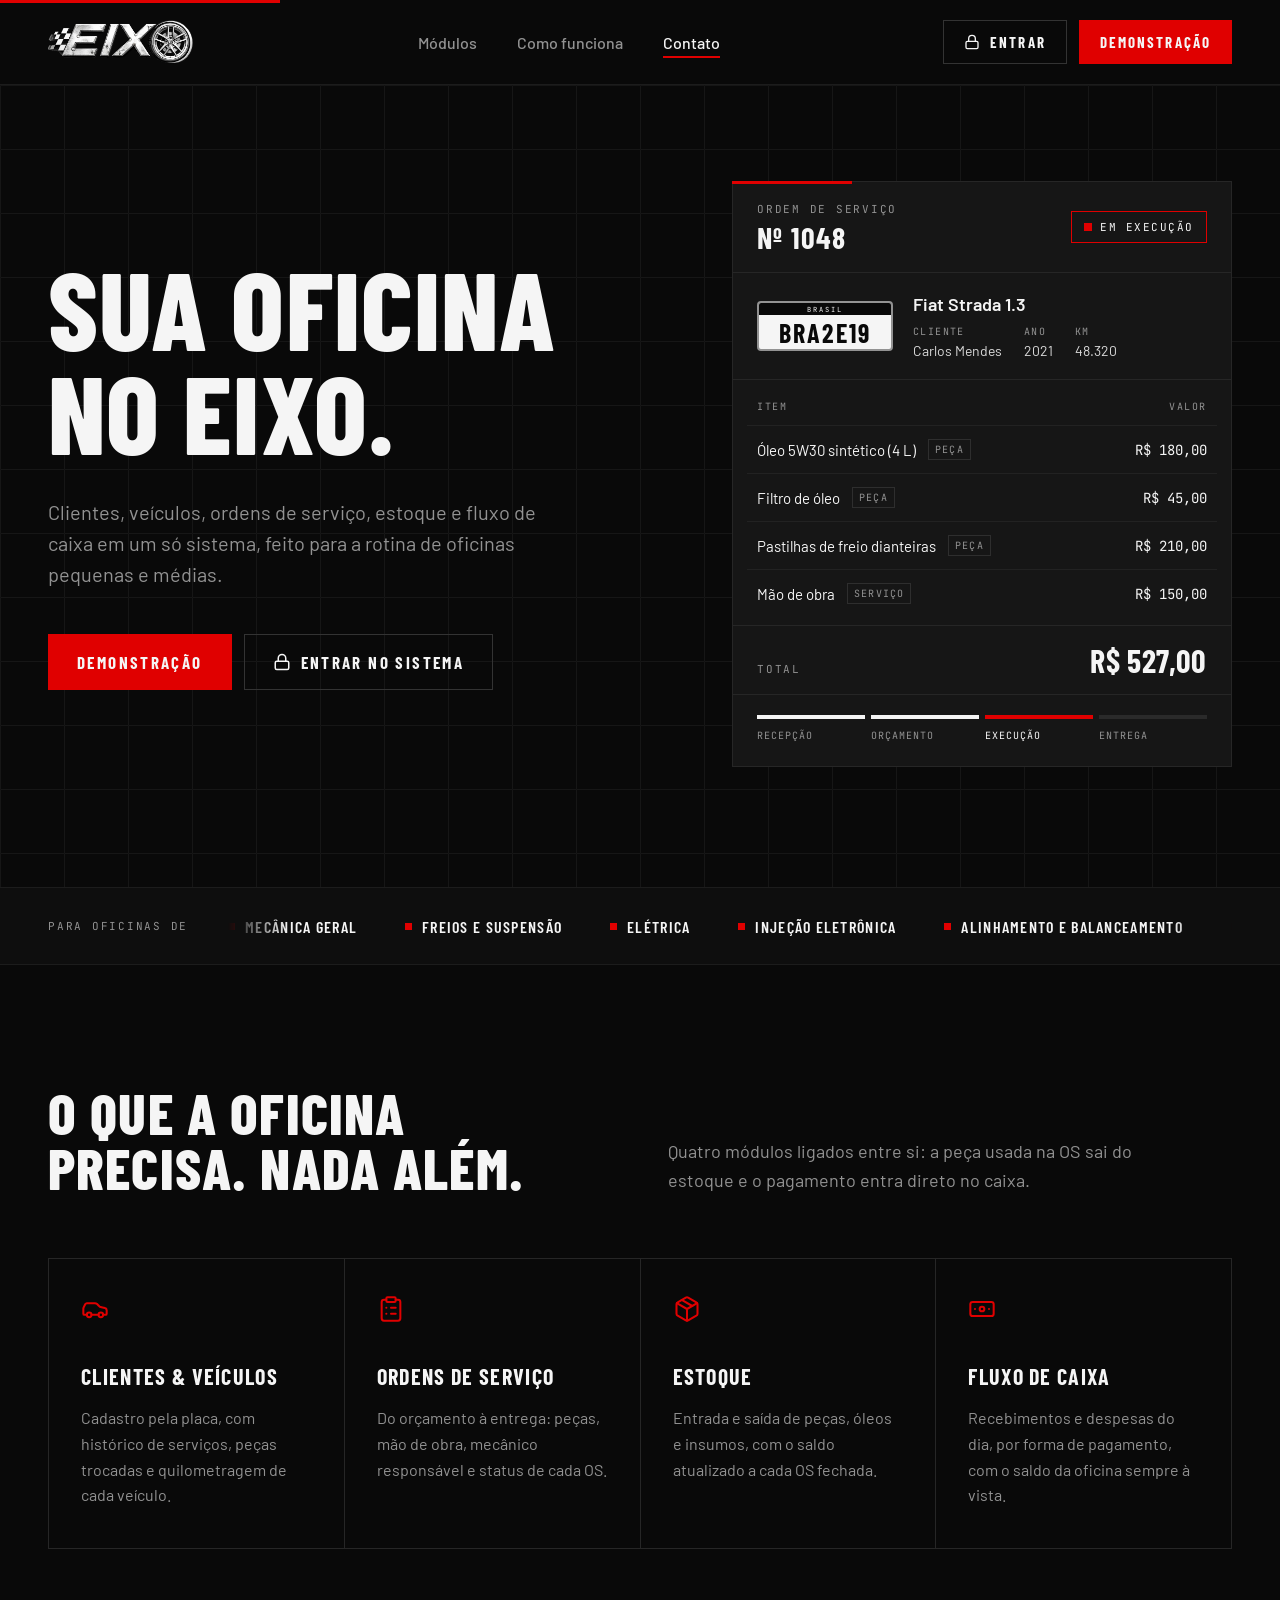
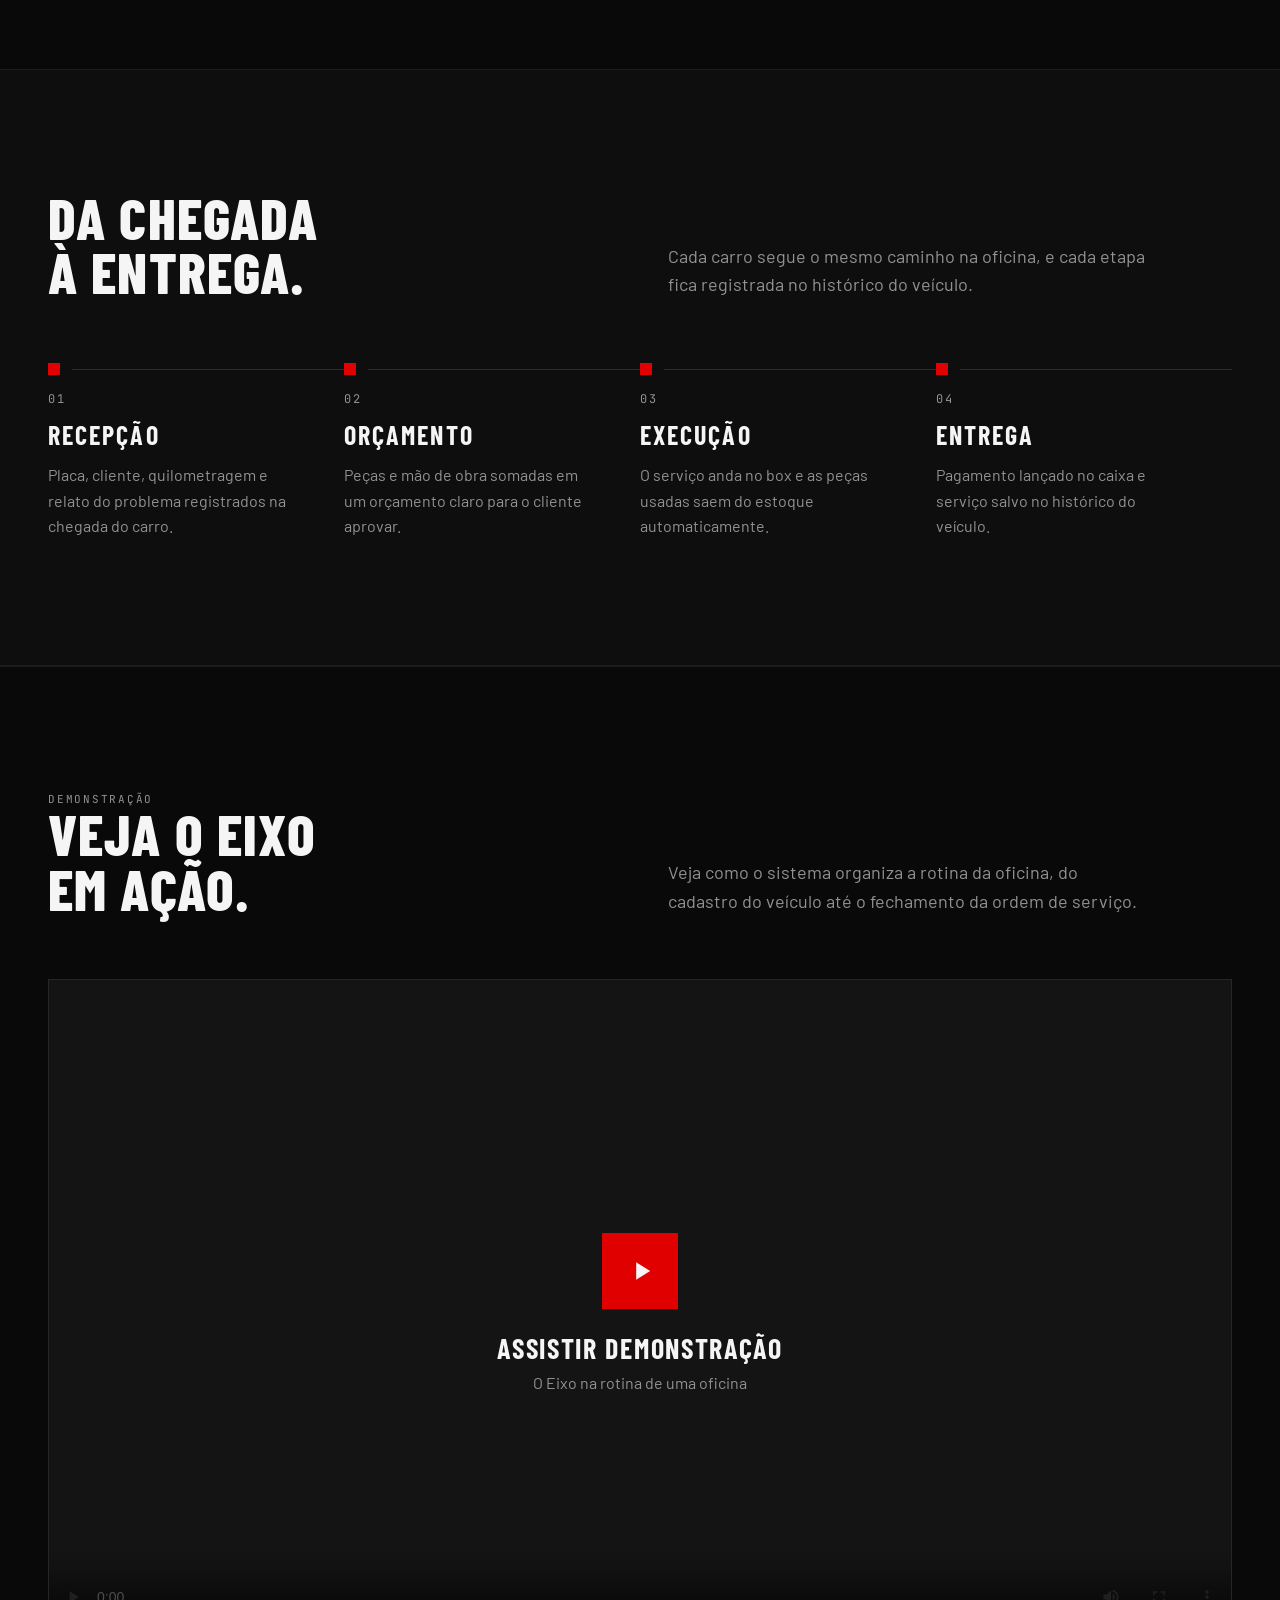
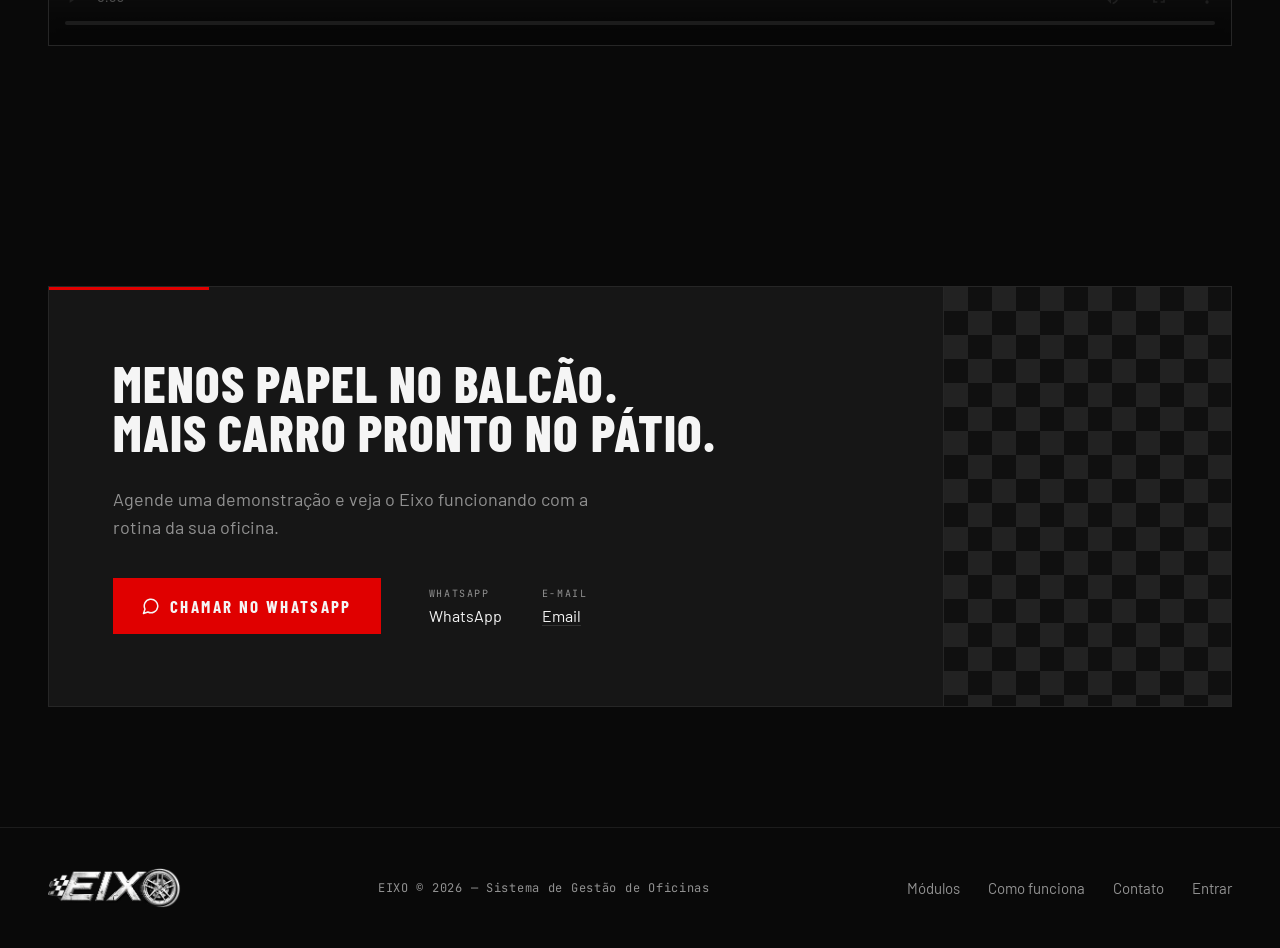
<file: index.html>
<!doctype html>
<html lang="pt-BR">
<head>
  <meta charset="utf-8">
  <meta name="viewport" content="width=device-width, initial-scale=1">
  <title>Eixo</title>
  <meta name="description" content="Clientes, veículos, ordens de serviço, estoque e fluxo de caixa em um só sistema, feito para oficinas pequenas e médias.">
  <link rel="icon" type="image/png" href="assets/images/landing/icon_branco.png">
  <link rel="preconnect" href="https://fonts.googleapis.com">
  <link rel="preconnect" href="https://fonts.gstatic.com" crossorigin>
  <link rel="stylesheet" href="https://fonts.googleapis.com/css2?family=Barlow+Condensed:wght@600;700;800&family=Barlow:wght@400;500;600&family=JetBrains+Mono:wght@400;500&display=swap">
  <link rel="stylesheet" href="landing/landing.css">
  <script>if (!matchMedia('(prefers-reduced-motion: reduce)').matches) document.documentElement.classList.add('anima');</script>
  <script src="landing/landing.js" defer></script>
</head>
<body id="topo">

  <div class="barra-topo" aria-hidden="true"><span class="barra-topo__progresso"></span></div>

  <header class="cabecalho" id="cabecalho">
    <div class="container cabecalho__conteudo">
      <a href="#topo" class="cabecalho__logo" aria-label="Eixo, voltar ao início">
        <img src="assets/images/landing/eixo_branco.png" alt="Eixo — Sistema de Gerenciamento de Oficina" width="132" height="44">
      </a>

      <nav class="cabecalho__nav" id="menu" aria-label="Principal">
        <a class="link-nav" href="#modulos">Módulos</a>
        <a class="link-nav" href="#como-funciona">Como funciona</a>
        <a class="link-nav" href="#contato">Contato</a>
        <a class="btn btn--primario menu__demo" href="#video">Demonstração</a>
      </nav>

      <div class="cabecalho__acoes">
        <a class="btn btn--contorno btn--pequeno" href="login/login.html">
          <svg class="icone" width="16" height="16" viewBox="0 0 24 24" aria-hidden="true"><rect width="18" height="11" x="3" y="11" rx="2" ry="2"/><path d="M7 11V7a5 5 0 0 1 10 0v4"/></svg>
          Entrar
        </a>
        <a class="btn btn--primario btn--pequeno cabecalho__demo" href="#video">Demonstração</a>
        <button class="menu-btn" type="button" aria-expanded="false" aria-controls="menu" aria-label="Abrir menu"><span></span><span></span><span></span></button>
      </div>
    </div>
  </header>

  <main>
    <section class="hero">
      <div class="container hero__conteudo">
        <div class="hero__texto">
          <h1 class="hero__titulo"><span class="linha"><span>Sua oficina</span></span><span class="linha"><span>no eixo.</span></span></h1>
          <p class="hero__descricao entra" style="--d:3">Clientes, veículos, ordens de serviço, estoque e fluxo de caixa em um só sistema, feito para a rotina de oficinas pequenas e médias.</p>
          <div class="hero__botoes entra" style="--d:4">
            <a class="btn btn--primario" href="#video">Demonstração</a>
            <a class="btn btn--contorno" href="login/login.html">
              <svg class="icone" width="18" height="18" viewBox="0 0 24 24" aria-hidden="true"><rect width="18" height="11" x="3" y="11" rx="2" ry="2"/><path d="M7 11V7a5 5 0 0 1 10 0v4"/></svg>
              Entrar no sistema
            </a>
          </div>
        </div>

        <!-- Exemplo de ordem de serviço -->
        <article class="os entra" style="--d:2" aria-label="Exemplo de ordem de serviço no Eixo">
          <div class="os__topo">
            <div class="os__numero">
              <span class="rotulo">Ordem de serviço</span>
              <span class="os__codigo">Nº 1048</span>
            </div>
            <span class="status"><span class="status__ponto"></span>Em execução</span>
          </div>

          <div class="os__veiculo">
            <div class="placa" role="img" aria-label="Placa BRA2E19">
              <div class="placa__faixa">BRASIL</div>
              <div class="placa__numero">BRA2E19</div>
            </div>
            <div class="os__veiculo-info">
              <span class="os__modelo">Fiat Strada 1.3</span>
              <dl class="os__dados">
                <div><dt class="rotulo">Cliente</dt><dd>Carlos Mendes</dd></div>
                <div><dt class="rotulo">Ano</dt><dd>2021</dd></div>
                <div><dt class="rotulo">Km</dt><dd>48.320</dd></div>
              </dl>
            </div>
          </div>

          <div class="os__itens">
            <div class="os__itens-cabecalho rotulo"><span>Item</span><span>Valor</span></div>
            <div class="os__item">
              <div class="os__item-nome"><span>Óleo 5W30 sintético (4 L)</span><span class="tag">Peça</span></div>
              <span class="os__valor">R$ 180,00</span>
            </div>
            <div class="os__item">
              <div class="os__item-nome"><span>Filtro de óleo</span><span class="tag">Peça</span></div>
              <span class="os__valor">R$ 45,00</span>
            </div>
            <div class="os__item">
              <div class="os__item-nome"><span>Pastilhas de freio dianteiras</span><span class="tag">Peça</span></div>
              <span class="os__valor">R$ 210,00</span>
            </div>
            <div class="os__item">
              <div class="os__item-nome"><span>Mão de obra</span><span class="tag">Serviço</span></div>
              <span class="os__valor">R$ 150,00</span>
            </div>
          </div>

          <div class="os__total">
            <span class="rotulo">Total</span>
            <span class="os__total-valor" data-total="585">R$ 585,00</span>
          </div>

          <ol class="os__etapas" aria-label="Etapa atual: execução">
            <li class="os__etapa os__etapa--feita">Recepção</li>
            <li class="os__etapa os__etapa--feita">Orçamento</li>
            <li class="os__etapa os__etapa--atual" aria-current="step">Execução</li>
            <li class="os__etapa">Entrega</li>
          </ol>
        </article>
      </div>
    </section>

    <!-- ESPECIALIDADES -->
    <section class="faixa" aria-label="Tipos de oficina atendidos">
      <div class="container faixa__conteudo">
        <span class="rotulo">Para oficinas de</span>
        <div class="faixa__janela"><ul class="faixa__lista">
          <li>Mecânica geral</li>
          <li>Freios e suspensão</li>
          <li>Elétrica</li>
          <li>Injeção eletrônica</li>
          <li>Alinhamento e balanceamento</li>
        </ul></div>
      </div>
    </section>

    <!-- MÓDULOS -->
    <section class="secao" id="modulos">
      <div class="container">
        <div class="secao__cabecalho revela">
          <h2 class="secao__titulo">O que a oficina precisa. Nada além.</h2>
          <p class="secao__descricao">Quatro módulos ligados entre si: a peça usada na OS sai do estoque e o pagamento entra direto no caixa.</p>
        </div>

        <div class="modulos">
          <div class="modulo revela" style="--d:0">
            <svg class="icone icone--destaque" width="28" height="28" viewBox="0 0 24 24" aria-hidden="true"><path d="M19 17h2c.6 0 1-.4 1-1v-3c0-.9-.7-1.7-1.5-1.9C18.7 10.6 16 10 16 10s-1.3-1.4-2.2-2.3c-.5-.4-1.1-.7-1.8-.7H5c-.6 0-1.1.4-1.4.9l-1.4 2.9A3.7 3.7 0 0 0 2 12v4c0 .6.4 1 1 1h2"/><circle cx="7" cy="17" r="2"/><path d="M9 17h6"/><circle cx="17" cy="17" r="2"/></svg>
            <h3 class="modulo__titulo">Clientes &amp; Veículos</h3>
            <p class="modulo__texto">Cadastro pela placa, com histórico de serviços, peças trocadas e quilometragem de cada veículo.</p>
          </div>

          <div class="modulo revela" style="--d:1">
            <svg class="icone icone--destaque" width="28" height="28" viewBox="0 0 24 24" aria-hidden="true"><rect width="8" height="4" x="8" y="2" rx="1" ry="1"/><path d="M16 4h2a2 2 0 0 1 2 2v14a2 2 0 0 1-2 2H6a2 2 0 0 1-2-2V6a2 2 0 0 1 2-2h2"/><path d="M12 11h4"/><path d="M12 16h4"/><path d="M8 11h.01"/><path d="M8 16h.01"/></svg>
            <h3 class="modulo__titulo">Ordens de Serviço</h3>
            <p class="modulo__texto">Do orçamento à entrega: peças, mão de obra, mecânico responsável e status de cada OS.</p>
          </div>

          <div class="modulo revela" style="--d:2">
            <svg class="icone icone--destaque" width="28" height="28" viewBox="0 0 24 24" aria-hidden="true"><path d="m7.5 4.27 9 5.15"/><path d="M21 8a2 2 0 0 0-1-1.73l-7-4a2 2 0 0 0-2 0l-7 4A2 2 0 0 0 3 8v8a2 2 0 0 0 1 1.73l7 4a2 2 0 0 0 2 0l7-4A2 2 0 0 0 21 16Z"/><path d="m3.3 7 8.7 5 8.7-5"/><path d="M12 22V12"/></svg>
            <h3 class="modulo__titulo">Estoque</h3>
            <p class="modulo__texto">Entrada e saída de peças, óleos e insumos, com o saldo atualizado a cada OS fechada.</p>
          </div>

          <div class="modulo revela" style="--d:3">
            <svg class="icone icone--destaque" width="28" height="28" viewBox="0 0 24 24" aria-hidden="true"><rect width="20" height="12" x="2" y="6" rx="2"/><circle cx="12" cy="12" r="2"/><path d="M6 12h.01M18 12h.01"/></svg>
            <h3 class="modulo__titulo">Fluxo de Caixa</h3>
            <p class="modulo__texto">Recebimentos e despesas do dia, por forma de pagamento, com o saldo da oficina sempre à vista.</p>
          </div>
        </div>
      </div>
    </section>

    <!-- COMO FUNCIONA -->
    <section class="secao secao--escura" id="como-funciona">
      <div class="container">
        <div class="secao__cabecalho revela">
          <h2 class="secao__titulo">Da chegada<br>à entrega.</h2>
          <p class="secao__descricao">Cada carro segue o mesmo caminho na oficina, e cada etapa fica registrada no histórico do veículo.</p>
        </div>

        <ol class="etapas" data-etapas>
          <li class="etapa" style="--d:0">
            <div class="etapa__trilho" aria-hidden="true"></div>
            <span class="etapa__numero">01</span>
            <h3 class="etapa__titulo">Recepção</h3>
            <p class="etapa__texto">Placa, cliente, quilometragem e relato do problema registrados na chegada do carro.</p>
          </li>
          <li class="etapa" style="--d:1">
            <div class="etapa__trilho" aria-hidden="true"></div>
            <span class="etapa__numero">02</span>
            <h3 class="etapa__titulo">Orçamento</h3>
            <p class="etapa__texto">Peças e mão de obra somadas em um orçamento claro para o cliente aprovar.</p>
          </li>
          <li class="etapa" style="--d:2">
            <div class="etapa__trilho" aria-hidden="true"></div>
            <span class="etapa__numero">03</span>
            <h3 class="etapa__titulo">Execução</h3>
            <p class="etapa__texto">O serviço anda no box e as peças usadas saem do estoque automaticamente.</p>
          </li>
          <li class="etapa" style="--d:3">
            <div class="etapa__trilho" aria-hidden="true"></div>
            <span class="etapa__numero">04</span>
            <h3 class="etapa__titulo">Entrega</h3>
            <p class="etapa__texto">Pagamento lançado no caixa e serviço salvo no histórico do veículo.</p>
          </li>
        </ol>
      </div>
    </section>
    <!-- DEMONSTRAÇÃO EM VÍDEO -->
    <section class="secao video-demo" id="video">
      <div class="container">
        <div class="secao__cabecalho revela">
          <div>
            <span class="rotulo">Demonstração</span>
            <h2 class="secao__titulo">Veja o Eixo<br>em ação.</h2>
          </div>
          <p class="secao__descricao">
            Veja como o sistema organiza a rotina da oficina,
            do cadastro do veículo até o fechamento da ordem de serviço.
          </p>
        </div>

        <div class="video-demo__container revela">
          <video class="video-demo__video" src="assets/videos/videoExemplo.mp4" preload="metadata" playsinline controls title="Demonstração do Eixo"></video>
          <button class="video-demo__capa" type="button" aria-label="Reproduzir a demonstração do Eixo">
            <span class="video-demo__play"><svg width="28" height="28" viewBox="0 0 24 24" aria-hidden="true"><path d="M7 4.5v15l12-7.5z"/></svg></span>
            <span class="video-demo__texto"><strong>Assistir demonstração</strong><span>O Eixo na rotina de uma oficina</span></span>
          </button>
        </div>
      </div>
    </section>

    <!-- CONTATO -->
    <section class="secao" id="contato">
      <div class="container">
        <div class="cta revela">
          <div class="cta__conteudo">
            <h2 class="secao__titulo cta__titulo">Menos papel no balcão.<br>Mais carro pronto no pátio.</h2>
            <p class="secao__descricao">Agende uma demonstração e veja o Eixo funcionando com a rotina da sua oficina.</p>
            <div class="cta__acoes">
            
              <a class="btn btn--primario" href="https://wa.me/5547999531753" target="_blank" rel="noopener">
                <svg class="icone" width="18" height="18" viewBox="0 0 24 24" aria-hidden="true"><path d="M7.9 20A9 9 0 1 0 4 16.1L2 22Z"/></svg>
                Chamar no WhatsApp
              </a>
              <dl class="cta__contatos">
                <div><dt class="rotulo">WhatsApp</dt><dd>WhatsApp</dd></div>
                <div><dt class="rotulo">E-mail</dt><dd><a href="mailto:eixogerenciamento@gmail.com">Email</a></dd></div>
              </dl>
            </div>
          </div>
          <div class="cta__quadriculado" aria-hidden="true"></div>
        </div>
      </div>
    </section>

  </main>

  <footer class="rodape">
    <div class="container rodape__conteudo">
      <img src="assets/images/landing/eixo_branco.png" alt="Eixo" width="120" height="40">
      <span class="rodape__copy">EIXO © 2026 — Sistema de Gestão de Oficinas</span>
      <nav class="rodape__nav" aria-label="Rodapé">
        <a class="link-nav" href="#modulos">Módulos</a>
        <a class="link-nav" href="#como-funciona">Como funciona</a>
        <a class="link-nav" href="#contato">Contato</a>
        <a class="link-nav" href="login/login.html">Entrar</a>
      </nav>
    </div>
  </footer>

</body>
</html>
</file>
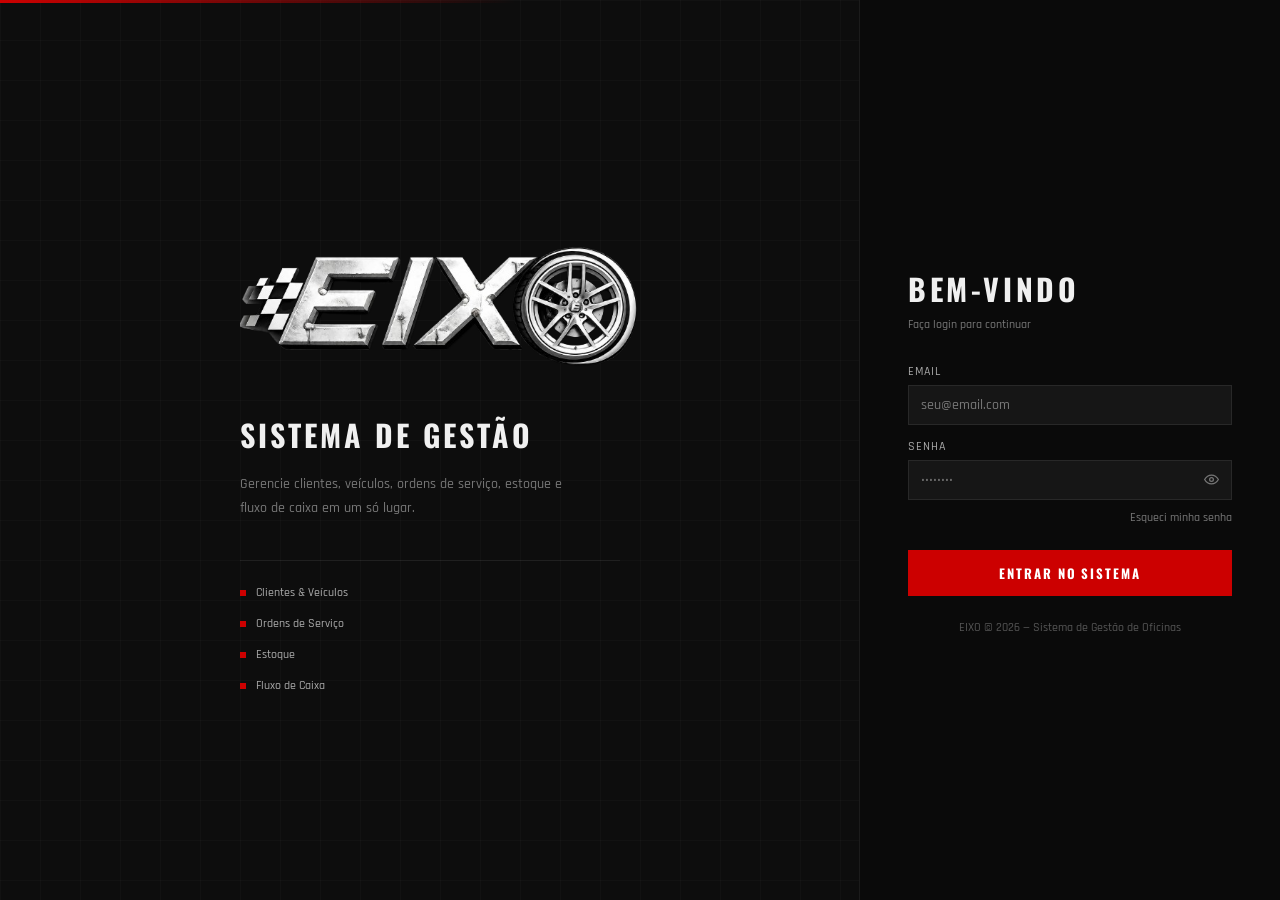
<file: clientes/clientes.html>
<!DOCTYPE html>
<html lang="pt-BR">
<head>
  <meta charset="UTF-8">
  <meta name="viewport" content="width=device-width, initial-scale=1.0">
  <title>EIXO | Clientes</title>
  
  <link rel="icon" type="image/png" href="../assets/images/icon.png" >
  <link rel="stylesheet" href="../global/css/global.css">
  <link rel="stylesheet" href="../global/css/menu.css">
  <link rel="stylesheet" href="../global/css/toast.css">
  <link rel="stylesheet" href="./clientes.css">
</head>
<body>
  <div class="app-layout">
    <div data-menu></div>

    <div class="app-content">
      <header data-header></header>

      <main class="app-main clientes-page app-main--lista">
        <div class="clientes-topbar">
          <div class="clientes-title-block">
            <h1 class="page-title">Clientes</h1>
            <p class="clientes-subtitle" id="clientesCount">Carregando...</p>
          </div>

          <div class="clientes-actions">
            <div class="clientes-search-wrap">
              <svg viewBox="0 0 24 24" aria-hidden="true">
                <circle cx="11" cy="11" r="7"></circle>
                <path d="m20 20-3.8-3.8"></path>
              </svg>
              <input id="buscaCliente" type="search" placeholder="Buscar..." autocomplete="off" aria-label="Buscar cliente">
            </div>
            <button
  class="btn btn-secondary btn-filtro-clientes"
  type="button"
  id="btnFiltroClientes"
  aria-label="Filtrar clientes"
>
  Todos
</button>

            <button class="btn btn-primary btn-novo-cliente" type="button" id="btnNovoCliente">+ Novo</button>
          </div>
        </div>

        <section class="clientes-list-shell painel-lista">
          <div class="clientes-loading painel-lista-estado" id="clientesLoading">
            <span class="loading-spinner"></span>
            <span>Carregando clientes...</span>
          </div>

          <div class="clientes-list hidden" id="clientesList" aria-live="polite"></div>

          <div class="clientes-empty painel-lista-estado hidden" id="clientesEmpty">
            <strong>Nenhum cliente encontrado</strong>
            <span id="clientesEmptyText">Cadastre o primeiro cliente da oficina.</span>
          </div>
        </section>
      </main>
    </div>
  </div>

  <div class="modal-backdrop hidden" id="clienteModal" aria-hidden="true">
    <section class="cliente-modal" role="dialog" aria-modal="true" aria-labelledby="clienteModalTitle">
      <div class="cliente-modal-header">
        <div>
          <span class="cliente-modal-eyebrow" id="clienteModalEyebrow">Cadastro</span>
          <h2 id="clienteModalTitle">Novo cliente</h2>
        </div>
        <button class="modal-close" type="button" id="btnFecharModal" aria-label="Fechar">×</button>
      </div>

      <form id="clienteForm" novalidate>
        <div class="cliente-form-grid">
          <div class="form-field form-field-full">
            <label for="nomeCliente">Nome *</label>
            <input id="nomeCliente" name="nomeCliente" type="text" maxlength="150" autocomplete="name" required>
            <small class="field-error" data-error-for="nomeCliente"></small>
          </div>

          <div class="form-field">
            <label for="cpfCnpj">CPF/CNPJ</label>
            <input id="cpfCnpj" name="cpfCnpj" type="text" maxlength="18" inputmode="numeric" autocomplete="off">
            <small class="field-error" data-error-for="cpfCnpj"></small>
          </div>

          <div class="form-field">
            <label for="telefone">Telefone *</label>
            <input id="telefone" name="telefone" type="tel" maxlength="15" inputmode="numeric" autocomplete="tel" required>
            <small class="field-error" data-error-for="telefone"></small>
          </div>

          <div class="form-field form-field-full">
            <label for="email">E-mail *</label>
            <input id="email" name="email" type="email" maxlength="150" autocomplete="email" required>
            <small class="field-error" data-error-for="email"></small>
          </div>

          <div class="form-field form-field-full hidden" id="statusField">
            <label for="statusCliente">Status *</label>
            <select id="statusCliente" name="status">
              <option value="Ativo">Ativo</option>
              <option value="Inativo">Inativo</option>
            </select>
            <small class="field-error" data-error-for="status"></small>
          </div>
        </div>

        <div class="cliente-modal-actions">
          <button class="btn btn-secondary" type="button" id="btnCancelarCliente">Cancelar</button>
          <button class="btn btn-primary" type="submit" id="btnSalvarCliente">Salvar cliente</button>
        </div>
      </form>
    </section>
  </div>

  <div class="modal-backdrop hidden" id="deleteClienteModal" aria-hidden="true">
    <section class="delete-modal" role="dialog" aria-modal="true" aria-labelledby="deleteClienteTitle">
      <div class="delete-modal-header">
        <h2 id="deleteClienteTitle">Excluir cliente?</h2>
        <button class="modal-close" type="button" id="btnFecharDeleteCliente" aria-label="Fechar">×</button>
      </div>
      <div class="delete-modal-body">
        <p>Deseja realmente excluir <strong id="deleteClienteNome">—</strong>?</p>
        <span>Só clientes sem veículos, orçamentos ou ordens de serviço podem ser excluídos. Os demais devem ser inativados.</span>
      </div>
      <div class="delete-modal-actions">
        <button class="btn btn-secondary" type="button" id="btnCancelarDeleteCliente">Cancelar</button>
        <button class="btn btn-danger" type="button" id="btnConfirmarDeleteCliente">Excluir</button>
      </div>
    </section>
  </div>

  <script src="../global/js/config.js"></script>
  <script src="../global/js/api.js"></script>
  <script src="../global/js/session.js"></script>
  <script src="../global/js/menu.js"></script>
  <script src="../global/js/layout.js"></script>
  <script src="../global/js/toast.js"></script>
  <script src="../global/js/formatters.js"></script>
  <script src="./clientes.js"></script>
</body>
</html>
</file>
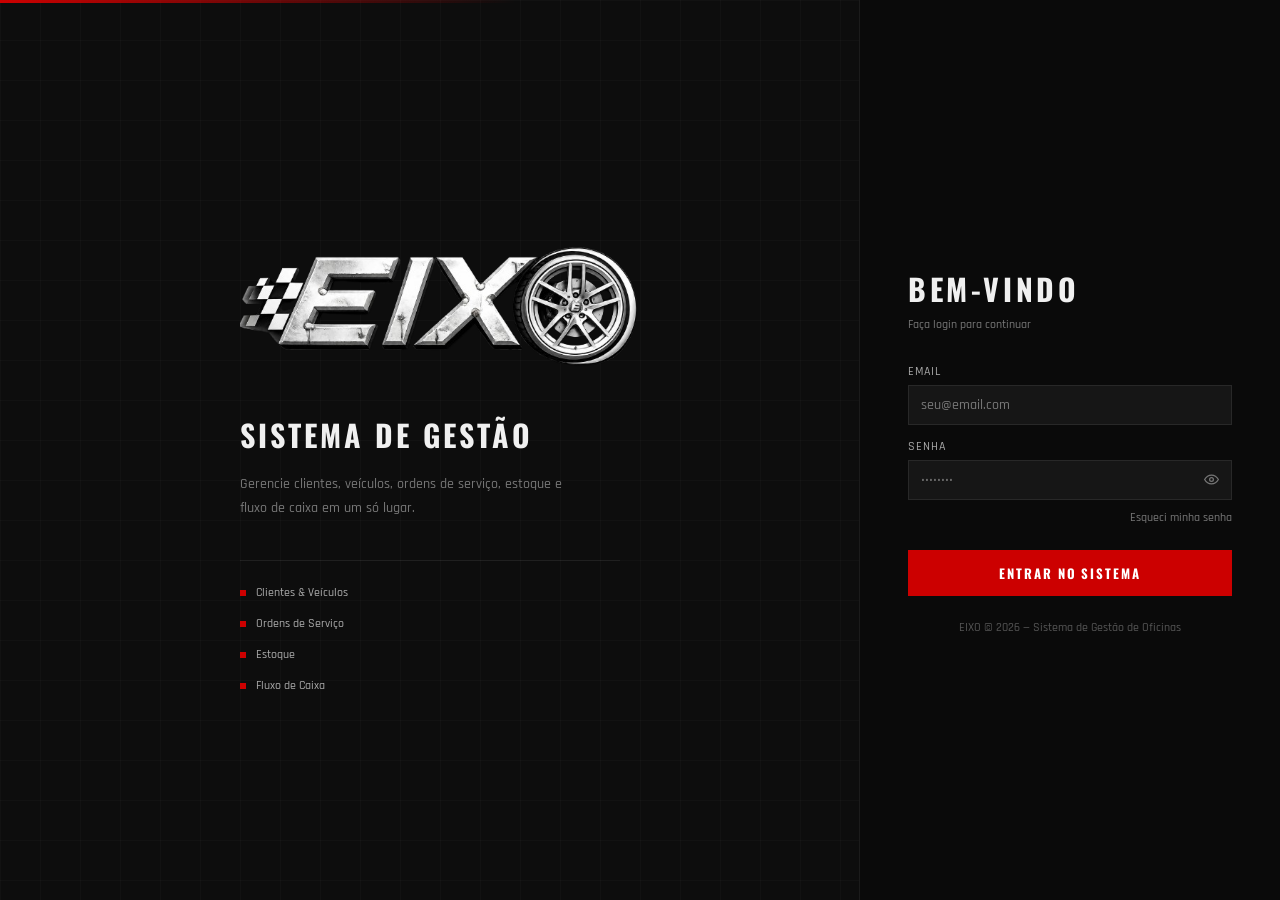
<file: dashboard/dashboard.html>
<!DOCTYPE html>
<html lang="pt-BR">
<head>
  <meta charset="UTF-8">
  <meta name="viewport" content="width=device-width, initial-scale=1.0">
  <title>EIXO | Dashboard</title>
  
  <link rel="icon" type="image/png" href="../assets/images/icon.png" >
  <link rel="stylesheet" href="../global/css/global.css">
  <link rel="stylesheet" href="../global/css/menu.css">
  <link rel="stylesheet" href="../global/css/toast.css">
  <link rel="stylesheet" href="./dashboard.css">
</head>
<body>
  <div class="app-layout">
    <div data-menu></div>

    <div class="app-content">
      <header data-header></header>

      <main class="app-main dashboard-page">
        <section class="dashboard-topbar">
          <div>
            <h1 class="page-title">Dashboard</h1>
            <p class="page-subtitle" id="dashboardSubtitle">Visão geral da oficina</p>
          </div>

          <div class="dashboard-period" aria-label="Filtro de período">
            <button type="button" data-period="7">7 dias</button>
            <button type="button" data-period="30" class="active">30 dias</button>
            <button type="button" data-period="90">90 dias</button>
            <button type="button" data-period="365">12 meses</button>
            <button type="button" data-period="all">Tudo</button>
          </div>
        </section>

        <section class="dashboard-alerts" id="dashboardAlerts"></section>

        <section class="dashboard-kpis">
          <article class="dashboard-kpi">
            <div class="dashboard-kpi-head">
              <span>Entradas do período</span>
              <span class="dashboard-kpi-icon">R$</span>
            </div>
            <strong id="kpiReceita">R$ 0,00</strong>
            <div class="dashboard-kpi-foot" id="kpiReceitaFoot">—</div>
            <i class="dashboard-kpi-line positive"></i>
          </article>

          <article class="dashboard-kpi">
            <div class="dashboard-kpi-head">
              <span>Ordens em aberto</span>
              <span class="dashboard-kpi-icon">OS</span>
            </div>
            <strong id="kpiOrdensAbertas">0</strong>
            <div class="dashboard-kpi-foot" id="kpiOrdensFoot">—</div>
            <i class="dashboard-kpi-line danger"></i>
          </article>

          <article class="dashboard-kpi">
            <div class="dashboard-kpi-head">
              <span>Clientes ativos</span>
              <span class="dashboard-kpi-icon">CL</span>
            </div>
            <strong id="kpiClientes">0</strong>
            <div class="dashboard-kpi-foot">cadastros ativos atualmente</div>
            <i class="dashboard-kpi-line positive"></i>
          </article>

          <article class="dashboard-kpi">
            <div class="dashboard-kpi-head">
              <span>Estoque baixo</span>
              <span class="dashboard-kpi-icon">ET</span>
            </div>
            <strong id="kpiEstoque">0</strong>
            <div class="dashboard-kpi-foot" id="kpiEstoqueFoot">itens abaixo do mínimo</div>
            <i class="dashboard-kpi-line warning"></i>
          </article>
        </section>

        <section class="dashboard-grid dashboard-grid-top">
          <article class="dashboard-panel dashboard-panel-wide">
            <header class="dashboard-panel-head">
              <div>
                <h2>Fluxo Financeiro</h2>
                <p id="financialChartSubtitle">Entradas e saídas do período</p>
              </div>
              <div class="dashboard-chart-legend">
                <span><i class="legend-dot income"></i>Entradas</span>
                <span><i class="legend-dot outcome"></i>Saídas</span>
              </div>
            </header>
            <div class="dashboard-chart" id="financialChart"></div>
          </article>

          <article class="dashboard-panel">
            <header class="dashboard-panel-head">
              <div>
                <h2>Categorias Financeiras</h2>
                <p>Distribuição das movimentações</p>
              </div>
            </header>
            <div class="dashboard-donut-wrap">
              <div class="dashboard-donut" id="categoryDonut"></div>
              <div class="dashboard-donut-center">
                <strong id="categoryTotal">R$ 0</strong>
                <span>movimentado</span>
              </div>
            </div>
            <div class="dashboard-category-list" id="categoryLegend"></div>
          </article>
        </section>

        <section class="dashboard-grid dashboard-grid-bottom">
          <article class="dashboard-panel">
            <header class="dashboard-panel-head">
              <div>
                <h2>Produção</h2>
                <p>Aberturas vs fechamentos</p>
              </div>
            </header>
            <div class="dashboard-chart dashboard-bar-chart" id="productionChart"></div>
          </article>

          <article class="dashboard-panel dashboard-panel-wide recent-panel">
            <header class="dashboard-panel-head">
              <div>
                <h2>Ordens Recentes</h2>
                <p>Últimas movimentações da oficina</p>
              </div>
            </header>
            <div class="dashboard-table-wrap">
              <table class="dashboard-table">
                <thead>
                  <tr>
                    <th>OS</th>
                    <th>Cliente</th>
                    <th>Veículo</th>
                    <th>Abertura</th>
                    <th>Total</th>
                    <th>Status</th>
                  </tr>
                </thead>
                <tbody id="recentOrdersBody"></tbody>
              </table>
            </div>
          </article>
        </section>

        <section class="dashboard-loading hidden" id="dashboardLoading">
          <span class="dashboard-spinner"></span>
          <span>Carregando indicadores...</span>
        </section>
      </main>
    </div>
  </div>

  <script src="../global/js/config.js"></script>
  <script src="../global/js/api.js"></script>
  <script src="../global/js/session.js"></script>
  <script src="../global/js/formatters.js"></script>
  <script src="../global/js/menu.js"></script>
  <script src="../global/js/layout.js"></script>
  <script src="../global/js/toast.js"></script>
  <script src="./dashboard.js"></script>
</body>
</html>
</file>
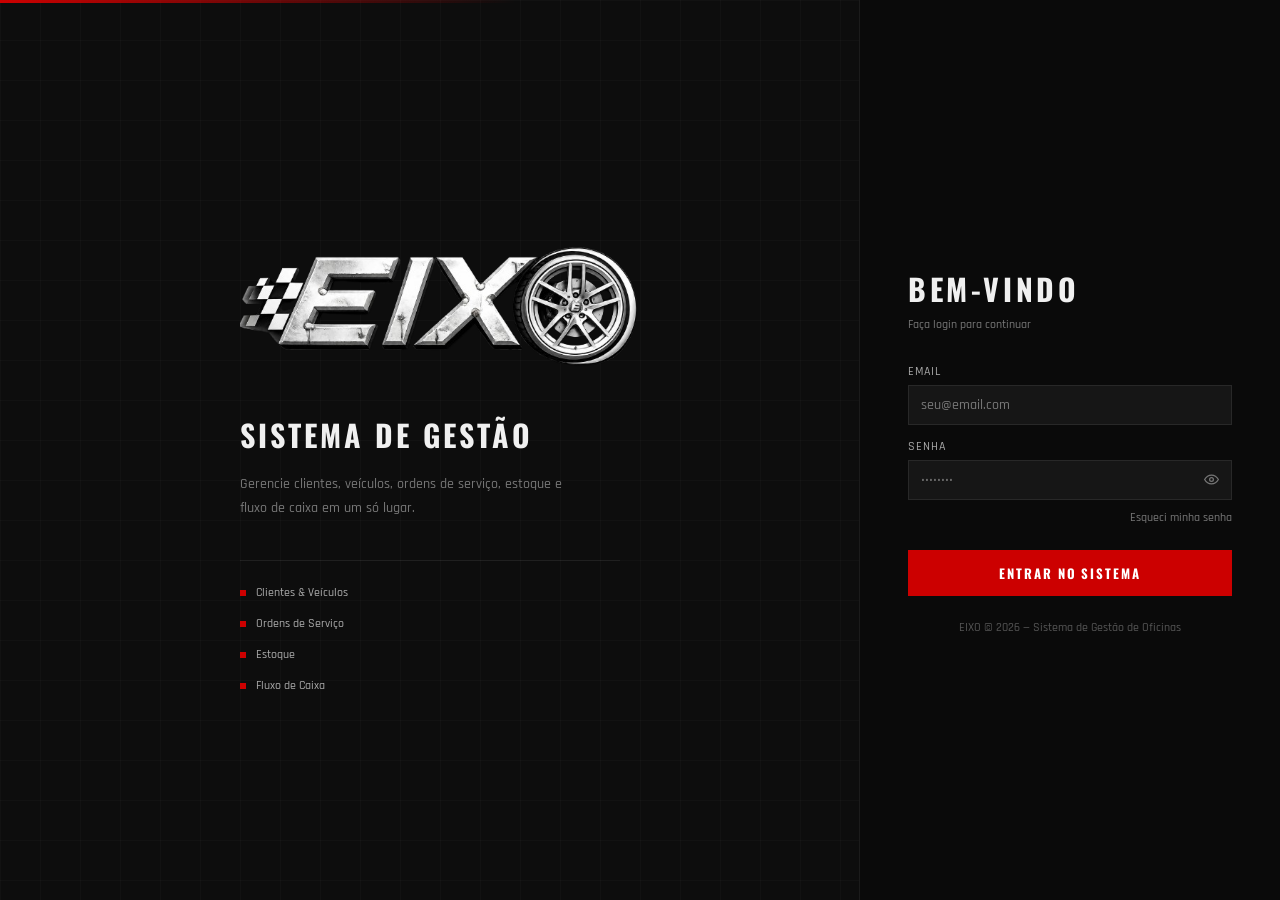
<file: estoque/estoque.html>
<!DOCTYPE html>
<html lang="pt-BR">
<head>
  <meta charset="UTF-8">
  <meta name="viewport" content="width=device-width, initial-scale=1.0">
  <title>EIXO | Estoque</title>
  
  <link rel="icon" type="image/png" href="../assets/images/icon.png" >
  <link rel="stylesheet" href="../global/css/global.css">
  <link rel="stylesheet" href="../global/css/menu.css">
  <link rel="stylesheet" href="../global/css/toast.css">
  <link rel="stylesheet" href="./estoque.css">
</head>
<body>
  <div class="app-layout">
    <div data-menu></div>
    <div class="app-content">
      <header data-header></header>

      <main class="app-main estoque-page app-main--lista">
        <div class="estoque-topbar">
          <div>
            <h1 class="page-title">Estoque</h1>
            <p class="estoque-subtitle" id="estoqueCount">Carregando...</p>
          </div>

          <div class="estoque-actions">
            <div class="estoque-search-wrap">
              <svg viewBox="0 0 24 24" aria-hidden="true">
                <circle cx="11" cy="11" r="7"></circle>
                <path d="m20 20-3.8-3.8"></path>
              </svg>
              <input id="buscaEstoque" type="search" placeholder="Buscar..." autocomplete="off" aria-label="Buscar item no estoque">
            </div>
            <button class="btn btn-secondary btn-filtro-estoque" type="button" id="btnFiltroSituacao" aria-label="Filtrar por situação" title="Alternar entre peças ativas, inativas e todas">Ativas</button>
            <button class="btn btn-primary btn-novo-estoque" type="button" id="btnNovaPeca">+ Novo</button>
          </div>
        </div>

        <section class="estoque-table-shell painel-lista">
          <div class="estoque-loading painel-lista-estado" id="estoqueLoading">
            <span class="loading-spinner"></span>
            <span>Carregando estoque...</span>
          </div>

          <div class="estoque-table-wrap hidden" id="estoqueTableWrap">
            <table class="estoque-table">
              <thead>
                <tr>
                  <th>Código</th>
                  <th>Item</th>
                  <th>Categoria</th>
                  <th>Unidade</th>
                  <th>Qtd.</th>
                  <th>Mínimo</th>
                  <th>Preço Unit.</th>
                  <th>Valor Total</th>
                  <th>Status</th>
                  <th class="estoque-actions-col" aria-label="Ações"></th>
                </tr>
              </thead>
              <tbody id="estoqueTableBody"></tbody>
            </table>
          </div>

          <div class="estoque-empty painel-lista-estado hidden" id="estoqueEmpty">
            <strong>Nenhum item encontrado</strong>
            <span id="estoqueEmptyText">Cadastre o primeiro item do estoque.</span>
          </div>
        </section>
      </main>
    </div>
  </div>

  <div class="estoque-action-menu hidden" id="estoqueActionMenu" role="menu" aria-hidden="true">
    <button type="button" data-stock-action="entrada" role="menuitem">
      <span class="action-menu-icon">+</span>
      <span><strong>Entrada</strong><small>Adicionar ao estoque</small></span>
    </button>
    <button type="button" data-stock-action="saida" role="menuitem">
      <span class="action-menu-icon">−</span>
      <span><strong>Saída</strong><small>Remover do estoque</small></span>
    </button>
    <button type="button" data-stock-action="editar" role="menuitem">
      <span class="action-menu-icon">✎</span>
      <span><strong>Editar</strong><small>Alterar dados da peça</small></span>
    </button>
    <button type="button" data-stock-action="alternar-situacao" role="menuitem">
      <span class="action-menu-icon" id="acaoSituacaoIcone">⏸</span>
      <span><strong id="acaoSituacaoTitulo">Inativar</strong><small id="acaoSituacaoDescricao">Ocultar de orçamentos e OS</small></span>
    </button>
  </div>

  <!-- Cadastro / edição -->
  <div class="modal-backdrop hidden" id="pecaModal" aria-hidden="true">
    <section class="estoque-modal" role="dialog" aria-modal="true" aria-labelledby="pecaModalTitle">
      <div class="estoque-modal-header">
        <div>
          <h2 id="pecaModalTitle">Novo item</h2>
          <p id="pecaModalSubtitle">Cadastre uma nova peça no estoque.</p>
        </div>
        <button class="modal-close" type="button" id="btnFecharPecaModal" aria-label="Fechar">×</button>
      </div>

      <form id="pecaForm" novalidate>
        <div class="estoque-form-grid">
          <div class="form-field form-field-wide">
            <label for="nomePeca">Nome da peça *</label>
            <input id="nomePeca" name="nomePeca" type="text" maxlength="100" autocomplete="off" placeholder="Ex.: Filtro de óleo" required>
            <small class="field-error" data-error-for="nomePeca"></small>
          </div>

          <div class="form-field">
            <label for="categoria">Categoria *</label>
            <select id="categoria" name="categoria" required data-pesquisavel>
              <option value="">Selecione</option>
              <option value="Motor">Motor</option>
              <option value="Freios">Freios</option>
              <option value="Suspensao">Suspensão</option>
              <option value="Transmissao">Transmissão</option>
              <option value="Embreagem">Embreagem</option>
              <option value="Eletrica">Elétrica</option>
              <option value="Arrefecimento">Arrefecimento</option>
              <option value="Filtros">Filtros</option>
              <option value="Lubrificante">Lubrificante</option>
              <option value="Pneu">Pneu</option>
              <option value="Roda">Roda</option>
              <option value="Correia">Correia</option>
              <option value="Bateria">Bateria</option>
              <option value="Carroceria">Carroceria</option>
              <option value="Acessorios">Acessórios</option>
              <option value="Outros">Outros</option>
            </select>
            <small class="field-error" data-error-for="categoria"></small>
          </div>

          <div class="form-field">
            <label for="unidadeMedida">Unidade *</label>
            <select id="unidadeMedida" name="unidadeMedida" required>
              <option value="">Selecione</option>
              <option value="UN">UN</option>
              <option value="L">L</option>
              <option value="KG">KG</option>
              <option value="M">M</option>
              <option value="CX">CX</option>
            </select>
            <small class="field-error" data-error-for="unidadeMedida"></small>
          </div>

          <div class="form-field form-field-wide">
            <label for="codigoBarras">Código de barras</label>
            <input id="codigoBarras" name="codigoBarras" type="text" autocomplete="off" placeholder="Opcional">
            <small class="field-error" data-error-for="codigoBarras"></small>
          </div>

          <div class="form-field">
            <label for="quantidade">Quantidade *</label>
            <input id="quantidade" name="quantidade" type="text" inputmode="decimal" placeholder="0" required>
            <small class="field-help hidden" id="quantidadeEditHelp">Use Entrada ou Saída para alterar a quantidade.</small>
            <small class="field-error" data-error-for="quantidade"></small>
          </div>

          <div class="form-field">
            <label for="estoqueMinimo">Estoque mínimo *</label>
            <input id="estoqueMinimo" name="estoqueMinimo" type="text" inputmode="decimal" placeholder="0" required>
            <small class="field-error" data-error-for="estoqueMinimo"></small>
          </div>

          <div class="form-field form-field-wide">
            <label for="precoUnitario">Preço unitário *</label>
            <input id="precoUnitario" name="precoUnitario" type="text" inputmode="decimal" placeholder="R$ 0,00" required>
            <small class="field-help hidden" id="precoUnitarioEditHelp">Preço médio, recalculado automaticamente a cada Entrada.</small>
            <small class="field-error" data-error-for="precoUnitario"></small>
          </div>
        </div>

        <label class="campo-checkbox" id="registrarCompraInicialWrap">
          <input type="checkbox" id="registrarCompraInicial" checked>
          <span>Registrar a quantidade inicial como compra no fluxo de caixa</span>
        </label>

        <div class="estoque-modal-actions">
          <button class="btn btn-secondary" type="button" id="btnCancelarPeca">Cancelar</button>
          <button class="btn btn-primary" type="submit" id="btnSalvarPeca">Cadastrar</button>
        </div>
      </form>
    </section>
  </div>

  <!-- Entrada -->
  <div class="modal-backdrop hidden" id="entradaModal" aria-hidden="true">
    <section class="estoque-modal estoque-movimento-modal" role="dialog" aria-modal="true" aria-labelledby="entradaModalTitle">
      <div class="estoque-modal-header">
        <div>
          <h2 id="entradaModalTitle">Entrada de estoque</h2>
          <p id="entradaPecaNome">—</p>
        </div>
        <button class="modal-close" type="button" id="btnFecharEntradaModal" aria-label="Fechar">×</button>
      </div>
      <form id="entradaForm" novalidate>
        <div class="movimento-resumo">
          <span>Estoque atual</span>
          <strong id="entradaEstoqueAtual">—</strong>
        </div>
        <div class="estoque-form-grid">
          <div class="form-field">
            <label for="quantidadeEntrada">Quantidade de entrada *</label>
            <input id="quantidadeEntrada" type="text" inputmode="decimal" placeholder="0" required>
            <small class="field-error" data-error-for="quantidadeEntrada"></small>
          </div>
          <div class="form-field">
            <label for="precoUnitarioEntrada">Preço unitário da entrada *</label>
            <input id="precoUnitarioEntrada" type="text" inputmode="decimal" placeholder="R$ 0,00" required>
            <small class="field-error" data-error-for="precoUnitarioEntrada"></small>
          </div>
        </div>
        <label class="campo-checkbox">
          <input type="checkbox" id="registrarEntradaCaixa" checked>
          <span>Registrar como compra (saída) no fluxo de caixa</span>
        </label>
        <div class="estoque-modal-actions">
          <button class="btn btn-secondary" type="button" id="btnCancelarEntrada">Cancelar</button>
          <button class="btn btn-primary" type="submit" id="btnConfirmarEntrada">Confirmar entrada</button>
        </div>
      </form>
    </section>
  </div>

  <!-- Saída -->
  <div class="modal-backdrop hidden" id="saidaModal" aria-hidden="true">
    <section class="estoque-modal estoque-movimento-modal" role="dialog" aria-modal="true" aria-labelledby="saidaModalTitle">
      <div class="estoque-modal-header">
        <div>
          <h2 id="saidaModalTitle">Saída de estoque</h2>
          <p id="saidaPecaNome">—</p>
        </div>
        <button class="modal-close" type="button" id="btnFecharSaidaModal" aria-label="Fechar">×</button>
      </div>
      <form id="saidaForm" novalidate>
        <div class="movimento-resumo">
          <span>Estoque atual</span>
          <strong id="saidaEstoqueAtual">—</strong>
        </div>
        <div class="form-field">
          <label for="quantidadeSaida">Quantidade de saída *</label>
          <input id="quantidadeSaida" type="text" inputmode="decimal" placeholder="0" required>
          <small class="field-error" data-error-for="quantidadeSaida"></small>
        </div>
        <label class="campo-checkbox">
          <input type="checkbox" id="registrarSaidaCaixa">
          <span>Registrar como venda (entrada) no fluxo de caixa</span>
        </label>
        <div class="form-field hidden" id="valorVendaWrap">
          <label for="valorUnitarioVenda">Valor unitário de venda *</label>
          <input id="valorUnitarioVenda" type="text" inputmode="decimal" placeholder="R$ 0,00">
          <small class="field-help">Sugerido pelo preço médio da peça.</small>
          <small class="field-error" data-error-for="valorUnitarioVenda"></small>
        </div>
        <div class="estoque-modal-actions">
          <button class="btn btn-secondary" type="button" id="btnCancelarSaida">Cancelar</button>
          <button class="btn btn-primary" type="submit" id="btnConfirmarSaida">Confirmar saída</button>
        </div>
      </form>
    </section>
  </div>

  <!-- Exclusão -->
  <div class="modal-backdrop hidden" id="deletePecaModal" aria-hidden="true">
    <section class="delete-modal" role="dialog" aria-modal="true" aria-labelledby="deletePecaTitle">
      <div class="estoque-modal-header">
        <div>
          <h2 id="deletePecaTitle">Excluir item?</h2>
          <p>Só peças nunca usadas podem ser excluídas. Peças com histórico devem ser inativadas.</p>
        </div>
        <button class="modal-close" type="button" id="btnFecharDeleteModal" aria-label="Fechar">×</button>
      </div>
      <div class="delete-modal-body">
        <p>Deseja realmente excluir <strong id="deletePecaNome">—</strong> do estoque?</p>
      </div>
      <div class="estoque-modal-actions">
        <button class="btn btn-secondary" type="button" id="btnCancelarDelete">Cancelar</button>
        <button class="btn btn-danger" type="button" id="btnConfirmarDelete">Excluir</button>
      </div>
    </section>
  </div>

  <script src="../global/js/config.js"></script>
  <script src="../global/js/api.js"></script>
  <script src="../global/js/session.js"></script>
  <script src="../global/js/menu.js"></script>
  <script src="../global/js/layout.js"></script>
  <script src="../global/js/toast.js"></script>
  <script src="../global/js/formatters.js"></script>
  <script src="../global/js/select-pesquisavel.js"></script>
  <script src="./estoque.js"></script>
</body>
</html>
</file>
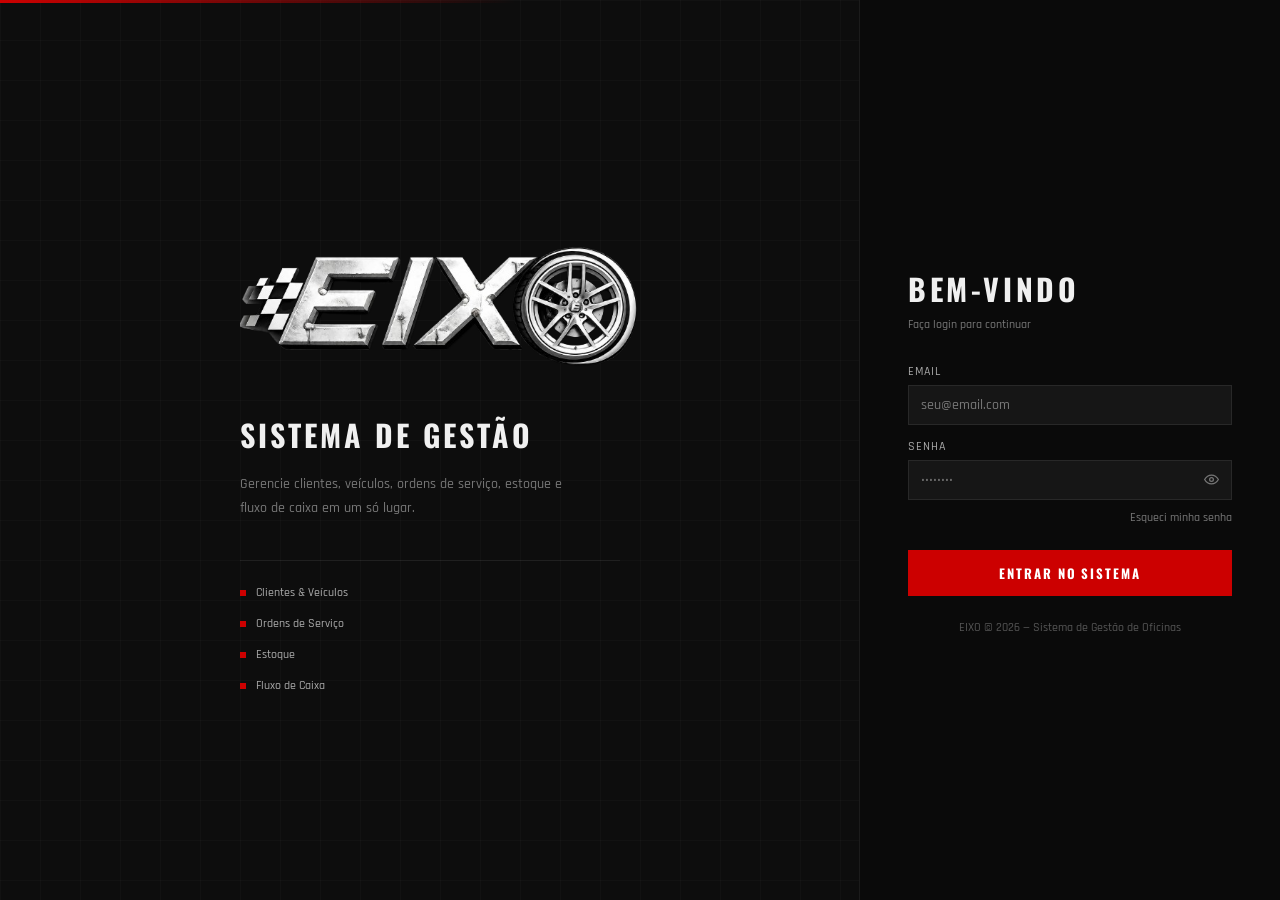
<file: fluxo-caixa/fluxo-caixa.html>
<!DOCTYPE html>
<html lang="pt-BR">
<head>
  <meta charset="UTF-8">
  <meta name="viewport" content="width=device-width, initial-scale=1.0">
  <title>EIXO | Fluxo de Caixa</title>
  
  <link rel="icon" type="image/png" href="../assets/images/icon.png" >
  <link rel="stylesheet" href="../global/css/global.css">
  <link rel="stylesheet" href="../global/css/menu.css">
  <link rel="stylesheet" href="../global/css/toast.css">
  <link rel="stylesheet" href="./fluxo-caixa.css">
</head>
<body>
  <div class="app-layout">
    <div data-menu></div>

    <div class="app-content">
      <header data-header></header>

      <main class="app-main fluxo-page app-main--lista">
        <section class="fluxo-topbar">
          <div>
            <h1 class="page-title">Fluxo de Caixa</h1>
            <p class="fluxo-subtitle" id="fluxoSubtitle">Lançamentos do período</p>
          </div>

          <button class="btn btn-primary btn-novo-lancamento" id="btnNovoLancamento" type="button">
            <span aria-hidden="true">＋</span> Lançamento
          </button>
        </section>

        <section class="fluxo-summary" aria-label="Resumo financeiro">
          <article class="fluxo-summary-card card-entrada">
            <div class="summary-card-head">
              <span>Total de Entradas</span>
              <svg viewBox="0 0 24 24" aria-hidden="true"><circle cx="12" cy="12" r="9"></circle><path d="M12 16V8M8.5 11.5 12 8l3.5 3.5"></path></svg>
            </div>
            <strong id="totalEntradas">R$ 0,00</strong>
            <span class="summary-accent"></span>
          </article>

          <article class="fluxo-summary-card card-saida">
            <div class="summary-card-head">
              <span>Total de Saídas</span>
              <svg viewBox="0 0 24 24" aria-hidden="true"><circle cx="12" cy="12" r="9"></circle><path d="M12 8v8m3.5-3.5L12 16l-3.5-3.5"></path></svg>
            </div>
            <strong id="totalSaidas">R$ 0,00</strong>
            <span class="summary-accent"></span>
          </article>

          <article class="fluxo-summary-card card-saldo" id="saldoCard">
            <div class="summary-card-head">
              <span>Saldo do Período</span>
              <svg viewBox="0 0 24 24" aria-hidden="true"><path d="M4 16l5-5 4 4 7-8"></path><path d="M15 7h5v5"></path></svg>
            </div>
            <strong id="saldoPeriodo">R$ 0,00</strong>
            <span class="summary-accent"></span>
          </article>
        </section>

        <section class="fluxo-filters" aria-label="Filtrar movimentações">
          <button class="fluxo-filter active" type="button" data-filter="Todos">Todos</button>
          <button class="fluxo-filter" type="button" data-filter="Entrada">Entradas</button>
          <button class="fluxo-filter" type="button" data-filter="Saida">Saídas</button>
        </section>

        <section class="fluxo-table-shell painel-lista">
          <div class="fluxo-loading painel-lista-estado" id="fluxoLoading">
            <span class="loading-spinner"></span>
            <span>Carregando movimentações...</span>
          </div>

          <div class="fluxo-empty painel-lista-estado hidden" id="fluxoEmpty">
            <strong>Nenhum lançamento</strong>
            <span>Não há movimentações para o filtro selecionado.</span>
          </div>

          <div class="fluxo-table-wrap hidden" id="fluxoTableWrap">
            <table class="fluxo-table">
              <thead>
                <tr>
                  <th>Data</th>
                  <th>Descrição</th>
                  <th>Categoria</th>
                  <th>OS</th>
                  <th>Tipo</th>
                  <th>Valor</th>
                  <th class="fluxo-actions-col">Ações</th>
                </tr>
              </thead>
              <tbody id="fluxoTableBody"></tbody>
            </table>
          </div>
        </section>
      </main>
    </div>
  </div>

  <div class="modal-backdrop hidden" id="lancamentoModal" aria-hidden="true">
    <section class="fluxo-modal" role="dialog" aria-modal="true" aria-labelledby="lancamentoModalTitle">
      <div class="fluxo-modal-header">
        <div>
          <h2 id="lancamentoModalTitle">Novo Lançamento</h2>
          <p id="lancamentoModalSubtitle">Registre uma entrada ou saída manual.</p>
        </div>
        <button class="modal-close" type="button" id="btnFecharLancamentoModal" aria-label="Fechar">×</button>
      </div>

      <form id="lancamentoForm" novalidate>
        <div class="fluxo-modal-body">
          <div class="field field-span-2">
            <label for="descricao">Descrição *</label>
            <input id="descricao" name="descricao" type="text" maxlength="100" placeholder="Descrição do lançamento" required>
          </div>

          <div class="field">
            <label for="tipo">Tipo *</label>
            <select id="tipo" name="tipo" required>
              <option value="Entrada">Entrada</option>
              <option value="Saida">Saída</option>
            </select>
          </div>

          <div class="field">
            <label for="categoria">Categoria *</label>
            <select id="categoria" name="categoria" required data-pesquisavel></select>
          </div>

          <div class="field field-span-2">
            <label for="valor">Valor *</label>
            <input id="valor" name="valor" type="text" inputmode="numeric" placeholder="R$ 0,00" autocomplete="off" required>
          </div>
        </div>

        <div class="fluxo-modal-actions">
          <button class="btn btn-secondary" type="button" id="btnCancelarLancamento">Cancelar</button>
          <button class="btn btn-primary" type="submit" id="btnSalvarLancamento">Lançar</button>
        </div>
      </form>
    </section>
  </div>

  <div class="modal-backdrop hidden" id="cancelarLancamentoModal" aria-hidden="true">
    <section class="delete-modal" role="dialog" aria-modal="true" aria-labelledby="cancelarLancamentoTitle">
      <div class="fluxo-modal-header">
        <div>
          <h2 id="cancelarLancamentoTitle">Cancelar lançamento?</h2>
          <p>Ele continuará visível no histórico, mas deixará de contar nos totais.</p>
        </div>
        <button class="modal-close" type="button" id="btnFecharCancelarLancamento" aria-label="Fechar">×</button>
      </div>
      <div class="delete-modal-body">
        <p>Deseja cancelar <strong id="cancelarLancamentoDescricao">—</strong>?</p>
      </div>
      <div class="fluxo-modal-actions">
        <button class="btn btn-secondary" type="button" id="btnVoltarCancelarLancamento">Voltar</button>
        <button class="btn btn-danger" type="button" id="btnConfirmarCancelarLancamento">Cancelar lançamento</button>
      </div>
    </section>
  </div>

  <script src="../global/js/config.js"></script>
  <script src="../global/js/api.js"></script>
  <script src="../global/js/session.js"></script>
  <script src="../global/js/menu.js"></script>
  <script src="../global/js/layout.js"></script>
  <script src="../global/js/toast.js"></script>
  <script src="../global/js/formatters.js"></script>
  <script src="../global/js/select-pesquisavel.js"></script>
  <script src="./fluxo-caixa.js"></script>
</body>
</html>
</file>
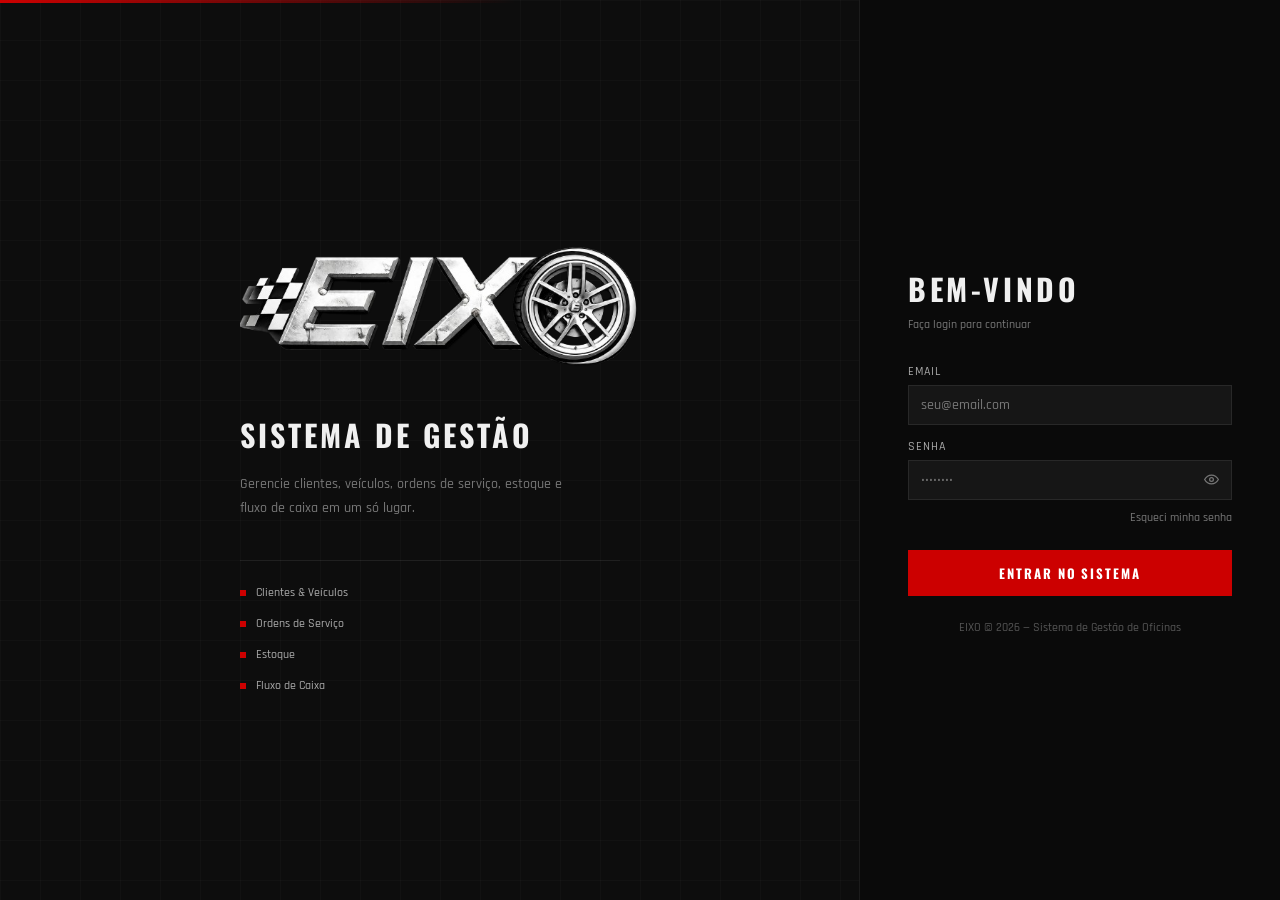
<file: login/login.html>
<!DOCTYPE html>
<html lang="pt-BR">
<head>
  <meta charset="UTF-8">
  <meta name="viewport" content="width=device-width, initial-scale=1.0">
  <title>EIXO — Sistema de Gestão de Oficinas</title>

  <link rel="icon" type="image/png" href="../assets/images/icon.png" >

  <link rel="stylesheet" href="../global/css/global.css">
  <link rel="stylesheet" href="../global/css/toast.css">
  <link rel="stylesheet" href="login.css">
</head>
<body>

  <main class="login-page">

    <section class="side-left" aria-label="Apresentação do sistema">
      <div class="grid-overlay"></div>
      <div class="top-accent"></div>

      <div class="left-content">
        <div class="logo-wrap">
          <img src="../assets/images/logo.png" alt="EIXO" class="logo-img">
        </div>

        <h2 class="left-title">Sistema de Gestão</h2>
        <p class="left-desc">
          Gerencie clientes, veículos, ordens de serviço, estoque e fluxo de caixa em um só lugar.
        </p>

        <div class="feature-list">
          <div class="feature-item"><span class="feature-dot"></span><span>Clientes &amp; Veículos</span></div>
          <div class="feature-item"><span class="feature-dot"></span><span>Ordens de Serviço</span></div>
          <div class="feature-item"><span class="feature-dot"></span><span>Estoque</span></div>
          <div class="feature-item"><span class="feature-dot"></span><span>Fluxo de Caixa</span></div>
        </div>
      </div>
    </section>

    <section class="side-right">
      <form class="form-wrap" id="login-form" novalidate>

        <div class="form-header">
          <h1 class="welcome-title">Bem-vindo</h1>
          <p class="welcome-sub">Faça login para continuar</p>
        </div>

        <div class="field-group">
          <label for="email">Email</label>
          <input
            type="email"
            id="email"
            name="email"
            placeholder="seu@email.com"
            autocomplete="email"
            required
          >
        </div>

        <div class="field-group senha-group">
          <label for="senha">Senha</label>

          <div class="senha-wrap">
            <input
              type="password"
              id="senha"
              name="senha"
              class="senha-field"
              placeholder="••••••••"
              autocomplete="current-password"
              required
            >

            <button
              type="button"
              class="toggle-senha"
              id="toggle-senha"
              aria-label="Mostrar senha"
              title="Mostrar senha"
            >
              <svg width="15" height="15" viewBox="0 0 24 24" fill="none" stroke="currentColor" stroke-width="2" stroke-linecap="round" stroke-linejoin="round" aria-hidden="true">
                <path d="M1 12s4-7 11-7 11 7 11 7-4 7-11 7-11-7-11-7z"/>
                <circle cx="12" cy="12" r="3"/>
              </svg>
            </button>
          </div>
        </div>

        <div class="forgot-wrap">
          <a href="#" class="forgot-link">Esqueci minha senha</a>
        </div>

        <button type="submit" class="btn-entrar" id="btn-entrar">
          <span class="btn-text">Entrar no Sistema</span>
        </button>

        <p class="footer-note">EIXO © 2026 — Sistema de Gestão de Oficinas</p>

      </form>
    </section>

  </main>

  <script src="../global/js/config.js"></script>
  <script src="../global/js/api.js"></script>
  <script src="../global/js/session.js"></script>
  <script src="../global/js/toast.js"></script>
  <script src="login.js"></script>
</body>
</html>
</file>
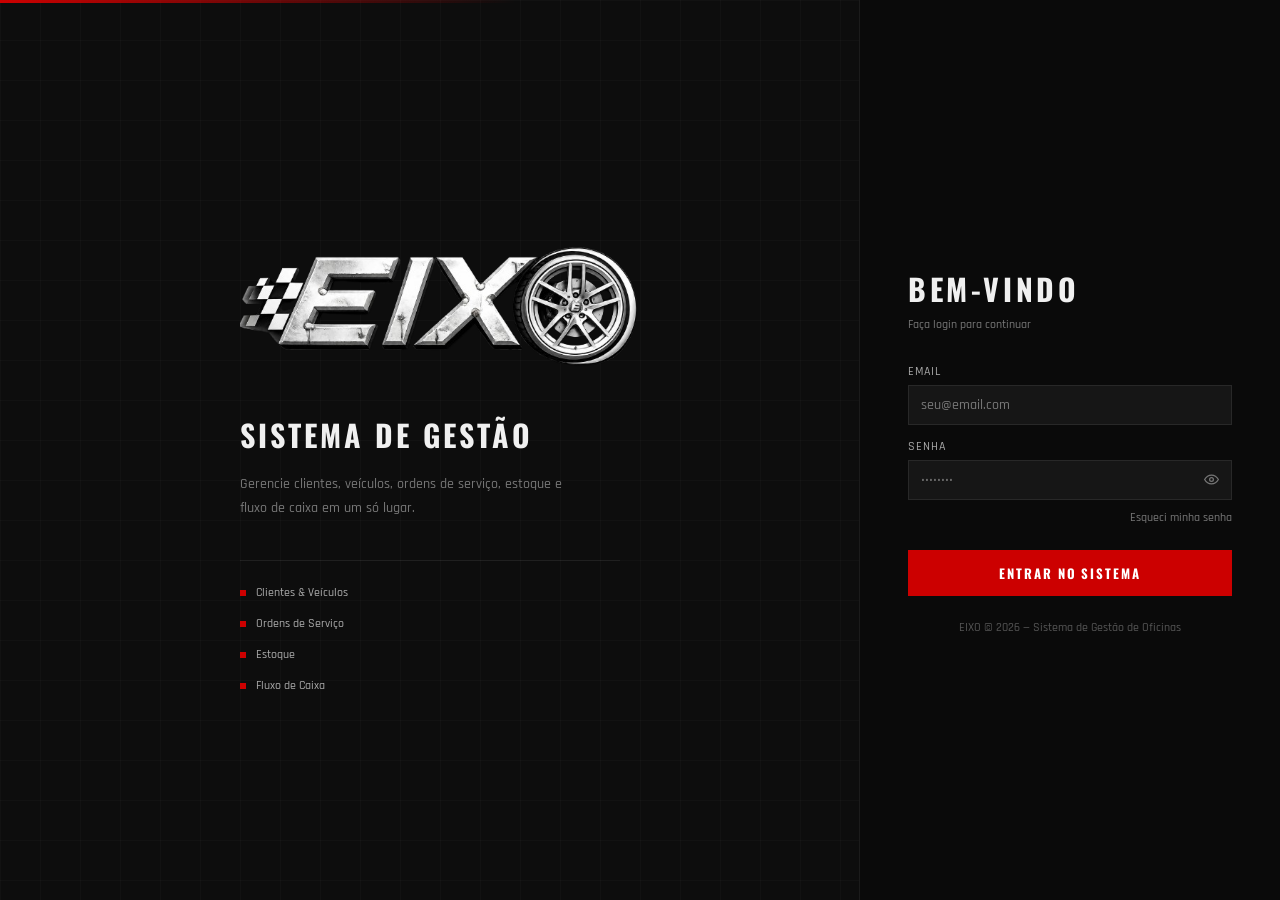
<file: orcamentos/orcamentos.html>
<!DOCTYPE html>
<html lang="pt-BR">
<head>
  <meta charset="UTF-8">
  <meta name="viewport" content="width=device-width, initial-scale=1.0">
  <title>EIXO | Orçamentos</title>
  
  <link rel="icon" type="image/png" href="../assets/images/icon.png" >
  <link rel="stylesheet" href="../global/css/global.css">
  <link rel="stylesheet" href="../global/css/menu.css">
  <link rel="stylesheet" href="../global/css/toast.css">
  <link rel="stylesheet" href="./orcamentos.css">
</head>
<body>
  <div class="app-layout">
    <div data-menu></div>

    <div class="app-content">
      <header data-header></header>

      <main class="app-main orcamentos-page app-main--lista">
        <div class="orcamentos-topbar">
          <div>
            <h1 class="page-title">ORÇAMENTOS</h1>
            <p class="orcamentos-subtitle" id="orcamentosCount">0 cadastrados</p>
          </div>

          <div class="orcamentos-actions">
            <div class="orcamentos-search-wrap">
              <svg viewBox="0 0 24 24" aria-hidden="true">
                <circle cx="11" cy="11" r="7"></circle>
                <path d="m20 20-3.8-3.8"></path>
              </svg>
              <input id="buscaOrcamento" type="search" placeholder="Buscar..." autocomplete="off" aria-label="Buscar orçamento">
            </div>
            <button class="btn btn-primary btn-novo-orcamento" type="button" id="btnNovoOrcamento">+ Novo</button>
          </div>
        </div>

        <section class="orcamentos-table-shell painel-lista">
          <div id="orcamentosLoading" class="orcamentos-loading painel-lista-estado">
            <div class="loading-spinner"></div>
            <span>Carregando orçamentos...</span>
          </div>

          <div id="orcamentosTableWrap" class="orcamentos-table-wrap hidden">
            <table class="orcamentos-table">
              <thead>
                <tr>
                  <th>Nº</th>
                  <th>Cliente</th>
                  <th>Veículo</th>
                  <th>Data</th>
                  <th>Total</th>
                  <th>Status</th>
                  <th class="orcamentos-actions-col">Ações</th>
                </tr>
              </thead>
              <tbody id="orcamentosTableBody"></tbody>
            </table>
          </div>

          <div id="orcamentosEmpty" class="orcamentos-empty painel-lista-estado hidden">
            <strong>Nenhum orçamento</strong>
            <span id="orcamentosEmptyText">Crie o primeiro orçamento da oficina.</span>
          </div>
        </section>
      </main>
    </div>
  </div>

  <!-- Menu contextual de ações do orçamento -->
  <div class="orcamento-action-menu hidden" id="orcamentoActionMenu" role="menu" aria-hidden="true">
    <button type="button" data-budget-action="editar" role="menuitem">
      <span class="orcamento-action-menu-icon">✎</span>
      <span><strong>Editar</strong><small>Alterar descrição, mão de obra e peças</small></span>
    </button>
    <button type="button" data-budget-action="txt" role="menuitem">
      <span class="orcamento-action-menu-icon txt">TXT</span>
      <span><strong>Baixar TXT</strong><small>Exportar os dados do orçamento</small></span>
    </button>
    <button type="button" data-budget-action="aprovar" role="menuitem">
      <span class="orcamento-action-menu-icon approve">✓</span>
      <span><strong>Aprovar</strong><small>Confirmar o orçamento</small></span>
    </button>
    <button type="button" data-budget-action="recusar" role="menuitem">
      <span class="orcamento-action-menu-icon reject">×</span>
      <span><strong>Recusar</strong><small>Marcar como recusado</small></span>
    </button>
    <button type="button" data-budget-action="excluir" role="menuitem">
      <span class="orcamento-action-menu-icon delete">⌫</span>
      <span><strong>Excluir</strong><small>Excluir permanentemente</small></span>
    </button>
  </div>

  <!-- Modal criação / edição -->
  <div class="budget-modal-backdrop hidden" id="orcamentoModal" aria-hidden="true">
    <section class="budget-modal budget-modal-wide" role="dialog" aria-modal="true" aria-labelledby="orcamentoModalTitle">
      <header class="budget-modal-header">
        <div>
          <span class="budget-modal-eyebrow">ORÇAMENTO</span>
          <h2 id="orcamentoModalTitle">Novo orçamento</h2>
        </div>
        <button class="modal-close" id="btnFecharOrcamentoModal" type="button" aria-label="Fechar">×</button>
      </header>

      <form id="orcamentoForm">
        <div class="budget-modal-body custom-scrollbar">
          <div class="budget-grid">
            <div class="budget-field">
              <label for="clienteId">Cliente *</label>
              <select id="clienteId" data-pesquisavel>
                <option value="">Selecione</option>
              </select>
              <small class="field-error" data-error-for="clienteId"></small>
            </div>

            <div class="budget-field">
              <label for="veiculoId">Veículo *</label>
              <select id="veiculoId" disabled data-pesquisavel>
                <option value="">Selecione um cliente</option>
              </select>
              <small class="field-error" data-error-for="veiculoId"></small>
            </div>

            <div class="budget-field">
              <label for="maoDeObra">Mão de obra</label>
              <input id="maoDeObra" inputmode="numeric" placeholder="R$ 0,00" autocomplete="off">
              <small class="field-error" data-error-for="maoDeObra"></small>
            </div>

            <div class="budget-field budget-status-field hidden" id="statusField">
              <label>Status atual</label>
              <div id="modalStatusBadge"></div>
              <small>O status é alterado pelos comandos Aprovar ou Recusar.</small>
            </div>

            <div class="budget-field">
              <label for="descricao">Descrição *</label>
              <input id="descricao" maxlength="100" placeholder="Detalhes do orçamento..." autocomplete="off">
              <small class="field-error" data-error-for="descricao"></small>
            </div>
          </div>

          <section class="budget-parts-section">
            <div class="budget-parts-heading">
              <div>
                <span class="budget-section-kicker">PEÇAS</span>
                <p>Itens do estoque vinculados ao orçamento.</p>
              </div>
              <button id="btnAdicionarLinhaPeca" class="budget-secondary-btn" type="button">+ ADICIONAR PEÇA</button>
            </div>

            <div id="pecasEditor" class="budget-parts-list"></div>
            <p id="pecasEmptyHint" class="budget-parts-empty">Nenhuma peça adicionada.</p>
          </section>

          <section class="budget-summary">
            <div><span>Peças</span><strong id="resumoPecas">R$ 0,00</strong></div>
            <div><span>Mão de obra</span><strong id="resumoMaoDeObra">R$ 0,00</strong></div>
            <div class="budget-summary-total"><span>Total</span><strong id="resumoTotal">R$ 0,00</strong></div>
          </section>
        </div>

        <footer class="budget-modal-footer">
          <button class="btn btn-secondary" id="btnCancelarOrcamento" type="button">CANCELAR</button>
          <button class="btn btn-primary" id="btnSalvarOrcamento" type="submit">CRIAR</button>
        </footer>
      </form>
    </section>
  </div>

  <!-- Confirmação genérica para aprovar/recusar/excluir -->
  <div class="budget-modal-backdrop hidden" id="acaoOrcamentoModal" aria-hidden="true">
    <section class="budget-modal budget-confirm-modal" role="dialog" aria-modal="true" aria-labelledby="acaoOrcamentoTitle">
      <header class="budget-modal-header">
        <div>
          <span class="budget-modal-eyebrow" id="acaoOrcamentoEyebrow">CONFIRMAÇÃO</span>
          <h2 id="acaoOrcamentoTitle">Confirmar ação</h2>
        </div>
        <button class="modal-close" id="btnFecharAcaoModal" type="button" aria-label="Fechar">×</button>
      </header>
      <div class="budget-confirm-body">
        <p id="acaoOrcamentoTexto"></p>
      </div>
      <footer class="budget-modal-footer">
        <button class="btn btn-secondary" id="btnCancelarAcao" type="button">CANCELAR</button>
        <button class="btn btn-primary" id="btnConfirmarAcao" type="button">CONFIRMAR</button>
      </footer>
    </section>
  </div>

  <script src="../global/js/config.js"></script>
  <script src="../global/js/api.js"></script>
  <script src="../global/js/session.js"></script>
  <script src="../global/js/menu.js"></script>
  <script src="../global/js/layout.js"></script>
  <script src="../global/js/toast.js"></script>
  <script src="../global/js/formatters.js"></script>
  <script src="../global/js/select-pesquisavel.js"></script>
  <script src="../global/js/precificacao-pecas.js"></script>
  <script src="./orcamentos.js"></script>
</body>
</html>
</file>
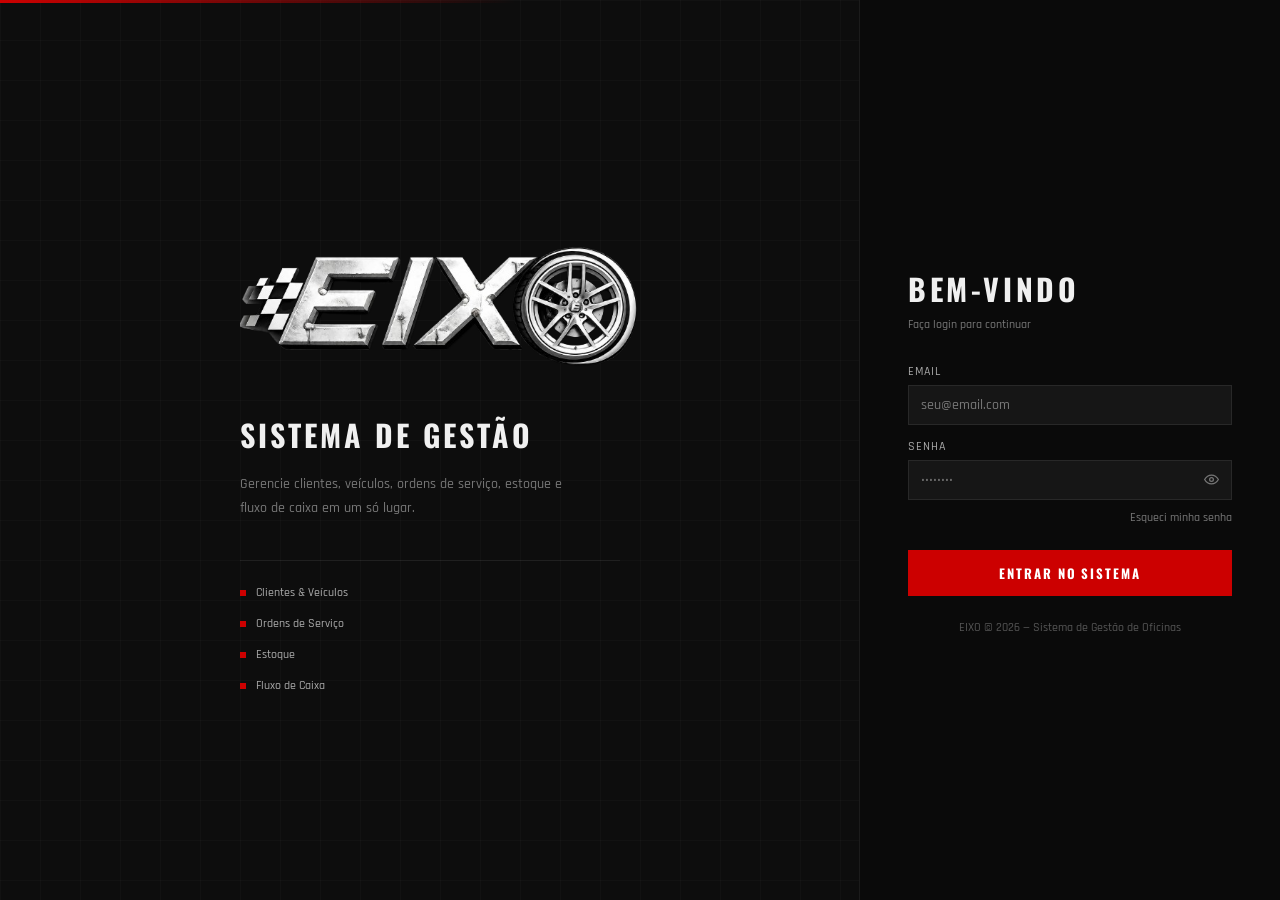
<file: ordens-servico/ordens-servico.html>
<!DOCTYPE html>
<html lang="pt-BR">
<head>
  <meta charset="UTF-8">
  <meta name="viewport" content="width=device-width, initial-scale=1.0">
  <title>EIXO | Ordens de Serviço</title>
  
  <link rel="icon" type="image/png" href="../assets/images/icon.png" >
  <link rel="stylesheet" href="../global/css/global.css">
  <link rel="stylesheet" href="../global/css/menu.css">
  <link rel="stylesheet" href="../global/css/toast.css">
  <link rel="stylesheet" href="./ordens-servico.css">
</head>
<body>
  <div class="app-layout">
    <div data-menu></div>

    <div class="app-content">
      <header data-header></header>

      <main class="app-main os-page app-main--lista">
        <div class="os-topbar">
          <div>
            <h1 class="page-title">ORDENS DE SERVIÇO</h1>
            <p class="os-subtitle" id="osCount">0 cadastradas</p>
          </div>

          <div class="os-actions">
            <div class="os-search-wrap">
              <svg viewBox="0 0 24 24" aria-hidden="true">
                <circle cx="11" cy="11" r="7"></circle>
                <path d="m20 20-3.8-3.8"></path>
              </svg>
              <input id="buscaOs" type="search" placeholder="Buscar..." autocomplete="off" aria-label="Buscar ordem de serviço">
            </div>
            <button class="btn btn-primary btn-nova-os" type="button" id="btnNovaOs">+ Nova</button>
          </div>
        </div>

        <section class="os-table-shell painel-lista">
          <div id="osLoading" class="os-loading painel-lista-estado">
            <div class="loading-spinner"></div>
            <span>Carregando ordens de serviço...</span>
          </div>

          <div id="osTableWrap" class="os-table-wrap hidden custom-scrollbar">
            <table class="os-table">
              <thead>
                <tr>
                  <th>Nº</th>
                  <th>Cliente</th>
                  <th>Veículo</th>
                  <th>Abertura</th>
                  <th>Total</th>
                  <th>Status</th>
                  <th class="os-actions-col">Ações</th>
                </tr>
              </thead>
              <tbody id="osTableBody"></tbody>
            </table>
          </div>

          <div id="osEmpty" class="os-empty painel-lista-estado hidden">
            <strong>Nenhuma ordem de serviço</strong>
            <span id="osEmptyText">Crie a primeira ordem de serviço da oficina.</span>
          </div>
        </section>
      </main>
    </div>
  </div>

  <!-- Menu contextual -->
  <div class="os-action-menu hidden" id="osActionMenu" role="menu" aria-hidden="true">
    <button type="button" data-os-action="visualizar" role="menuitem">
      <span class="os-action-menu-icon">⌕</span>
      <span><strong>Visualizar</strong><small>Consultar os dados da OS</small></span>
    </button>
    <button type="button" data-os-action="editar" role="menuitem">
      <span class="os-action-menu-icon">✎</span>
      <span><strong>Editar</strong><small>Alterar serviço e peças</small></span>
    </button>
    <button type="button" data-os-action="fechar" role="menuitem">
      <span class="os-action-menu-icon close-os">✓</span>
      <span><strong>Fechar OS</strong><small>Finalizar a ordem de serviço</small></span>
    </button>
    <button type="button" data-os-action="cancelar" role="menuitem">
      <span class="os-action-menu-icon cancel-os">✕</span>
      <span><strong>Cancelar OS</strong><small>Devolver as peças ao estoque</small></span>
    </button>
  </div>

  <!-- Modal criação / edição / visualização -->
  <div class="os-modal-backdrop hidden" id="osModal" aria-hidden="true">
    <section class="os-modal os-modal-wide" role="dialog" aria-modal="true" aria-labelledby="osModalTitle">
      <header class="os-modal-header">
        <div>
          <span class="os-modal-eyebrow">ORDEM DE SERVIÇO</span>
          <h2 id="osModalTitle">Nova ordem de serviço</h2>
        </div>
        <button class="modal-close" id="btnFecharOsModal" type="button" aria-label="Fechar">×</button>
      </header>

      <form id="osForm">
        <div class="os-modal-body custom-scrollbar">
          <div class="os-grid">
            <div class="os-field">
              <label for="osClienteId">Cliente *</label>
              <select id="osClienteId" data-pesquisavel>
                <option value="">Selecione</option>
              </select>
              <small class="field-error" data-error-for="osClienteId"></small>
            </div>

            <div class="os-field">
              <label for="osVeiculoId">Veículo *</label>
              <select id="osVeiculoId" disabled data-pesquisavel>
                <option value="">Selecione um cliente</option>
              </select>
              <small class="field-error" data-error-for="osVeiculoId"></small>
            </div>

            <div class="os-field">
              <label for="osMaoDeObra">Mão de obra</label>
              <input id="osMaoDeObra" inputmode="numeric" placeholder="R$ 0,00" autocomplete="off">
              <small class="field-error" data-error-for="osMaoDeObra"></small>
            </div>

            <div class="os-field os-status-field" id="osStatusField">
              <label>Status</label>
              <div id="osModalStatusBadge"></div>
              <small id="osStatusHint">A OS é fechada pelo comando “Fechar OS”.</small>
            </div>

            <div class="os-field">
              <label for="osDescricao">Descrição *</label>
              <input id="osDescricao" maxlength="100" placeholder="Detalhes do serviço..." autocomplete="off">
              <small class="field-error" data-error-for="osDescricao"></small>
            </div>
          </div>

          <section class="os-parts-section">
            <div class="os-parts-heading">
              <div>
                <span class="os-section-kicker">PEÇAS</span>
                <p>Itens do estoque vinculados à ordem de serviço.</p>
              </div>
              <button id="btnAdicionarPecaOs" class="os-secondary-btn" type="button">+ ADICIONAR PEÇA</button>
            </div>

            <div id="osPecasAviso" class="os-parts-warning hidden"></div>
            <div id="osPecasEditor" class="os-parts-list"></div>
            <p id="osPecasEmptyHint" class="os-parts-empty">Nenhuma peça adicionada.</p>
          </section>

          <section class="os-summary">
            <div><span>Peças</span><strong id="osResumoPecas">R$ 0,00</strong></div>
            <div><span>Mão de obra</span><strong id="osResumoMaoDeObra">R$ 0,00</strong></div>
            <div class="os-summary-total"><span>Total</span><strong id="osResumoTotal">R$ 0,00</strong></div>
            <div class="os-summary-aprovado hidden" id="osResumoAprovadoLinha"><span>Aprovado no orçamento</span><strong id="osResumoAprovado">R$ 0,00</strong></div>
            <p class="os-aviso-divergencia hidden" id="osAvisoDivergencia"></p>
          </section>
        </div>

        <footer class="os-modal-footer">
          <button class="btn btn-secondary" id="btnCancelarOs" type="button">CANCELAR</button>
          <button class="btn btn-primary" id="btnSalvarOs" type="submit">CRIAR</button>
        </footer>
      </form>
    </section>
  </div>

  <!-- Confirmação de fechamento -->
  <div class="os-modal-backdrop hidden" id="fecharOsModal" aria-hidden="true">
    <section class="os-modal os-confirm-modal" role="dialog" aria-modal="true" aria-labelledby="fecharOsTitle">
      <header class="os-modal-header">
        <div>
          <span class="os-modal-eyebrow">CONFIRMAÇÃO</span>
          <h2 id="fecharOsTitle">Fechar ordem de serviço</h2>
        </div>
        <button class="modal-close" id="btnFecharConfirmModal" type="button" aria-label="Fechar">×</button>
      </header>
      <div class="os-confirm-body">
        <p id="fecharOsTexto"></p>
        <div class="os-fechar-pecas hidden" id="fecharOsPecas">
          <p>Confirme as peças usadas. O que não foi usado volta ao estoque e não é cobrado.</p>
          <div class="os-fechar-pecas-cabecalho"><span>Peça</span><span>Lançada</span><span>Usada</span></div>
          <div id="fecharOsPecasLista"></div>
        </div>
        <div class="os-fechar-total" id="fecharOsTotalLinha"><span>Total a cobrar</span><strong id="fecharOsTotal">R$ 0,00</strong></div>
        <div class="os-sem-custo hidden" id="fecharOsSemCusto">
          <p>Esta OS está <strong>sem valor (R$ 0,00)</strong>. Nenhum lançamento será gerado no caixa.</p>
          <label class="campo-checkbox">
            <input type="checkbox" id="confirmarSemCusto">
            Confirmo que é um serviço sem custo (ex.: retorno de garantia)
          </label>
        </div>
        <small>Depois de fechada, a OS fica bloqueada e não pode ser reaberta.</small>
      </div>
      <footer class="os-modal-footer">
        <button class="btn btn-secondary" id="btnCancelarFechamento" type="button">CANCELAR</button>
        <button class="btn btn-primary" id="btnConfirmarFechamento" type="button">FECHAR OS</button>
      </footer>
    </section>
  </div>

  <!-- Cancelamento -->
  <div class="os-modal-backdrop hidden" id="cancelarOsModal" aria-hidden="true">
    <section class="os-modal os-confirm-modal" role="dialog" aria-modal="true" aria-labelledby="cancelarOsTitle">
      <header class="os-modal-header">
        <div>
          <span class="os-modal-eyebrow">CONFIRMAÇÃO</span>
          <h2 id="cancelarOsTitle">Cancelar ordem de serviço</h2>
        </div>
        <button class="modal-close" id="btnFecharCancelarModal" type="button" aria-label="Fechar">×</button>
      </header>
      <div class="os-confirm-body">
        <p id="cancelarOsTexto"></p>
        <div class="os-field">
          <label for="cancelarOsMotivo">Motivo *</label>
          <select id="cancelarOsMotivo">
            <option value="">Selecione</option>
          </select>
        </div>
        <small>Todas as peças da OS voltam ao estoque e nada é lançado no caixa. Uma OS cancelada não pode ser reaberta.</small>
      </div>
      <footer class="os-modal-footer">
        <button class="btn btn-secondary" id="btnVoltarCancelamento" type="button">VOLTAR</button>
        <button class="btn btn-danger" id="btnConfirmarCancelamento" type="button" disabled>CANCELAR OS</button>
      </footer>
    </section>
  </div>

  <script src="../global/js/config.js"></script>
  <script src="../global/js/api.js"></script>
  <script src="../global/js/session.js"></script>
  <script src="../global/js/menu.js"></script>
  <script src="../global/js/layout.js"></script>
  <script src="../global/js/toast.js"></script>
  <script src="../global/js/formatters.js"></script>
  <script src="../global/js/select-pesquisavel.js"></script>
  <script src="../global/js/precificacao-pecas.js"></script>
  <script src="./ordens-servico.js"></script>
</body>
</html>
</file>
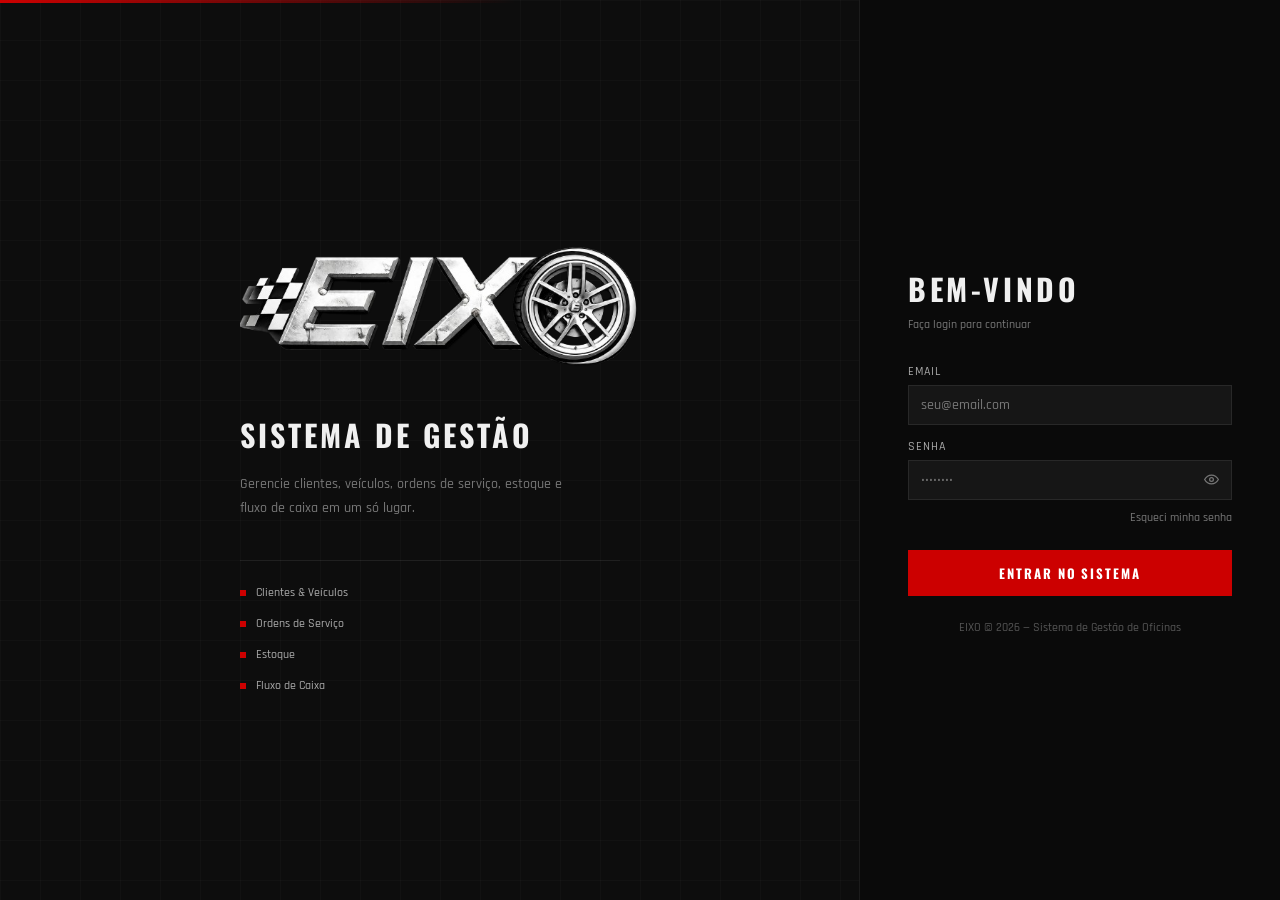
<file: veiculos/veiculos.html>
<!DOCTYPE html>
<html lang="pt-BR">
<head>
  <meta charset="UTF-8">
  <meta name="viewport" content="width=device-width, initial-scale=1.0">
  <title>EIXO | Veículos</title>
  
  <link rel="icon" type="image/png" href="../assets/images/icon.png" >
  <link rel="stylesheet" href="../global/css/global.css">
  <link rel="stylesheet" href="../global/css/menu.css">
  <link rel="stylesheet" href="../global/css/toast.css">
  <link rel="stylesheet" href="./veiculos.css">
</head>
<body>
  <div class="app-layout">
    <div data-menu></div>
    <div class="app-content">
      <header data-header></header>

      <main class="app-main veiculos-page app-main--lista">
        <div class="veiculos-topbar">
          <div>
            <h1 class="page-title">Veículos</h1>
            <p class="veiculos-subtitle" id="veiculosCount">Carregando...</p>
          </div>

          <div class="veiculos-actions">
            <div class="veiculos-search-wrap">
              <svg viewBox="0 0 24 24" aria-hidden="true">
                <circle cx="11" cy="11" r="7"></circle>
                <path d="m20 20-3.8-3.8"></path>
              </svg>
              <input id="buscaVeiculo" type="search" placeholder="Buscar..." autocomplete="off" aria-label="Buscar veículo">
            </div>
            <button class="btn btn-primary btn-novo-veiculo" type="button" id="btnNovoVeiculo">+ Novo</button>
          </div>
        </div>

        <section class="veiculos-table-shell painel-lista">
          <div class="veiculos-loading painel-lista-estado" id="veiculosLoading">
            <span class="loading-spinner"></span>
            <span>Carregando veículos...</span>
          </div>

          <div class="veiculos-table-wrap hidden" id="veiculosTableWrap">
            <table class="veiculos-table">
              <thead>
                <tr>
                  <th>Placa</th>
                  <th>Marca</th>
                  <th>Modelo</th>
                  <th>Ano</th>
                  <th>Cor</th>
                  <th>Combustível</th>
                  <th>Km</th>
                  <th>Proprietário</th>
                  <th class="veiculos-actions-col" aria-label="Ações"></th>
                </tr>
              </thead>
              <tbody id="veiculosTableBody"></tbody>
            </table>
          </div>

          <div class="veiculos-empty painel-lista-estado hidden" id="veiculosEmpty">
            <strong>Nenhum veículo encontrado</strong>
            <span id="veiculosEmptyText">Cadastre o primeiro veículo da oficina.</span>
          </div>
        </section>
      </main>
    </div>
  </div>

  <div class="modal-backdrop hidden" id="veiculoModal" aria-hidden="true">
    <section class="veiculo-modal" role="dialog" aria-modal="true" aria-labelledby="veiculoModalTitle">
      <div class="veiculo-modal-header">
        <h2 id="veiculoModalTitle">Novo veículo</h2>
        <button class="modal-close" type="button" id="btnFecharVeiculoModal" aria-label="Fechar">×</button>
      </div>

      <form id="veiculoForm" novalidate>
        <div class="veiculo-form-grid">
          <div class="form-field">
            <label for="placa">Placa *</label>
            <input id="placa" name="placa" type="text" maxlength="8" autocomplete="off" placeholder="ABC-1D23" required>
            <small class="field-help hidden" id="placaEditHelp">A placa não pode ser alterada na edição.</small>
            <small class="field-error" data-error-for="placa"></small>
          </div>

          <div class="form-field">
            <label for="clienteId">Proprietário *</label>
            <select id="clienteId" name="clienteId" required data-pesquisavel>
              <option value="">Selecione</option>
            </select>
            <small class="field-help hidden" id="proprietarioEditHelp">O proprietário não pode ser alterado na edição.</small>
            <small class="field-error" data-error-for="clienteId"></small>
          </div>

          <div class="form-field">
            <label for="marcaId">Marca *</label>
            <select id="marcaId" name="marcaId" required data-pesquisavel>
              <option value="">Selecione</option>
            </select>
            <small class="field-error" data-error-for="marcaId"></small>
          </div>

          <div class="form-field">
            <label for="modeloId">Modelo *</label>
            <select id="modeloId" name="modeloId" disabled required data-pesquisavel>
              <option value="">Selecione uma marca</option>
            </select>
            <small class="field-error" data-error-for="modeloId"></small>
          </div>

          <div class="form-field">
            <label for="ano">Ano *</label>
            <input id="ano" name="ano" type="text" maxlength="4" inputmode="numeric" placeholder="2024" required>
            <small class="field-error" data-error-for="ano"></small>
          </div>

          <div class="form-field">
            <label for="quilometragem">Quilometragem *</label>
            <input id="quilometragem" name="quilometragem" type="text" inputmode="numeric" placeholder="0" maxlength="9" required>
            <small class="field-error" data-error-for="quilometragem"></small>
          </div>

          <div class="form-field">
            <label for="cor">Cor *</label>
            <select id="cor" name="cor" required>
              <option value="">Selecione</option>
              <option value="Preto">Preto</option>
              <option value="Branco">Branco</option>
              <option value="Vermelho">Vermelho</option>
              <option value="Prata">Prata</option>
              <option value="Cinza">Cinza</option>
              <option value="Verde">Verde</option>
              <option value="Azul">Azul</option>
            </select>
            <small class="field-error" data-error-for="cor"></small>
          </div>

          <div class="form-field">
            <label for="combustivel">Combustível *</label>
            <select id="combustivel" name="combustivel" required>
              <option value="">Selecione</option>
              <option value="Gasolina">Gasolina</option>
              <option value="Flex">Flex</option>
              <option value="Hibrido">Híbrido</option>
              <option value="Eletrico">Elétrico</option>
              <option value="Diesel">Diesel</option>
              <option value="Etanol">Etanol</option>
            </select>
            <small class="field-error" data-error-for="combustivel"></small>
          </div>
        </div>

        <div class="veiculo-modal-actions">
          <button class="btn btn-secondary" type="button" id="btnCancelarVeiculo">Cancelar</button>
          <button class="btn btn-primary" type="submit" id="btnSalvarVeiculo">Adicionar</button>
        </div>
      </form>
    </section>
  </div>

  <div class="modal-backdrop hidden" id="deleteVeiculoModal" aria-hidden="true">
    <section class="delete-modal" role="dialog" aria-modal="true" aria-labelledby="deleteVeiculoTitle">
      <div class="delete-modal-header">
        <h2 id="deleteVeiculoTitle">Excluir veículo?</h2>
        <button class="modal-close" type="button" id="btnFecharDeleteModal" aria-label="Fechar">×</button>
      </div>
      <div class="delete-modal-body">
        <p>Deseja realmente excluir o veículo <strong id="deleteVeiculoPlaca">—</strong>?</p>
        <span>Essa ação não pode ser desfeita.</span>
      </div>
      <div class="delete-modal-actions">
        <button class="btn btn-secondary" type="button" id="btnCancelarDelete">Cancelar</button>
        <button class="btn btn-danger" type="button" id="btnConfirmarDelete">Excluir</button>
      </div>
    </section>
  </div>

  <script src="../global/js/config.js"></script>
  <script src="../global/js/api.js"></script>
  <script src="../global/js/session.js"></script>
  <script src="../global/js/menu.js"></script>
  <script src="../global/js/layout.js"></script>
  <script src="../global/js/toast.js"></script>
  <script src="../global/js/formatters.js"></script>
  <script src="../global/js/select-pesquisavel.js"></script>
  <script src="./veiculos.js"></script>
</body>
</html>
</file>
<file: landing/landing.css>
/* ==========================================================
   EIXO — Landing page
   Paleta: preto #090909 | grafite #161616 | cinza #929292
           branco #F5F5F5 | vermelho #E00000
   Sem gradientes: a grade do hero e o quadriculado do CTA
   são padrões SVG de cor sólida.
   ========================================================== */

:root {
  --preto: #090909;
  --preto-2: #0E0E0E;
  --grafite: #161616;
  --cinza: #929292;
  --cinza-claro: #D9D9D9;
  --branco: #F5F5F5;
  --vermelho: #E00000;
  --vermelho-hover: #C40000;

  --linha: #1C1C1C;
  --borda: #262626;
  --borda-forte: #333333;

  --fonte-display: 'Barlow Condensed', 'Arial Narrow', sans-serif;
  --fonte-texto: 'Barlow', system-ui, -apple-system, 'Segoe UI', sans-serif;
  --fonte-mono: 'JetBrains Mono', ui-monospace, Menlo, Consolas, monospace;

  --largura: 1200px;
  --margem: 48px;
}

/* ---------- Base ---------- */

*, *::before, *::after { box-sizing: border-box; }

html { scroll-behavior: smooth; scroll-padding-top: 96px; }

body {
  margin: 0;
  overflow-x: clip;
  background: var(--preto);
  color: var(--branco);
  font-family: var(--fonte-texto);
  -webkit-font-smoothing: antialiased;
}

h1, h2, h3, p, dl, dd { margin: 0; }

img, svg { display: block; }
img { max-width: 100%; height: auto; }

a { color: var(--branco); text-decoration: none; }
a:focus-visible { outline: 2px solid var(--branco); outline-offset: 3px; }

.container {
  width: 100%;
  max-width: calc(var(--largura) + var(--margem) * 2);
  margin: 0 auto;
  padding: 0 var(--margem);
}

.barra-topo {
  position: fixed;
  top: 0;
  left: 0;
  right: 0;
  z-index: 60;
  height: 3px;
  pointer-events: none;
}

.barra-topo__progresso {
  display: block;
  width: 280px;
  height: 100%;
  background: var(--vermelho);
  transform-origin: left;
}

.rotulo {
  font-family: var(--fonte-mono);
  font-size: 11px;
  letter-spacing: .16em;
  text-transform: uppercase;
  color: var(--cinza);
}

.icone {
  flex-shrink: 0;
  fill: none;
  stroke: currentColor;
  stroke-width: 2;
  stroke-linecap: round;
  stroke-linejoin: round;
}

.icone--destaque {
  color: var(--vermelho);
  stroke-width: 1.75;
}

/* ---------- Botões e links ---------- */

.btn {
  display: inline-flex;
  align-items: center;
  justify-content: center;
  gap: 10px;
  height: 56px;
  padding: 0 28px;
  border: 1px solid transparent;
  font-family: var(--fonte-display);
  font-weight: 700;
  font-size: 17px;
  letter-spacing: .14em;
  text-transform: uppercase;
  white-space: nowrap;
  position: relative;
  isolation: isolate;
  overflow: hidden;
  transition: background-color .2s, border-color .2s, color .2s, transform .2s;
}

.btn::after {
  content: "";
  position: absolute;
  inset: 0;
  z-index: -1;
  transform: scaleX(0);
  transform-origin: right;
  transition: transform .35s cubic-bezier(.2,.7,.2,1);
}

.btn:hover { transform: translateY(-2px); }
.btn:hover::after { transform: scaleX(1); transform-origin: left; }
.btn:active { transform: translateY(0); }
.btn .icone { transition: transform .25s; }
.btn:hover .icone { transform: translateX(-2px) rotate(-8deg); }

.btn--pequeno {
  height: 44px;
  padding: 0 20px;
  font-size: 15px;
}

.btn--primario { background: var(--vermelho); color: var(--branco); }
.btn--primario::after { background: var(--vermelho-hover); }

.btn--contorno { border-color: var(--borda-forte); color: var(--branco); }
.btn--contorno::after { background: var(--branco); }
.btn--contorno:hover { border-color: var(--branco); color: var(--preto); }

.link-nav {
  position: relative;
  color: var(--cinza);
  font-size: 16px;
  font-weight: 500;
  padding: 6px 0;
  transition: color .2s;
}
.link-nav::after {
  content: "";
  position: absolute;
  left: 0;
  right: 0;
  bottom: 0;
  height: 2px;
  background: var(--vermelho);
  transform: scaleX(0);
  transform-origin: right;
  transition: transform .3s cubic-bezier(.2,.7,.2,1);
}
.link-nav:hover, .link-nav[aria-current] { color: var(--branco); }
.link-nav:hover::after, .link-nav[aria-current]::after { transform: scaleX(1); transform-origin: left; }

/* ---------- Cabeçalho ---------- */

.cabecalho {
  position: sticky;
  top: 0;
  z-index: 50;
  background: var(--preto);
  border-bottom: 1px solid var(--linha);
  transition: box-shadow .25s;
}
.cabecalho.rolou { box-shadow: 0 10px 30px rgba(0,0,0,.45); }

.cabecalho__conteudo {
  height: 84px;
  display: flex;
  align-items: center;
  justify-content: space-between;
  gap: 32px;
}

.cabecalho__logo img { height: 44px; width: auto; transition: transform .3s; }
.cabecalho__logo:hover img { transform: scale(1.04); }

.cabecalho__nav {
  display: flex;
  align-items: center;
  gap: 40px;
}

.cabecalho__acoes {
  display: flex;
  align-items: center;
  gap: 12px;
}

/* ---------- Hero ---------- */

.hero {
  padding: 96px 0 120px;
  background-color: var(--preto);
  background-image: url("data:image/svg+xml,%3Csvg xmlns='http://www.w3.org/2000/svg' width='64' height='64'%3E%3Cpath d='M64 .5H.5V64' fill='none' stroke='%23161616' stroke-width='1'/%3E%3C/svg%3E");
}

.hero__conteudo {
  display: flex;
  align-items: center;
  justify-content: space-between;
  gap: 56px;
}

.hero__texto {
  flex: 1 1 0;
  min-width: 0;
  display: flex;
  flex-direction: column;
  gap: 32px;
}

.hero__titulo {
  font-family: var(--fonte-display);
  font-weight: 800;
  font-size: clamp(64px, 8.6vw, 124px);
  line-height: .9;
  letter-spacing: .01em;
  text-transform: uppercase;
}

.hero__descricao {
  max-width: 520px;
  font-size: 20px;
  line-height: 1.55;
  color: var(--cinza);
}

.hero__botoes {
  display: flex;
  flex-wrap: wrap;
  gap: 12px;
  margin-top: 12px;
}

/* ---------- Card da ordem de serviço ---------- */

.os {
  width: 500px;
  flex-shrink: 0;
  background: var(--grafite);
  border: 1px solid var(--borda);
}

.os__topo {
  display: flex;
  align-items: center;
  justify-content: space-between;
  gap: 16px;
  padding: 20px 24px;
  border-bottom: 1px solid var(--borda);
}

.os__numero {
  display: flex;
  flex-direction: column;
  gap: 6px;
}

.os__codigo {
  font-family: var(--fonte-display);
  font-weight: 700;
  font-size: 30px;
  line-height: 1;
  letter-spacing: .04em;
}

.status {
  display: inline-flex;
  align-items: center;
  gap: 8px;
  padding: 8px 12px;
  border: 1px solid var(--vermelho);
  font-family: var(--fonte-mono);
  font-size: 11px;
  letter-spacing: .14em;
  text-transform: uppercase;
  white-space: nowrap;
}

.status__ponto {
  width: 8px;
  height: 8px;
  background: var(--vermelho);
}

.os__veiculo {
  display: flex;
  flex-wrap: wrap;
  align-items: center;
  gap: 20px;
  padding: 20px 24px;
  border-bottom: 1px solid var(--borda);
}

/* Placa padrão Mercosul, em tons neutros */
.placa {
  width: 136px;
  flex-shrink: 0;
  background: var(--branco);
  border: 2px solid var(--cinza);
  border-radius: 4px;
  overflow: hidden;
}

.placa__faixa {
  height: 12px;
  display: flex;
  align-items: center;
  justify-content: center;
  background: var(--preto);
  color: var(--branco);
  font-family: var(--fonte-mono);
  font-size: 7px;
  letter-spacing: .3em;
}

.placa__numero {
  height: 34px;
  display: flex;
  align-items: center;
  justify-content: center;
  color: var(--preto);
  font-family: var(--fonte-display);
  font-weight: 700;
  font-size: 26px;
  letter-spacing: .08em;
}

.os__veiculo-info {
  display: flex;
  flex-direction: column;
  gap: 10px;
  min-width: 0;
}

.os__modelo {
  font-size: 18px;
  font-weight: 600;
}

.os__dados {
  display: flex;
  gap: 22px;
}

.os__dados div {
  display: flex;
  flex-direction: column;
  gap: 4px;
}

.os__dados .rotulo {
  font-size: 10px;
  letter-spacing: .14em;
}

.os__dados dd {
  font-size: 14px;
  color: var(--cinza-claro);
}

.os__itens { padding: 8px 24px 0; }

.os__itens-cabecalho {
  display: flex;
  justify-content: space-between;
  padding: 12px 0;
  font-size: 10px;
}

.os__item {
  display: flex;
  align-items: center;
  justify-content: space-between;
  gap: 16px;
  padding: 13px 0;
  border-top: 1px solid #222222;
}

.os__item-nome {
  display: flex;
  flex-wrap: wrap;
  align-items: center;
  gap: 6px 12px;
  min-width: 0;
  font-size: 15px;
}

.tag {
  padding: 3px 6px;
  border: 1px solid #2E2E2E;
  font-family: var(--fonte-mono);
  font-size: 10px;
  letter-spacing: .12em;
  text-transform: uppercase;
  color: var(--cinza);
}

.os__valor {
  font-family: var(--fonte-mono);
  font-size: 14px;
  white-space: nowrap;
}

.os__total {
  display: flex;
  align-items: baseline;
  justify-content: space-between;
  margin-top: 8px;
  padding: 18px 24px;
  border-top: 1px solid var(--borda);
  border-bottom: 1px solid var(--borda);
}

.os__total-valor {
  font-family: var(--fonte-display);
  font-weight: 700;
  font-size: 32px;
  line-height: 1;
  letter-spacing: .02em;
}

.os__etapas {
  list-style: none;
  margin: 0;
  padding: 20px 24px 24px;
  display: grid;
  grid-template-columns: repeat(4, minmax(0, 1fr));
  gap: 6px;
}

.os__etapa {
  display: flex;
  flex-direction: column;
  gap: 10px;
  font-family: var(--fonte-mono);
  font-size: 10px;
  letter-spacing: .1em;
  text-transform: uppercase;
  color: var(--cinza);
}

.os__etapa::before {
  content: "";
  height: 4px;
  background: #2A2A2A;
}

.os__etapa--feita::before { background: var(--branco); }
.os__etapa--atual { color: var(--branco); }
.os__etapa--atual::before { background: var(--vermelho); }

/* ---------- Faixa de especialidades ---------- */

.faixa {
  background: var(--preto-2);
  border-top: 1px solid var(--linha);
  border-bottom: 1px solid var(--linha);
}

.faixa__conteudo {
  min-height: 76px;
  display: flex;
  align-items: center;
  gap: 40px;
  padding-top: 16px;
  padding-bottom: 16px;
}

.faixa .rotulo { white-space: nowrap; }

.faixa__lista {
  list-style: none;
  margin: 0;
  padding: 0;
  flex: 1 1 0;
  display: flex;
  flex-wrap: wrap;
  align-items: center;
  justify-content: space-between;
  gap: 12px 28px;
}

.faixa__lista li {
  display: flex;
  align-items: center;
  gap: 10px;
  font-family: var(--fonte-display);
  font-weight: 600;
  font-size: 16px;
  letter-spacing: .08em;
  text-transform: uppercase;
}

.faixa__lista li::before {
  content: "";
  width: 7px;
  height: 7px;
  background: var(--vermelho);
}

/* ---------- Seções ---------- */

.secao { padding: 120px 0; }

.secao--escura {
  background: var(--preto-2);
  border-top: 1px solid var(--linha);
  border-bottom: 1px solid var(--linha);
}

.secao__cabecalho {
  display: grid;
  grid-template-columns: repeat(2, minmax(0, 1fr));
  gap: 56px;
  align-items: end;
  margin-bottom: 64px;
}

.secao__titulo {
  font-family: var(--fonte-display);
  font-weight: 800;
  font-size: clamp(40px, 4.5vw, 64px);
  line-height: .95;
  letter-spacing: .02em;
  text-transform: uppercase;
}

.secao__descricao {
  max-width: 480px;
  font-size: 18px;
  line-height: 1.6;
  color: var(--cinza);
}

/* ---------- Módulos ---------- */

.modulos {
  display: grid;
  grid-template-columns: repeat(4, minmax(0, 1fr));
  border-top: 1px solid var(--borda);
  border-left: 1px solid var(--borda);
}

.modulo {
  display: flex;
  flex-direction: column;
  gap: 16px;
  padding: 36px 32px 40px;
  border-right: 1px solid var(--borda);
  border-bottom: 1px solid var(--borda);
}

.modulo__titulo {
  margin-top: 24px;
  font-family: var(--fonte-display);
  font-weight: 700;
  font-size: 22px;
  letter-spacing: .06em;
  text-transform: uppercase;
}

.modulo__texto {
  font-size: 16px;
  line-height: 1.6;
  color: var(--cinza);
}

/* ---------- Como funciona ---------- */

.etapas {
  list-style: none;
  margin: 0;
  padding: 0;
  display: grid;
  grid-template-columns: repeat(4, minmax(0, 1fr));
}

.etapa {
  display: flex;
  flex-direction: column;
  gap: 12px;
}

.etapa__trilho {
  display: flex;
  align-items: center;
  gap: 12px;
  margin-bottom: 4px;
}

.etapa__trilho::before {
  content: "";
  width: 12px;
  height: 12px;
  flex-shrink: 0;
  background: var(--vermelho);
}

.etapa__trilho::after {
  content: "";
  flex: 1 1 0;
  height: 1px;
  background: #2A2A2A;
}

.etapa__numero {
  font-family: var(--fonte-mono);
  font-size: 12px;
  letter-spacing: .14em;
  color: var(--cinza);
}

.etapa__titulo {
  font-family: var(--fonte-display);
  font-weight: 700;
  font-size: 26px;
  letter-spacing: .08em;
  text-transform: uppercase;
}

.etapa__texto {
  padding-right: 40px;
  font-size: 16px;
  line-height: 1.6;
  color: var(--cinza);
}

/* ---------- Demonstração em vídeo ---------- */

.video-demo {
  background: var(--preto);
  border-top: 1px solid var(--linha);
}

.video-demo__container {
  width: 100%;
  border: 1px solid var(--borda);
  background: var(--grafite);
  overflow: hidden;
}

.video-demo__placeholder {
  min-height: 560px;
  display: flex;
  align-items: center;
  justify-content: center;
  flex-direction: column;
  gap: 24px;

  background-color: #101010;

  background-image:
    linear-gradient(
      90deg,
      rgba(255,255,255,.025) 1px,
      transparent 1px
    ),
    linear-gradient(
      rgba(255,255,255,.025) 1px,
      transparent 1px
    );

  background-size: 48px 48px;
}

.video-demo__play {
  width: 76px;
  height: 76px;

  display: flex;
  align-items: center;
  justify-content: center;

  background: var(--vermelho);
  color: var(--branco);

  transition: background-color .15s;
}

.video-demo__play svg {
  fill: currentColor;
  margin-left: 4px;
}

.video-demo__placeholder:hover .video-demo__play {
  background: var(--vermelho-hover);
}

.video-demo__texto {
  display: flex;
  align-items: center;
  flex-direction: column;
  gap: 8px;
  text-align: center;
}

.video-demo__texto strong {
  font-family: var(--fonte-display);
  font-size: 28px;
  letter-spacing: .06em;
  text-transform: uppercase;
}

.video-demo__texto > span:last-child {
  color: var(--cinza);
  font-size: 16px;
}

.video-demo__container iframe {
  display: block;
  width: 100%;
  aspect-ratio: 16 / 9;
  border: 0;
}

/* ---------- Contato (CTA) ---------- */

.cta {
  position: relative;
  display: flex;
  align-items: stretch;
  background: var(--grafite);
  border: 1px solid var(--borda);
  overflow: hidden;
}

.cta::before {
  content: "";
  position: absolute;
  top: 0;
  left: 0;
  width: 160px;
  height: 3px;
  background: var(--vermelho);
}

.cta__conteudo {
  flex: 1 1 0;
  min-width: 0;
  display: flex;
  flex-direction: column;
  gap: 28px;
  padding: 72px 64px;
}

.cta__titulo { font-size: clamp(36px, 4vw, 56px); }

.cta__acoes {
  display: flex;
  flex-wrap: wrap;
  align-items: center;
  gap: 24px 48px;
  margin-top: 8px;
}

.cta__contatos {
  display: flex;
  flex-wrap: wrap;
  gap: 24px 40px;
}

.cta__contatos div {
  display: flex;
  flex-direction: column;
  gap: 6px;
}

.cta__contatos .rotulo { font-size: 10px; }
.cta__contatos dd { font-size: 16px; }

/* Quadriculado da bandeira da logo */
.cta__quadriculado {
  width: 288px;
  flex-shrink: 0;
  border-left: 1px solid var(--borda);
  background-color: #101010;
  background-image: url("data:image/svg+xml,%3Csvg xmlns='http://www.w3.org/2000/svg' width='48' height='48'%3E%3Crect width='24' height='24' fill='%23222222'/%3E%3Crect x='24' y='24' width='24' height='24' fill='%23222222'/%3E%3C/svg%3E");
}

/* ---------- Rodapé ---------- */

.rodape {
  padding: 40px 0;
  border-top: 1px solid var(--linha);
}

.rodape__conteudo {
  display: flex;
  flex-wrap: wrap;
  align-items: center;
  justify-content: space-between;
  gap: 24px 32px;
}

.rodape__conteudo img { height: 40px; width: auto; }

.rodape__copy {
  font-family: var(--fonte-mono);
  font-size: 12px;
  letter-spacing: .06em;
  color: var(--cinza);
}

.rodape__nav {
  display: flex;
  flex-wrap: wrap;
  gap: 12px 28px;
}

.rodape__nav .link-nav {
  font-size: 15px;
  font-weight: 400;
}



/* ---------- Responsivo ---------- */

@media (max-width: 1100px) {
  .hero__conteudo {
    flex-direction: column;
    align-items: stretch;
    gap: 64px;
  }

  .os {
    width: 100%;
    max-width: 560px;
  }

  .modulos { grid-template-columns: repeat(2, minmax(0, 1fr)); }

  .etapas {
    grid-template-columns: repeat(2, minmax(0, 1fr));
    row-gap: 48px;
  }

  .faixa__lista { justify-content: flex-start; }
}

@media (max-width: 860px) {
  :root { --margem: 24px; }

  .cabecalho__nav { display: none; }

  .hero { padding: 64px 0 88px; }
  .secao { padding: 88px 0; }

  .secao__cabecalho {
    grid-template-columns: 1fr;
    gap: 20px;
    margin-bottom: 48px;
  }

  .faixa__conteudo {
    flex-direction: column;
    align-items: flex-start;
    gap: 14px;
    padding-top: 24px;
    padding-bottom: 24px;
  }

  .cta { flex-direction: column; }
  .cta__conteudo { padding: 48px 28px; }

  .cta__quadriculado {
    width: auto;
    height: 96px;
    border-left: 0;
    border-top: 1px solid var(--borda);
  }
}

@media (max-width: 600px) {
  :root { --margem: 20px; }

  .cabecalho__demo { display: none; }
  .cabecalho__logo img { height: 36px; }

  .hero__botoes .btn,
  .cta__acoes .btn { width: 100%; }

  .modulos,
  .etapas { grid-template-columns: 1fr; }

  .etapa__texto { padding-right: 0; }

  .os__topo,
  .os__veiculo,
  .os__itens,
  .os__total,
  .os__etapas {
    padding-left: 18px;
    padding-right: 18px;
  }

  .os__etapa {
    font-size: 9px;
    letter-spacing: .04em;
  }

  .rodape__conteudo {
    flex-direction: column;
    align-items: flex-start;
  }
}



/* ==========================================================
   MOVIMENTO E INTERAÇÕES
   Tudo usa transform e opacity e é desligado em
   prefers-reduced-motion. A classe .anima vem do <head>.
   ========================================================== */

/* ---------- Menu mobile ---------- */

.menu-btn {
  display: none;
  width: 44px;
  height: 44px;
  padding: 12px 10px;
  border: 1px solid var(--borda-forte);
  background: transparent;
  cursor: pointer;
}

.menu-btn span {
  display: block;
  height: 2px;
  margin: 4px 0;
  background: var(--branco);
  transition: transform .25s, opacity .2s;
}

.cabecalho.aberto .menu-btn span:nth-child(1) { transform: translateY(6px) rotate(45deg); }
.cabecalho.aberto .menu-btn span:nth-child(2) { opacity: 0; }
.cabecalho.aberto .menu-btn span:nth-child(3) { transform: translateY(-6px) rotate(-45deg); }

.menu__demo { display: none; }

/* ---------- Entrada do hero ---------- */

.hero__titulo .linha { display: block; overflow: hidden; padding-bottom: .04em; }
.hero__titulo .linha > span { display: block; }

.anima .hero__titulo .linha > span { transform: translateY(105%); transition: transform .9s cubic-bezier(.2,.8,.2,1); }
.anima .hero__titulo .linha:nth-child(2) > span { transition-delay: .12s; }
.anima.carregou .hero__titulo .linha > span { transform: none; }

.anima .entra { opacity: 0; transform: translateY(24px); transition: opacity .8s ease, transform .8s cubic-bezier(.2,.8,.2,1); transition-delay: calc(var(--d, 0) * .12s); }
.anima.carregou .entra { opacity: 1; transform: none; }

/* Grade do hero andando devagar */
.anima .hero { animation: grade 40s linear infinite; }
@keyframes grade { to { background-position: 64px 64px; } }

/* ---------- Card da OS ---------- */

.os {
  position: relative;
  transform-style: preserve-3d;
  transition: transform .4s cubic-bezier(.2,.7,.2,1), border-color .3s, box-shadow .3s;
}
.os::before {
  content: "";
  position: absolute;
  top: -1px;
  left: -1px;
  width: 120px;
  height: 3px;
  background: var(--vermelho);
  transform-origin: left;
}
.anima .os::before { transform: scaleX(0); transition: transform 1s cubic-bezier(.2,.8,.2,1) .7s; }
.anima.carregou .os::before { transform: scaleX(1); }

.os:hover { border-color: var(--borda-forte); box-shadow: 0 30px 60px rgba(0,0,0,.5); }

/* Itens da OS aparecem um a um */
.anima .os__item { opacity: 0; transform: translateX(-12px); transition: opacity .5s, transform .5s, background-color .2s; }
.anima.carregou .os__item { opacity: 1; transform: none; }
.anima.carregou .os__item:nth-child(2) { transition-delay: .55s, .55s, 0s; }
.anima.carregou .os__item:nth-child(3) { transition-delay: .7s, .7s, 0s; }
.anima.carregou .os__item:nth-child(4) { transition-delay: .85s, .85s, 0s; }
.anima.carregou .os__item:nth-child(5) { transition-delay: 1s, 1s, 0s; }

.os__item { margin: 0 -10px; padding-left: 10px; padding-right: 10px; }
.os__item:hover { background: #1D1D1D; }
.os__item:hover .tag { border-color: var(--vermelho); color: var(--branco); }
.tag { transition: border-color .2s, color .2s; }

/* Ponto de status piscando */
.anima .status__ponto { animation: pisca 1.6s ease-in-out infinite; }
@keyframes pisca { 50% { opacity: .25; } }

/* Barra da etapa atual pulsando */
.os__etapa::before { position: relative; overflow: hidden; }
.anima .os__etapa::before { transform-origin: left; transform: scaleX(0); transition: transform .6s cubic-bezier(.2,.8,.2,1); }
.anima.carregou .os__etapa::before { transform: scaleX(1); }
.anima.carregou .os__etapa:nth-child(1)::before { transition-delay: 1.1s; }
.anima.carregou .os__etapa:nth-child(2)::before { transition-delay: 1.25s; }
.anima.carregou .os__etapa:nth-child(3)::before { transition-delay: 1.4s; }
.anima.carregou .os__etapa:nth-child(4)::before { transition-delay: 1.55s; }
.anima .os__etapa--atual::before { animation: execucao 1.8s ease-in-out 2.2s infinite; }
@keyframes execucao { 50% { opacity: .45; } }

/* Placa */
.placa { transition: transform .3s cubic-bezier(.2,.7,.2,1); }
.os:hover .placa { transform: rotate(-3deg) scale(1.04); }

/* ---------- Faixa de especialidades (rolagem contínua) ---------- */

.faixa__janela {
  flex: 1 1 0;
  min-width: 0;
  overflow: hidden;
  -webkit-mask-image: linear-gradient(90deg, transparent, #000 6%, #000 94%, transparent);
  mask-image: linear-gradient(90deg, transparent, #000 6%, #000 94%, transparent);
}

.faixa__trilho { display: flex; width: max-content; }
.faixa__trilho .faixa__lista {
  flex: none;
  flex-wrap: nowrap;
  justify-content: flex-start;
  gap: 0;
}
.faixa__trilho .faixa__lista li { padding-right: 48px; white-space: nowrap; }
.anima .faixa__trilho { animation: faixa var(--duracao, 30s) linear infinite; }
.faixa:hover .faixa__trilho { animation-play-state: paused; }
@keyframes faixa { to { transform: translateX(-50%); } }
.faixa__lista li { transition: color .2s; }
.faixa__lista li:hover { color: var(--vermelho); }

/* ---------- Revelação ao rolar ---------- */

.anima .revela { opacity: 0; transform: translateY(32px); transition: opacity .8s ease, transform .8s cubic-bezier(.2,.8,.2,1); transition-delay: calc(var(--d, 0) * .1s); }
.anima .revela.visivel { opacity: 1; transform: none; }

/* ---------- Módulos ---------- */

.modulo {
  position: relative;
  background: var(--preto);
  transition: background-color .3s;
}
.modulo::before {
  content: "";
  position: absolute;
  left: 0;
  top: 0;
  width: 100%;
  height: 3px;
  background: var(--vermelho);
  transform: scaleX(0);
  transform-origin: left;
  transition: transform .45s cubic-bezier(.2,.7,.2,1);
}
.modulo:hover { background: var(--grafite); }
.modulo:hover::before { transform: scaleX(1); }
.modulo .icone--destaque { transition: transform .4s cubic-bezier(.2,.7,.2,1); }
.modulo:hover .icone--destaque { transform: translateY(-4px) scale(1.12); }
.modulo__titulo { transition: transform .3s; }
.modulo:hover .modulo__titulo { transform: translateX(6px); }

/* ---------- Como funciona: trilho que se desenha ---------- */

.etapa { position: relative; padding-bottom: 6px; }
.etapa__trilho::after { transform-origin: left; }
.etapa__trilho::before { transition: transform .3s, background-color .3s; }

.anima .etapa { opacity: 0; transform: translateY(24px); transition: opacity .7s ease, transform .7s cubic-bezier(.2,.8,.2,1); transition-delay: calc(var(--d, 0) * .25s); }
.anima .etapa__trilho::after { transform: scaleX(0); transition: transform .9s cubic-bezier(.2,.8,.2,1); transition-delay: calc(var(--d, 0) * .25s + .3s); }
.anima .etapas.visivel .etapa { opacity: 1; transform: none; }
.anima .etapas.visivel .etapa__trilho::after { transform: scaleX(1); }

.etapa:hover .etapa__trilho::before { transform: rotate(45deg) scale(1.2); }
.etapa__titulo { transition: color .25s, transform .25s; }
.etapa:hover .etapa__titulo { color: var(--vermelho); transform: translateX(4px); }

/* ---------- Vídeo ---------- */

.video-demo__container {
  position: relative;
  transition: border-color .3s, box-shadow .3s;
}
.video-demo__container:hover { border-color: var(--borda-forte); box-shadow: 0 30px 60px rgba(0,0,0,.5); }

.video-demo__video {
  display: block;
  width: 100%;
  aspect-ratio: 16 / 9;
  background: #101010;
}

.video-demo__capa {
  position: absolute;
  inset: 0;
  display: flex;
  flex-direction: column;
  align-items: center;
  justify-content: center;
  gap: 22px;
  width: 100%;
  padding: 24px;
  border: 0;
  cursor: pointer;
  color: var(--branco);
  font: inherit;
  background-color: rgba(9,9,9,.72);
  transition: opacity .35s, visibility 0s;
}
.video-demo__capa[hidden] { display: flex; opacity: 0; visibility: hidden; transition: opacity .35s, visibility 0s .35s; }

.video-demo__play {
  transition: background-color .2s, transform .35s cubic-bezier(.2,.7,.2,1);
}
.video-demo__capa:hover .video-demo__play { background: var(--vermelho-hover); transform: scale(1.1); }
.anima .video-demo__play { animation: chama 2.4s ease-out infinite; }
@keyframes chama {
  0% { box-shadow: 0 0 0 0 rgba(224,0,0,.55); }
  70%, 100% { box-shadow: 0 0 0 22px rgba(224,0,0,0); }
}

/* ---------- CTA ---------- */

.cta::before { transform-origin: left; transition: transform .6s cubic-bezier(.2,.7,.2,1); }
.cta:hover::before { transform: scaleX(2.2); }
.anima .cta__quadriculado { animation: bandeira 6s linear infinite; }
.cta:hover .cta__quadriculado { animation-duration: 2s; }
@keyframes bandeira { to { background-position: 48px 0; } }
.cta__contatos dd a { border-bottom: 1px solid var(--borda-forte); transition: border-color .2s, color .2s; }
.cta__contatos dd a:hover { border-color: var(--vermelho); }

/* ---------- Rodapé ---------- */

.rodape__conteudo img { transition: opacity .2s; }
.rodape__conteudo img:hover { opacity: .75; }

/* ---------- Responsivo complementar ---------- */

@media (max-width: 1100px) {
  .os { align-self: center; }
}

@media (max-width: 860px) {
  .menu-btn { display: block; }

  .cabecalho__nav {
    position: fixed;
    inset: 84px 0 0;
    z-index: 49;
    display: flex;
    flex-direction: column;
    align-items: stretch;
    gap: 0;
    padding: 12px var(--margem) 32px;
    background: var(--preto);
    border-top: 1px solid var(--linha);
    overflow-y: auto;
    visibility: hidden;
    opacity: 0;
    transform: translateY(-8px);
    transition: opacity .25s, transform .25s, visibility 0s .25s;
  }
  .cabecalho.aberto .cabecalho__nav { visibility: visible; opacity: 1; transform: none; transition: opacity .25s, transform .25s; }

  .cabecalho__nav .link-nav {
    padding: 18px 0;
    border-bottom: 1px solid var(--linha);
    font-family: var(--fonte-display);
    font-weight: 700;
    font-size: 28px;
    letter-spacing: .06em;
    text-transform: uppercase;
    color: var(--branco);
  }
  .cabecalho__nav .link-nav::after { display: none; }
  .menu__demo { display: inline-flex; margin-top: 28px; }

  .faixa__janela { width: 100%; flex: none; }
  .video-demo__texto strong { font-size: 22px; }
}

@media (max-width: 600px) {
  .cabecalho__conteudo { height: 72px; gap: 12px; }
  .cabecalho__nav { inset: 72px 0 0; }
  .cabecalho__acoes .btn--pequeno { padding: 0 14px; }
  .hero__titulo { font-size: clamp(52px, 17vw, 72px); }
  .hero__descricao { font-size: 18px; }
  .os__veiculo { gap: 14px; }
  .os__dados { flex-wrap: wrap; gap: 10px 18px; }
  .os__item-nome { font-size: 14px; }
  .os__total-valor { font-size: 28px; }
  .modulo { padding: 28px 24px 32px; }
  .modulo__titulo { margin-top: 12px; }
  .video-demo__play { width: 60px; height: 60px; }
  .video-demo__texto > span:last-child { display: none; }
}

@media (max-width: 380px) {
  .os__codigo { font-size: 24px; }
  .status { padding: 6px 8px; font-size: 10px; letter-spacing: .08em; }
  .placa { width: 116px; }
  .placa__numero { font-size: 22px; }
}

@media (hover: none) {
  .btn:hover, .os:hover .placa { transform: none; }
}

@media (prefers-reduced-motion: reduce) {
  html { scroll-behavior: auto; }
  *, *::before, *::after { transition: none !important; animation: none !important; }
}
</file>
<file: global/css/global.css>
@import url('https://fonts.googleapis.com/css2?family=Oswald:wght@400;500;600;700&family=Rajdhani:wght@400;500;600;700&display=swap');

:root {
  /* Cores principais */
  --color-bg: #0a0a0a;
  --color-bg-secondary: #0d0d0d;
  --color-surface: #161616;
  --color-surface-hover: #1e1e1e;
  --color-primary: #cc0000;
  --color-primary-hover: #e00000;

  /* Textos */
  --color-text: #f0f0f0;
  --color-text-secondary: #aaaaaa;
  --color-text-muted: #777777;
  --color-text-disabled: #555555;

  /* Bordas */
  --color-border: rgba(255, 255, 255, 0.08);
  --color-border-soft: rgba(255, 255, 255, 0.06);

  /* Estados */
  --color-success: #4ade80;
  --color-warning: #facc15;
  --color-info: #60a5fa;
  --color-danger: #f87171;

  /* Fontes */
  --font-body: 'Rajdhani', Arial, sans-serif;
  --font-display: 'Oswald', sans-serif;
  --font-mono: 'Rajdhani', Arial, sans-serif;

  /* Layout */
  --sidebar-width: 228px;
  --header-height: 52px;
  --radius: 4px;
}

* {
  margin: 0;
  padding: 0;
  box-sizing: border-box;
}

html,
body {
  min-height: 100%;
}

body {
  background: var(--color-bg);
  color: var(--color-text);
  font-family: var(--font-body);
  font-size: 14px;
  font-weight: 500;
}

button,
input,
select,
textarea {
  font: inherit;
}

button,
a {
  -webkit-tap-highlight-color: transparent;
}

a {
  color: inherit;
  text-decoration: none;
}

input,
select,
textarea {
  width: 100%;
  background: var(--color-surface);
  border: 1px solid var(--color-border);
  color: var(--color-text);
  padding: 10px 12px;
  outline: none;
  transition: border-color 0.2s ease;
}

input:focus,
select:focus,
textarea:focus {
  border-color: rgba(204, 0, 0, 0.65);
}

/*
 * O autofill do Chrome/Edge força fundo claro e cor de texto com !important,
 * então não dá para sobrescrever o background. Adiar a transição indefinidamente
 * mantém o fundo que cada página definiu (inclusive transparent nas buscas).
 * O !important na transição vence os seletores de página que também declaram transition.
 */
input:-webkit-autofill,
input:-webkit-autofill:hover,
input:-webkit-autofill:focus,
textarea:-webkit-autofill,
select:-webkit-autofill {
  -webkit-text-fill-color: var(--color-text);
  caret-color: var(--color-text);
  transition: background-color 600000s 0s, color 600000s 0s, border-color 0.2s ease !important;
}

/* Firefox aplica um filtro amarelado em vez de trocar o background. */
input:autofill,
textarea:autofill,
select:autofill {
  filter: none;
}

input::placeholder,
textarea::placeholder {
  color: var(--color-text-muted);
}

label {
  display: block;
  margin-bottom: 6px;
  color: var(--color-text-secondary);
  font-family: var(--font-mono);
  font-size: 12px;  letter-spacing: 0.08em;
  text-transform: uppercase;
}

.page-title {
  font-family: var(--font-display);
  font-size: 28px;
  font-weight: 600;
  letter-spacing: 2px;
  line-height: 1;
  text-transform: uppercase;
}

.page-subtitle {
  margin-top: 4px;
  color: var(--color-text-muted);
  font-size: 12px;
}

.card {
  background: var(--color-surface);
  border: 1px solid var(--color-border-soft);
  padding: 16px;
}

.btn {
  border: 0;
  cursor: pointer;
  padding: 8px 14px;
  transition: filter 0.15s ease, background 0.15s ease;
}

.btn:hover {
  filter: brightness(1.12);
}

.btn-primary {
  background: var(--color-primary);
  color: #fff;
  font-family: var(--font-display);
  font-size: 12px;  font-weight: 600;
  letter-spacing: 1.5px;
  text-transform: uppercase;
}

.btn-secondary {
  background: transparent;
  border: 1px solid var(--color-border);
  color: var(--color-text-secondary);
}

/* Ações destrutivas (excluir, cancelar) */
.btn-danger {
  background: var(--color-primary);
  color: #fff;
  font-family: var(--font-display);
  font-size: 12px;
  font-weight: 700;
  letter-spacing: .08em;
  text-transform: uppercase;
}

.btn:disabled { opacity: .55; cursor: not-allowed; filter: none; }

.text-success { color: var(--color-success); }
.text-warning { color: var(--color-warning); }
.text-danger { color: var(--color-danger); }
.text-muted { color: var(--color-text-muted); }

.hidden {
  display: none !important;
}

/* Estrutura de conteúdo reutilizável */
.content-grid {
  display: grid;
  gap: 16px;
}

.empty-state {
  min-height: 220px;
  display: flex;
  flex-direction: column;
  align-items: center;
  justify-content: center;
  gap: 8px;
  border: 1px dashed var(--color-border);
  color: var(--color-text-muted);
  text-align: center;
}

.empty-state strong {
  color: var(--color-text-secondary);
  font-family: var(--font-display);
  font-size: 16px;
  letter-spacing: 0.06em;
  text-transform: uppercase;
}

/* ================================================================
   Scrollbar global — EIXO
   Aparece somente em elementos que realmente possuam overflow.
   Firefox usa scrollbar-color/width; navegadores Chromium usam
   os pseudo-elementos ::-webkit-scrollbar.
   ================================================================ */
html {
  scrollbar-width: thin;
  scrollbar-color: #3a3a3a #101010;
}

* {
  scrollbar-width: thin;
  scrollbar-color: #3a3a3a #101010;
}

*::-webkit-scrollbar {
  width: 8px;
  height: 8px;
}

*::-webkit-scrollbar-track {
  background: #101010;
}

*::-webkit-scrollbar-thumb {
  background: #353535;
  border: 2px solid #101010;
  border-radius: 10px;
}

*::-webkit-scrollbar-thumb:hover {
  background: #4a4a4a;
}

*::-webkit-scrollbar-corner {
  background: #101010;
}

/* Preço unitário das linhas de peças (orçamentos e OS) */
.part-unit-price { display: block; margin-top: 2px; color: var(--color-text-muted); font-size: 10px; font-weight: 400; line-height: 1.35; }
.part-unit-price .preco-atual { display: block; color: var(--color-warning); }

/* ============================================================
   Telas de lista: o painel da lista ocupa toda a altura disponível
   (mesmo padrão em clientes, veículos, estoque, orçamentos, OS e caixa)
   ============================================================ */
.app-main--lista {
  flex: 1;
  display: flex;
  flex-direction: column;
  min-height: 0;
}
.painel-lista {
  flex: 1;
  display: flex;
  flex-direction: column;
  min-height: 320px;
}
.painel-lista > .painel-lista-estado {
  flex: 1;
  min-height: 0;
}

/* ============================================================
   Checkbox com descrição (alinhado à esquerda, texto em uma linha)
   ============================================================ */
.campo-checkbox {
  display: flex;
  align-items: center;
  justify-content: flex-start;
  gap: 10px;
  width: 100%;
  margin: 14px 0 0;
  color: var(--color-text-secondary);
  font-family: var(--font-body);
  font-size: 13px;
  letter-spacing: normal;
  text-transform: none;
  cursor: pointer;
}
.campo-checkbox input[type="checkbox"] {
  flex: 0 0 16px;
  width: 16px;
  height: 16px;
  min-height: 0;
  margin: 0;
  padding: 0;
  accent-color: var(--color-primary);
  cursor: pointer;
}

/* ============================================================
   Select com pesquisa (global/js/select-pesquisavel.js)
   ============================================================ */
.select-pesquisavel { position: relative; width: 100%; min-width: 0; }
.select-pesquisavel-nativo { display: none !important; }
.select-pesquisavel-botao {
  display: block;
  width: 100%;
  min-height: 40px;
  padding: 10px 34px 10px 12px;
  overflow: hidden;
  background: var(--color-surface);
  border: 1px solid var(--color-border);
  color: var(--color-text);
  text-align: left;
  text-overflow: ellipsis;
  white-space: nowrap;
  cursor: pointer;
  transition: border-color 0.2s ease;
  /* seta igual à de um select */
  background-image: url("data:image/svg+xml,%3Csvg xmlns='http://www.w3.org/2000/svg' width='12' height='12' viewBox='0 0 24 24' fill='none' stroke='%23aaaaaa' stroke-width='2.5' stroke-linecap='round' stroke-linejoin='round'%3E%3Cpath d='m6 9 6 6 6-6'/%3E%3C/svg%3E");
  background-repeat: no-repeat;
  background-position: right 12px center;
}
.select-pesquisavel-botao.vazio { color: var(--color-text-muted); }
.select-pesquisavel-botao:focus,
.select-pesquisavel-botao[aria-expanded="true"] { outline: none; border-color: rgba(204, 0, 0, 0.65); }
.select-pesquisavel-botao:disabled { background-color: #0d0d0d; color: #777; cursor: not-allowed; }
.select-pesquisavel-botao.select-pesquisavel-invalido { border-color: var(--color-danger); }

.select-pesquisavel-painel {
  position: fixed;
  z-index: 3000;
  display: flex;
  flex-direction: column;
  max-height: 300px;
  background: #121212;
  border: 1px solid rgba(255, 255, 255, 0.12);
  box-shadow: 0 16px 40px rgba(0, 0, 0, 0.6);
}
.select-pesquisavel-busca {
  flex: 0 0 auto;
  border: 0;
  border-bottom: 1px solid var(--color-border);
  background: #0f0f0f;
}
.select-pesquisavel-busca:focus { border-color: var(--color-border); }
.select-pesquisavel-lista { flex: 1; min-height: 0; overflow-y: auto; list-style: none; padding: 4px 0; }
.select-pesquisavel-opcao {
  padding: 8px 12px;
  color: var(--color-text);
  cursor: pointer;
}
.select-pesquisavel-opcao.destacada,
.select-pesquisavel-opcao:hover { background: var(--color-surface-hover); }
.select-pesquisavel-opcao.selecionada { color: var(--color-primary-hover); font-weight: 600; }
.select-pesquisavel-opcao[aria-disabled="true"] { color: var(--color-text-disabled); cursor: not-allowed; background: none; }
.select-pesquisavel-sem-resultado { padding: 10px 12px; color: var(--color-text-muted); font-size: 13px; }
</file>
<file: global/css/menu.css>
.app-layout {
  min-height: 100vh;
  display: flex;
  background: var(--color-bg-secondary);
}

.sidebar {
  width: var(--sidebar-width);
  min-height: 100vh;
  position: fixed;
  inset: 0 auto 0 0;
  display: flex;
  flex-direction: column;
  background: var(--color-bg);
  border-right: 1px solid var(--color-border-soft);
  z-index: 30;
  transition: transform 0.2s ease;
}

.sidebar-logo {
  min-height: 76px;
  display: flex;
  align-items: center;
  padding: 12px 18px;
  border-bottom: 1px solid var(--color-border-soft);
}

.sidebar-logo img {
  width: 142px;
  max-height: 32px;
  object-fit: contain;
  object-position: left center;
}

.sidebar-nav {
  flex: 1;
  padding: 16px 10px;
  overflow-y: auto;
}

.sidebar-link {
  min-height: 40px;
  display: flex;
  align-items: center;
  gap: 11px;
  margin-bottom: 3px;
  padding: 9px 10px;
  border-left: 2px solid transparent;
  color: #aaaaaa;
  font-size: 14px;
  transition: background 0.15s ease, color 0.15s ease, border-color 0.15s ease;
}

.sidebar-link:hover {
  background: rgba(255, 255, 255, 0.025);
  color: #ffffff;
}

.sidebar-link.active {
  background: rgba(204, 0, 0, 0.14);
  border-left-color: var(--color-primary);
  color: #fff;
}

.sidebar-link-icon {
  width: 17px;
  height: 17px;
  display: inline-flex;
  align-items: center;
  justify-content: center;
  flex: 0 0 17px;
}

.sidebar-link-icon svg {
  width: 17px;
  height: 17px;
  fill: none;
  stroke: currentColor;
  stroke-width: 1.7;
  stroke-linecap: round;
  stroke-linejoin: round;
}

.sidebar-footer {
  border-top: 1px solid var(--color-border-soft);
}

.sidebar-logout {
  width: 100%;
  display: flex;
  align-items: center;
  gap: 11px;
  padding: 14px 16px;
  background: transparent;
  border: 0;
  color: #aaaaaa;
  cursor: pointer;
  font-size: 14px;
  text-align: left;
  transition: color 0.15s ease;
}

.sidebar-logout:hover {
  color: var(--color-danger);
}

.sidebar-logout svg {
  width: 16px;
  height: 16px;
  fill: none;
  stroke: currentColor;
  stroke-width: 1.7;
}

.app-content {
  width: calc(100% - var(--sidebar-width));
  min-width: 0;
  min-height: 100vh;
  margin-left: var(--sidebar-width);
  display: flex;
  flex-direction: column;
}

.app-header {
  height: var(--header-height);
  position: sticky;
  top: 0;
  z-index: 20;
  display: flex;
  align-items: center;
  justify-content: space-between;
  gap: 16px;
  padding: 0 24px;
  background: rgba(13, 13, 13, 0.96);
  border-bottom: 1px solid var(--color-border-soft);
  backdrop-filter: blur(8px);
}

.app-header-left,
.app-header-right {
  display: flex;
  align-items: center;
}

.app-header-left {
  min-width: 0;
  gap: 12px;
}

.app-header-right {
  gap: 16px;
}

.app-header-breadcrumb {
  min-width: 0;
  display: flex;
  align-items: center;
  gap: 9px;
  white-space: nowrap;
}

.app-header-brand,
.app-header-separator {
  flex: 0 0 auto;
  color: #777;
  font-family: var(--font-body);
  font-size: 12px;
  font-weight: 600;
  letter-spacing: 1.5px;
  text-transform: uppercase;
}

.app-header-separator {
  color: #555;
  font-size: 15px;
  line-height: 1;
}

.app-header-section {
  overflow: hidden;
  color: var(--color-primary);
  font-family: var(--font-display);
  font-size: 12px;
  font-weight: 600;
  letter-spacing: 1.5px;
  text-overflow: ellipsis;
  text-transform: uppercase;
  white-space: nowrap;
}

.app-header-date {
  color: #777;
  font-family: var(--font-body);
  font-size: 12px;  white-space: nowrap;
}


.menu-toggle {
  display: none;
  width: 34px;
  height: 34px;
  align-items: center;
  justify-content: center;
  background: transparent;
  border: 1px solid var(--color-border);
  color: #888;
  cursor: pointer;
}

.menu-toggle svg {
  width: 17px;
  height: 17px;
  fill: none;
  stroke: currentColor;
  stroke-width: 1.8;
}

.app-main {
  padding: 24px;
}

.page-heading {
  display: flex;
  align-items: flex-end;
  justify-content: space-between;
  gap: 18px;
  margin-bottom: 24px;
}

.page-heading-actions {
  display: flex;
  align-items: center;
  gap: 8px;
}

.sidebar-overlay {
  display: none;
}


/* Componente global: botão de fechar modais */
.modal-close {
  width: 34px;
  height: 34px;
  flex: 0 0 34px;
  margin-left: auto;
  padding: 0;
  display: inline-flex;
  align-items: center;
  justify-content: center;
  background: transparent;
  border: 1px solid transparent;
  border-radius: 4px;
  color: #aaaaaa;
  cursor: pointer;
  font-family: Arial, sans-serif;
  font-size: 28px;
  font-weight: 300;
  line-height: 1;
  transition: background-color .15s ease, border-color .15s ease, color .15s ease, transform .15s ease;
}

.modal-close:hover {
  background: rgba(224, 0, 0, .14);
  border-color: rgba(224, 0, 0, .45);
  color: #ffffff;
}

.modal-close:active {
  transform: scale(.94);
}

.modal-close:focus-visible {
  outline: 2px solid var(--color-primary);
  outline-offset: 2px;
}

@media (max-width: 900px) {
  .sidebar {
    transform: translateX(-100%);
    box-shadow: 16px 0 40px rgba(0, 0, 0, 0.38);
  }

  body.menu-open .sidebar {
    transform: translateX(0);
  }

  .sidebar-overlay {
    position: fixed;
    inset: 0;
    z-index: 25;
    display: block;
    background: rgba(0, 0, 0, 0.55);
    opacity: 0;
    pointer-events: none;
    transition: opacity 0.2s ease;
  }

  body.menu-open .sidebar-overlay {
    opacity: 1;
    pointer-events: auto;
  }

  .app-content {
    width: 100%;
    margin-left: 0;
  }

  .menu-toggle {
    display: inline-flex;
  }
}

@media (max-width: 600px) {
  .app-header {
    padding: 0 14px;
  }

  .app-header-date {
    display: none;
  }

  .app-main {
    padding: 18px 14px;
  }

  .page-heading {
    align-items: flex-start;
    flex-direction: column;
  }

  .page-heading-actions {
    width: 100%;
  }
}
</file>
<file: global/css/toast.css>
.toast-container {
  position: fixed;
  top: 18px;
  right: 18px;
  z-index: 9999;
  display: flex;
  flex-direction: column;
  gap: 10px;
  width: min(360px, calc(100vw - 36px));
}

.toast {
  display: flex;
  align-items: flex-start;
  gap: 10px;
  padding: 12px 14px;
  background: #161616;
  border: 1px solid var(--color-border);
  border-left: 3px solid var(--color-info);
  box-shadow: 0 12px 30px rgba(0, 0, 0, 0.3);
  animation: toast-in 0.2s ease;
}

.toast-success { border-left-color: var(--color-success); }
.toast-error { border-left-color: var(--color-danger); }
.toast-warning { border-left-color: var(--color-warning); }
.toast-info { border-left-color: var(--color-info); }

.toast-content {
  flex: 1;
}

.toast-title {
  margin-bottom: 3px;
  color: #fff;
  font-family: var(--font-display);
  font-size: 13px;
  font-weight: 700;
  letter-spacing: 0.05em;
  text-transform: uppercase;
}

.toast-message {
  color: var(--color-text-secondary);
  font-size: 12px;  line-height: 1.45;
}

.toast-close {
  border: 0;
  background: transparent;
  color: var(--color-text-muted);
  cursor: pointer;
  font-size: 18px;
  line-height: 1;
}

.toast-hide {
  animation: toast-out 0.18s ease forwards;
}

@keyframes toast-in {
  from { opacity: 0; transform: translateX(16px); }
  to { opacity: 1; transform: translateX(0); }
}

@keyframes toast-out {
  to { opacity: 0; transform: translateX(16px); }
}
</file>
<file: clientes/clientes.css>
.clientes-page {
  padding-top: 18px;
}

.clientes-topbar {
  display: flex;
  align-items: center;
  justify-content: space-between;
  gap: 24px;
  margin-bottom: 24px;
}

.clientes-title-block {
  min-width: 0;
}

.clientes-subtitle {
  margin-top: 2px;
  color: #777;
  font-size: 12px;}

.clientes-actions {
  display: flex;
  align-items: center;
  justify-content: flex-end;
  gap: 10px;
}

.clientes-search-wrap {
  position: relative;
  width: 238px;
}

.clientes-search-wrap svg {
  position: absolute;
  top: 50%;
  left: 11px;
  width: 14px;
  height: 14px;
  transform: translateY(-50%);
  fill: none;
  stroke: #555;
  stroke-width: 1.8;
  stroke-linecap: round;
  stroke-linejoin: round;
  pointer-events: none;
}

.clientes-search-wrap input {
  width: 100%;
  height: 34px;
  padding: 0 11px 0 34px;
  background: #111;
  border: 1px solid rgba(255, 255, 255, 0.08);
  border-radius: 0;
  color: #d8d8d8;
  outline: none;
  font-size: 12px;  transition: border-color 0.15s ease, background 0.15s ease;
}

.clientes-search-wrap input::placeholder {
  color: #777;
}

.clientes-search-wrap input:focus {
  border-color: rgba(204, 0, 0, 0.55);
  background: #121212;
}

.btn-novo-cliente {
  min-height: 34px;
  padding: 0 17px;
  white-space: nowrap;
}

.clientes-list-shell {
  min-height: 330px;
  border-top: 1px solid rgba(255, 255, 255, 0.025);
}

.clientes-list {
  width: 100%;
}

.cliente-row {
  position: relative;
  display: flex;
  align-items: center;
  gap: 13px;
  min-height: 79px;
  padding: 13px 20px;
  border-bottom: 1px solid rgba(255, 255, 255, 0.04);
  border-left: 2px solid transparent;
  transition: background 0.15s ease, border-color 0.15s ease;
}

.cliente-row:hover {
  background: rgba(255, 255, 255, 0.012);
  border-left-color: rgba(204, 0, 0, 0.38);
}

.cliente-avatar {
  flex: 0 0 auto;
  display: grid;
  place-items: center;
  width: 42px;
  height: 42px;
  border-radius: 50%;
  background: #1b1b1b;
  color: #888;
  font-family: var(--font-mono);
  font-size: 12px;  font-weight: 600;
  letter-spacing: -0.03em;
}

.cliente-main {
  min-width: 0;
  flex: 1;
}

.cliente-name {
  overflow: hidden;
  color: #e0e0e0;
  font-size: 13px;
  font-weight: 500;
  text-overflow: ellipsis;
  white-space: nowrap;
}

.cliente-meta {
  display: flex;
  align-items: center;
  flex-wrap: wrap;
  gap: 4px;
  margin-top: 3px;
  color: #777;
  font-size: 12px;}

.cliente-meta-separator {
  color: #333;
}

.cliente-email {
  max-width: 260px;
  overflow: hidden;
  text-overflow: ellipsis;
  white-space: nowrap;
}

.cliente-row-end {
  flex: 0 0 auto;
  display: flex;
  align-items: center;
  gap: 10px;
}

.cliente-status {
  display: inline-flex;
  align-items: center;
  justify-content: center;
  min-width: 55px;
  padding: 4px 8px;
  border: 1px solid rgba(255, 255, 255, 0.08);
  color: #777;
  font-family: var(--font-mono);
  font-size: 12px;  letter-spacing: 0.05em;
  line-height: 1;
  text-transform: uppercase;
}

.cliente-status[data-status="Ativo"],
.cliente-status[data-status="ACTIVE"] {
  border-color: rgba(74, 222, 128, 0.2);
  background: rgba(74, 222, 128, 0.045);
  color: #4ade80;
}

.cliente-status[data-status="Inativo"],
.cliente-status[data-status="DISABLED"],
.cliente-status[data-status="BLOQUEADO"],
.cliente-status[data-status="BLOCKED"] {
  border-color: rgba(255, 255, 255, 0.08);
  background: rgba(255, 255, 255, 0.025);
  color: #888;
}

.btn-edit-cliente {
  display: grid;
  place-items: center;
  width: 30px;
  height: 30px;
  padding: 0;
  background: transparent;
  border: 1px solid rgba(255, 255, 255, 0.08);
  color: #777;
  cursor: pointer;
  transition: color 0.15s ease, border-color 0.15s ease, background 0.15s ease;
}

.btn-edit-cliente svg {
  width: 12px;
  height: 12px;
  fill: none;
  stroke: currentColor;
  stroke-width: 1.8;
  stroke-linecap: round;
  stroke-linejoin: round;
}

.btn-edit-cliente:hover {
  border-color: rgba(204, 0, 0, 0.4);
  background: rgba(204, 0, 0, 0.06);
  color: #bbb;
}

.btn-edit-cliente:disabled {
  opacity: 0.45;
  cursor: wait;
}

.clientes-loading,
.clientes-empty {
  min-height: 328px;
  display: flex;
  flex-direction: column;
  align-items: center;
  justify-content: center;
  gap: 9px;
  color: var(--color-text-muted);
  font-size: 12px;  text-align: center;
}

.clientes-empty strong {
  color: #999;
  font-family: var(--font-display);
  font-size: 16px;
  letter-spacing: 0.05em;
  text-transform: uppercase;
}

.loading-spinner {
  width: 22px;
  height: 22px;
  border: 2px solid rgba(255, 255, 255, 0.08);
  border-top-color: var(--color-primary);
  border-radius: 50%;
  animation: clientes-spin 0.7s linear infinite;
}

@keyframes clientes-spin {
  to { transform: rotate(360deg); }
}

.modal-backdrop {
  position: fixed;
  inset: 0;
  z-index: 80;
  display: flex;
  align-items: center;
  justify-content: center;
  padding: 20px;
  background: rgba(0, 0, 0, 0.72);
  backdrop-filter: blur(3px);
}

.cliente-modal {
  width: min(620px, 100%);
  max-height: calc(100vh - 40px);
  overflow-y: auto;
  background: #111;
  border: 1px solid var(--color-border);
  box-shadow: 0 20px 70px rgba(0, 0, 0, 0.55);
}

.cliente-modal-header {
  display: flex;
  align-items: flex-start;
  justify-content: space-between;
  gap: 16px;
  padding: 20px 22px 17px;
  border-bottom: 1px solid var(--color-border-soft);
}

.cliente-modal-eyebrow {
  color: var(--color-primary);
  font-family: var(--font-mono);
  font-size: 12px;  letter-spacing: 0.1em;
  text-transform: uppercase;
}

.cliente-modal-header h2 {
  margin-top: 4px;
  font-family: var(--font-display);
  font-size: 22px;
  letter-spacing: 0.06em;
  text-transform: uppercase;
}


#clienteForm {
  padding: 20px 22px 22px;
}

.cliente-form-grid {
  display: grid;
  grid-template-columns: 1fr 1fr;
  gap: 15px;
}

.form-field-full {
  grid-column: 1 / -1;
}

.form-field input.invalid,
.form-field select.invalid {
  border-color: var(--color-danger);
}

.form-field select {
  width: 100%;
  min-height: 38px;
  padding: 0 11px;
  background: var(--color-surface, #111);
  border: 1px solid var(--color-border);
  border-radius: 0;
  color: var(--color-text);
  outline: none;
  font: inherit;
  font-size: 12px;  cursor: pointer;
}

.form-field select:focus {
  border-color: rgba(204, 0, 0, 0.55);
}

.form-field select option {
  background: #111;
  color: #ddd;
}

.field-error {
  min-height: 13px;
  display: block;
  margin-top: 4px;
  color: var(--color-danger);
  font-size: 12px;
}

.cliente-modal-actions {
  display: flex;
  justify-content: flex-end;
  gap: 8px;
  margin-top: 18px;
  padding-top: 16px;
  border-top: 1px solid var(--color-border-soft);
}

.btn:disabled {
  opacity: 0.55;
  cursor: not-allowed;
  filter: none;
}

@media (max-width: 760px) {
  .clientes-topbar {
    align-items: flex-start;
    flex-direction: column;
  }

  .clientes-actions {
    width: 100%;
  }

  .clientes-search-wrap {
    flex: 1;
    width: auto;
  }

  .cliente-email {
    display: none;
  }

  .cliente-form-grid {
    grid-template-columns: 1fr;
  }

  .form-field-full {
    grid-column: auto;
  }
}

@media (max-width: 500px) {
  .clientes-actions {
    align-items: stretch;
    flex-direction: column;
  }

  .clientes-search-wrap {
    width: 100%;
  }

  .cliente-row {
    gap: 10px;
    padding: 12px 11px;
  }

  .cliente-avatar {
    width: 36px;
    height: 36px;
  }

  .cliente-meta .cliente-meta-document {
    display: none;
  }

  .cliente-row-end {
    gap: 6px;
  }

  .modal-backdrop {
    align-items: flex-end;
    padding: 0;
  }

  .cliente-modal {
    width: 100%;
    max-height: 92vh;
    border-right: 0;
    border-bottom: 0;
    border-left: 0;
  }

  .cliente-modal-actions .btn {
    flex: 1;
  }
}

/* Exclusão de cliente (mesmo padrão visual da exclusão de veículos) */
.btn-excluir-cliente:hover { border-color: rgba(204, 0, 0, 0.6); color: var(--color-primary); }

.delete-modal {
  width: min(430px, 100%);
  max-height: calc(100vh - 40px);
  overflow-y: auto;
  background: #161616;
  border: 1px solid rgba(255,255,255,.1);
  box-shadow: 0 22px 70px rgba(0,0,0,.55);
}
.delete-modal-header {
  display: flex;
  align-items: center;
  justify-content: space-between;
  gap: 16px;
  padding: 18px 22px;
  border-bottom: 1px solid var(--color-border-soft);
}
.delete-modal-header h2 {
  font-family: var(--font-display);
  font-size: 18px;
  font-weight: 700;
  letter-spacing: .1em;
  text-transform: uppercase;
}
.delete-modal-body { padding: 20px 22px 5px; color: #999; font-size: 12px; line-height: 1.6; }
.delete-modal-body strong { color: #ddd; }
.delete-modal-body span { display: block; margin-top: 5px; color: #777; font-size: 12px; }
.delete-modal-actions {
  display: flex;
  justify-content: flex-end;
  gap: 10px;
  margin-top: 10px;
  padding: 14px 22px;
  border-top: 1px solid var(--color-border-soft);
}
</file>
<file: dashboard/dashboard.css>
.dashboard-page { padding: 24px; }

.dashboard-topbar {
  display: flex;
  align-items: flex-end;
  justify-content: space-between;
  gap: 18px;
  margin-bottom: 20px;
}

.dashboard-period {
  display: inline-flex;
  align-items: center;
  gap: 4px;
}

.dashboard-period button {
  min-height: 28px;
  padding: 0 10px;
  border: 1px solid var(--color-border);
  background: rgba(255,255,255,.025);
  color: #777;
  font-family: var(--font-body);
  font-size: 12px;
  letter-spacing: .06em;
  text-transform: uppercase;
  cursor: pointer;
}

.dashboard-period button:hover { color: #aaa; background: #171717; }
.dashboard-period button.active {
  border-color: var(--color-primary);
  background: var(--color-primary);
  color: #fff;
}

.dashboard-alerts {
  display: flex;
  flex-direction: column;
  gap: 6px;
  margin-bottom: 18px;
}

.dashboard-alert {
  min-height: 34px;
  display: flex;
  align-items: center;
  gap: 10px;
  padding: 8px 13px;
  border-left: 2px solid;
  background: #141414;
  color: #bbb;
  font-size: 12px;
}
.dashboard-alert.warning { border-color: #f59e0b; color: #f59e0b; }
.dashboard-alert.info { border-color: var(--color-info); color: var(--color-info); }
.dashboard-alert.success { border-color: var(--color-success); color: var(--color-success); }
.dashboard-alert-dot { width: 6px; height: 6px; border-radius: 50%; flex: 0 0 auto; }
.dashboard-alert.warning .dashboard-alert-dot { background: #f59e0b; }
.dashboard-alert.info .dashboard-alert-dot { background: var(--color-info); }
.dashboard-alert.success .dashboard-alert-dot { background: var(--color-success); }

.dashboard-kpis {
  display: grid;
  grid-template-columns: repeat(4, minmax(0, 1fr));
  gap: 12px;
  margin-bottom: 14px;
}

.dashboard-kpi {
  min-height: 116px;
  position: relative;
  overflow: hidden;
  padding: 15px 16px;
  border: 1px solid var(--color-border-soft);
  background: var(--color-surface);
}
.dashboard-kpi-head {
  display: flex;
  align-items: center;
  justify-content: space-between;
  margin-bottom: 10px;
  color: #777;
  font-family: var(--font-body);
  font-size: 12px;
  letter-spacing: .1em;
  text-transform: uppercase;
}
.dashboard-kpi-icon { color: #777; font-size: 12px; }
.dashboard-kpi strong {
  display: block;
  margin-bottom: 9px;
  color: #fff;
  font-family: var(--font-display);
  font-size: 26px;
  line-height: 1;
}
.dashboard-kpi-foot { color: #777; font-size: 11px; }
.dashboard-kpi-foot .up { color: var(--color-success); font-family: var(--font-mono); }
.dashboard-kpi-foot .down { color: var(--color-primary); font-family: var(--font-mono); }
.dashboard-kpi-line { position: absolute; left: 0; bottom: 0; width: 100%; height: 2px; }
.dashboard-kpi-line.positive { background: linear-gradient(90deg, var(--color-success), transparent 78%); }
.dashboard-kpi-line.danger { background: linear-gradient(90deg, var(--color-primary), transparent 78%); }
.dashboard-kpi-line.warning { background: linear-gradient(90deg, #f59e0b, transparent 78%); }

.dashboard-grid { display: grid; gap: 12px; }
.dashboard-grid-top { grid-template-columns: minmax(0, 2fr) minmax(260px, 1fr); margin-bottom: 12px; }
.dashboard-grid-bottom { grid-template-columns: minmax(280px, 1fr) minmax(0, 2fr); }
.dashboard-panel {
  min-width: 0;
  padding: 17px;
  border: 1px solid var(--color-border-soft);
  background: var(--color-surface);
}
.dashboard-panel-head {
  min-height: 38px;
  display: flex;
  align-items: flex-start;
  justify-content: space-between;
  gap: 12px;
  margin-bottom: 10px;
}
.dashboard-panel-head h2 {
  color: #f2f2f2;
  font-family: var(--font-display);
  font-size: 15px;
  font-weight: 600;
  letter-spacing: .08em;
  text-transform: uppercase;
}
.dashboard-panel-head p { margin-top: 5px; color: #777; font-size: 12px; }

.dashboard-chart { min-height: 178px; position: relative; }
.dashboard-chart svg { width: 100%; height: 178px; display: block; overflow: visible; }
.chart-grid-line { stroke: rgba(255,255,255,.045); stroke-width: 1; stroke-dasharray: 3 4; }
.chart-axis-label { fill: #777; font-family: var(--font-body); font-size: 12px; }
.chart-line-income { fill: none; stroke: #cc0000; stroke-width: 2; vector-effect: non-scaling-stroke; }
.chart-line-outcome { fill: none; stroke: #555; stroke-width: 1.4; stroke-dasharray: 4 4; vector-effect: non-scaling-stroke; }
.chart-area-income { fill: url(#dashboardIncomeGradient); }
.chart-point-income { fill: #cc0000; }
.chart-point-outcome { fill: #666; }
.chart-empty {
  min-height: 170px;
  display: flex;
  align-items: center;
  justify-content: center;
  color: #777;
  font-size: 12px;}

.dashboard-chart-legend { display: flex; gap: 12px; color: #aaa; font-size: 12px; font-family: var(--font-body); }
.dashboard-chart-legend span { display: inline-flex; align-items: center; gap: 5px; }
.legend-dot { width: 6px; height: 6px; display: inline-block; }
.legend-dot.income { background: var(--color-primary); }
.legend-dot.outcome { background: #555; }

.dashboard-donut-wrap {
  width: 138px;
  height: 138px;
  position: relative;
  margin: 0 auto 8px;
}
.dashboard-donut {
  width: 138px;
  height: 138px;
  border-radius: 50%;
  background: #222;
  position: relative;
}
.dashboard-donut::after {
  content: '';
  position: absolute;
  inset: 29px;
  border-radius: 50%;
  background: var(--color-surface);
}
.dashboard-donut-center {
  position: absolute;
  inset: 0;
  z-index: 2;
  display: flex;
  align-items: center;
  justify-content: center;
  flex-direction: column;
  pointer-events: none;
}
.dashboard-donut-center strong { color: #eee; font-family: var(--font-body); font-size: 12px; font-weight: 600; }
.dashboard-donut-center span { margin-top: 3px; color: #777; font-size: 12px; }
.dashboard-category-list { display: flex; flex-direction: column; gap: 5px; margin-top: 8px; }
.dashboard-category-item { display: flex; align-items: center; justify-content: space-between; gap: 10px; color: #777; font-size: 12px; }
.dashboard-category-name { display: flex; align-items: center; min-width: 0; gap: 7px; }
.dashboard-category-name span:last-child { overflow: hidden; text-overflow: ellipsis; white-space: nowrap; }
.dashboard-category-swatch { width: 6px; height: 6px; flex: 0 0 auto; }
.dashboard-category-value { color: #777; font-family: var(--font-body); white-space: nowrap; }

.dashboard-bar-chart { min-height: 170px; }
.dashboard-bar-chart svg { height: 170px; }
.bar-open { fill: rgba(255,255,255,.09); }
.bar-closed { fill: #cc0000; }

.dashboard-table-wrap { width: 100%; overflow-x: auto; }
.dashboard-table { width: 100%; border-collapse: collapse; table-layout: fixed; }
.dashboard-table th {
  padding: 0 10px 8px 0;
  border-bottom: 1px solid var(--color-border-soft);
  color: var(--color-text-secondary);
  font-family: var(--font-mono);
  font-size: 12px;
  font-weight: 500;
  letter-spacing: .08em;
  text-align: left;
  text-transform: uppercase;
  white-space: nowrap;
}
.dashboard-table td {
  height: 38px;
  padding-right: 10px;
  border-bottom: 1px solid rgba(255,255,255,.035);
  color: #777;
  font-size: 12px;  white-space: nowrap;
  overflow: hidden;
  text-overflow: ellipsis;
}
.dashboard-table tbody tr:last-child td { border-bottom: 0; }
.dashboard-os-number { color: var(--color-primary) !important; font-family: var(--font-mono); }
.dashboard-client { color: #ccc !important; }
.dashboard-money { color: #ddd !important; font-family: var(--font-mono); }
.dashboard-status {
  display: inline-flex;
  align-items: center;
  justify-content: center;
  min-height: 19px;
  padding: 0 6px;
  border: 1px solid;
  font-family: var(--font-mono);
  font-size: 9px;
  letter-spacing: .05em;
  text-transform: uppercase;
}
.dashboard-status.Aberta { color: #facc15; border-color: rgba(250,204,21,.25); background: rgba(250,204,21,.06); }
.dashboard-status.Fechada { color: #4ade80; border-color: rgba(74,222,128,.25); background: rgba(74,222,128,.06); }
.dashboard-status.Cancelada { color: #f87171; border-color: rgba(248,113,113,.25); background: rgba(248,113,113,.06); }

.dashboard-loading {
  position: fixed;
  inset: var(--header-height) 0 0 var(--sidebar-width);
  z-index: 500;
  display: flex;
  align-items: center;
  justify-content: center;
  flex-direction: column;
  gap: 10px;
  background: rgba(10,10,10,.72);
  color: #777;
  font-size: 12px;}
.dashboard-spinner { width: 22px; height: 22px; border: 2px solid rgba(255,255,255,.08); border-top-color: var(--color-primary); border-radius: 50%; animation: dash-spin .7s linear infinite; }
@keyframes dash-spin { to { transform: rotate(360deg); } }

@media (max-width: 1180px) {
  .dashboard-kpis { grid-template-columns: repeat(2, minmax(0, 1fr)); }
  .dashboard-grid-top, .dashboard-grid-bottom { grid-template-columns: 1fr; }
}

@media (max-width: 720px) {
  .dashboard-page { padding: 16px; }
  .dashboard-topbar { align-items: stretch; flex-direction: column; }
  .dashboard-period { width: 100%; overflow-x: auto; padding-bottom: 3px; }
  .dashboard-period button { flex: 0 0 auto; }
  .dashboard-kpis { grid-template-columns: 1fr; }
  .dashboard-chart-legend { display: none; }
  .dashboard-table { min-width: 620px; }
  .dashboard-loading { left: 0; }
}

/* Interatividade dos gráficos — equivalente aos tooltips/hover do dashboard React */
.dashboard-chart-tooltip {
  position: fixed;
  z-index: 2000;
  min-width: 145px;
  max-width: 220px;
  padding: 9px 10px;
  border: 1px solid rgba(255,255,255,.1);
  background: rgba(17,17,17,.97);
  box-shadow: 0 8px 24px rgba(0,0,0,.35);
  color: #aaa;
  font-family: var(--font-body);
  font-size: 11px;
  line-height: 1.55;
  pointer-events: none;
  opacity: 0;
  transform: translateY(3px);
  transition: opacity .12s ease, transform .12s ease;
}
.dashboard-chart-tooltip.visible { opacity: 1; transform: translateY(0); }
.dashboard-chart-tooltip > div:not(.dashboard-tooltip-title) { display: flex; align-items: center; gap: 6px; }
.dashboard-chart-tooltip strong { margin-left: auto; color: #f1f1f1; font-family: var(--font-mono); font-weight: 500; }
.dashboard-tooltip-title { margin-bottom: 5px; color: #fff; font-family: var(--font-display); font-size: 11px; font-weight: 600; letter-spacing: .06em; text-transform: uppercase; }
.dashboard-tooltip-dot { width: 6px; height: 6px; flex: 0 0 auto; display: inline-block; }
.dashboard-tooltip-dot.income, .dashboard-tooltip-dot.closed { background: #cc0000; }
.dashboard-tooltip-dot.outcome { background: #666; }
.dashboard-tooltip-dot.open { background: rgba(255,255,255,.28); border: 1px solid rgba(255,255,255,.16); }

.chart-hit-area { fill: transparent; cursor: crosshair; }
.chart-hover-guide, .chart-hover-point { opacity: 0; pointer-events: none; transition: opacity .1s ease; }
.chart-hover-guide { stroke: rgba(255,255,255,.16); stroke-width: 1; stroke-dasharray: 3 3; vector-effect: non-scaling-stroke; }
.chart-hover-point { stroke: #111; stroke-width: 1.5; vector-effect: non-scaling-stroke; }
.chart-hover-point.income { fill: #cc0000; }
.chart-hover-point.outcome { fill: #666; }
.chart-hover-group.is-hovered .chart-hover-guide,
.chart-hover-group.is-hovered .chart-hover-point { opacity: 1; }

.bar-open, .bar-closed { transition: opacity .12s ease, filter .12s ease; }
.chart-bar-group.is-hovered .bar-open,
.chart-bar-group.is-hovered .bar-closed { opacity: 1; filter: brightness(1.35); }
.dashboard-bar-chart svg:has(.chart-bar-group.is-hovered) .chart-bar-group:not(.is-hovered) .bar-open,
.dashboard-bar-chart svg:has(.chart-bar-group.is-hovered) .chart-bar-group:not(.is-hovered) .bar-closed { opacity: .48; }

.dashboard-donut.interactive { cursor: crosshair; }
.dashboard-category-item { transition: color .12s ease, opacity .12s ease; }
.dashboard-category-item.is-hovered { color: #ddd; }
.dashboard-category-list:has(.dashboard-category-item.is-hovered) .dashboard-category-item:not(.is-hovered) { opacity: .45; }
</file>
<file: estoque/estoque.css>
.estoque-page { padding: 24px; }

.estoque-topbar {
  display: flex;
  align-items: flex-end;
  gap: 12px;
  margin-bottom: 18px;
}

.estoque-subtitle {
  margin-top: 4px;
  color: var(--color-text-muted);
  font-size: 12px;}

.estoque-actions {
  display: flex;
  align-items: center;
  gap: 10px;
  margin-left: auto;
}

.estoque-search-wrap {
  width: 184px;
  height: 34px;
  display: flex;
  align-items: center;
  gap: 8px;
  padding: 0 11px;
  background: #151515;
  border: 1px solid var(--color-border);
}

.estoque-search-wrap svg {
  width: 12px;
  height: 12px;
  flex: 0 0 auto;
  fill: none;
  stroke: #555;
  stroke-width: 1.8;
  stroke-linecap: round;
}

.estoque-search-wrap input {
  width: 100%;
  padding: 0;
  background: transparent;
  border: 0;
  color: #aaa;
  font-size: 12px;}

.estoque-search-wrap input:focus { border: 0; }

.btn-novo-estoque {
  min-height: 34px;
  padding-inline: 16px;
  white-space: nowrap;
}

.estoque-table-shell {
  background: #151515;
  border: 1px solid var(--color-border-soft);
  overflow: visible;
}

.estoque-table-wrap {
  width: 100%;
  overflow: visible;
}

.estoque-table {
  width: 100%;
  table-layout: fixed;
  border-collapse: collapse;
}

/* Distribuição das colunas inspirada no protótipo.
   A tabela ocupa sempre 100% da área útil, sem scrollbar horizontal. */
.estoque-table th:nth-child(1), .estoque-table td:nth-child(1) { width: 7%; }
.estoque-table th:nth-child(2), .estoque-table td:nth-child(2) { width: 15%; }
.estoque-table th:nth-child(3), .estoque-table td:nth-child(3) { width: 11%; }
.estoque-table th:nth-child(4), .estoque-table td:nth-child(4) { width: 8%; }
.estoque-table th:nth-child(5), .estoque-table td:nth-child(5) { width: 9%; }
.estoque-table th:nth-child(6), .estoque-table td:nth-child(6) { width: 8%; }
.estoque-table th:nth-child(7), .estoque-table td:nth-child(7) { width: 12%; }
.estoque-table th:nth-child(8), .estoque-table td:nth-child(8) { width: 12%; }
.estoque-table th:nth-child(9), .estoque-table td:nth-child(9) { width: 8%; }
.estoque-table th:nth-child(10), .estoque-table td:nth-child(10) { width: 10%; }

.estoque-table th {
  height: 37px;
  padding: 0 14px;
  border-bottom: 1px solid var(--color-border);
  color: var(--color-text-secondary);
  font-family: var(--font-mono);
  font-size: 12px;  font-weight: 500;
  letter-spacing: 0.12em;
  text-align: left;
  text-transform: uppercase;
  white-space: nowrap;
}

.estoque-table td {
  height: 52px;
  padding: 0 14px;
  border-bottom: 1px solid rgba(255,255,255,.045);
  color: #888;
  font-size: 12px;  vertical-align: middle;
  white-space: nowrap;
  overflow: hidden;
  text-overflow: ellipsis;
}

.estoque-table tbody tr:last-child td { border-bottom: 0; }
.estoque-table tbody tr { transition: background .15s ease; }
.estoque-table tbody tr:hover { background: rgba(255,255,255,.018); }

.estoque-codigo {
  max-width: 118px;
  color: #777 !important;
  font-family: var(--font-mono);
  overflow: hidden;
  text-overflow: ellipsis;
}

.estoque-item {
  color: #ddd !important;
  font-weight: 600;
}

.estoque-category-badge,
.estoque-fuel-like-badge {
  display: inline-flex;
  align-items: center;
  min-height: 20px;
  padding: 0 7px;
  background: #202020;
  color: #888;
  font-family: var(--font-mono);
  font-size: 12px;  letter-spacing: .05em;
  text-transform: uppercase;
}

.estoque-qtd-cell { min-width: 82px; }
.estoque-qtd-value {
  display: block;
  margin-bottom: 5px;
  color: #eee;
  font-family: var(--font-mono);
  font-size: 12px;  font-weight: 600;
}
.estoque-qtd-value.low { color: var(--color-warning); }

.stock-meter {
  width: 48px;
  height: 3px;
  overflow: hidden;
  background: #272727;
  border-radius: 4px;
}
.stock-meter > span {
  display: block;
  height: 100%;
  border-radius: inherit;
  background: var(--color-success);
}
.stock-meter.low > span { background: var(--color-warning); }
.stock-meter.critical > span { background: var(--color-primary); }

.estoque-money {
  color: #ddd !important;
  font-family: var(--font-mono);
}
.estoque-total {
  color: #f3f3f3 !important;
  font-family: var(--font-mono);
  font-weight: 600;
}

.stock-status {
  display: inline-flex;
  align-items: center;
  justify-content: center;
  min-width: 42px;
  min-height: 21px;
  padding: 0 7px;
  border: 1px solid;
  font-family: var(--font-mono);
  font-size: 12px;  font-weight: 600;
  letter-spacing: .08em;
  text-transform: uppercase;
}
.stock-status.ok {
  border-color: rgba(74,222,128,.28);
  background: rgba(74,222,128,.08);
  color: var(--color-success);
}
.stock-status.low {
  border-color: rgba(250,204,21,.25);
  background: rgba(250,204,21,.08);
  color: var(--color-warning);
}

.estoque-actions-col { text-align: right !important; padding-left: 10px !important; padding-right: 10px !important; }
.estoque-row-actions {
  display: flex;
  align-items: center;
  justify-content: flex-end;
  gap: 8px;
}
.stock-icon-btn {
  width: 30px;
  height: 30px;
  display: inline-flex;
  align-items: center;
  justify-content: center;
  border: 1px solid var(--color-border);
  background: transparent;
  color: #888;
  cursor: pointer;
}
.stock-icon-btn:hover { background: #1e1e1e; color: #bbb; }
.stock-icon-btn.delete { color: var(--color-primary); }
.stock-icon-btn svg {
  width: 13px;
  height: 13px;
  fill: none;
  stroke: currentColor;
  stroke-width: 1.6;
  stroke-linecap: round;
  stroke-linejoin: round;
}

.estoque-loading,
.estoque-empty {
  min-height: 250px;
  display: flex;
  align-items: center;
  justify-content: center;
  flex-direction: column;
  gap: 8px;
  color: #777;
  font-size: 12px;}
.estoque-empty strong {
  color: #888;
  font-family: var(--font-display);
  font-size: 17px;
  letter-spacing: .05em;
  text-transform: uppercase;
}
.loading-spinner {
  width: 20px;
  height: 20px;
  border: 2px solid #282828;
  border-top-color: var(--color-primary);
  border-radius: 50%;
  animation: estoque-spin .7s linear infinite;
}
@keyframes estoque-spin { to { transform: rotate(360deg); } }

/* Menu contextual do lápis */
.estoque-action-menu {
  position: fixed;
  z-index: 1300;
  width: 205px;
  padding: 5px;
  border: 1px solid rgba(255,255,255,.1);
  background: #111;
  box-shadow: 0 16px 40px rgba(0,0,0,.5);
}
.estoque-action-menu button {
  width: 100%;
  display: flex;
  align-items: center;
  gap: 10px;
  padding: 9px;
  border: 0;
  background: transparent;
  color: #aaa;
  text-align: left;
  cursor: pointer;
}
.estoque-action-menu button:hover { background: #191919; color: #eee; }
.action-menu-icon {
  width: 25px;
  height: 25px;
  display: inline-flex;
  align-items: center;
  justify-content: center;
  border: 1px solid var(--color-border);
  color: var(--color-primary);
  font-family: var(--font-mono);
  font-size: 14px;
}
.estoque-action-menu strong {
  display: block;
  font-size: 12px;  font-weight: 600;
}
.estoque-action-menu small {
  display: block;
  margin-top: 2px;
  color: #777;
  font-size: 12px;
}

/* Modais */
.modal-backdrop {
  position: fixed;
  inset: 0;
  z-index: 1400;
  display: flex;
  align-items: center;
  justify-content: center;
  padding: 20px;
  background: rgba(0,0,0,.72);
  backdrop-filter: blur(2px);
}
.estoque-modal,
.delete-modal {
  width: min(610px, 100%);
  max-height: calc(100vh - 40px);
  overflow-y: auto;
  background: #101010;
  border: 1px solid rgba(255,255,255,.1);
  box-shadow: 0 20px 60px rgba(0,0,0,.5);
}
.estoque-movimento-modal,
.delete-modal { width: min(470px, 100%); }
.estoque-modal-header {
  display: flex;
  align-items: flex-start;
  justify-content: space-between;
  gap: 16px;
  padding: 18px 20px;
  border-bottom: 1px solid var(--color-border);
}
.estoque-modal-header h2 {
  font-family: var(--font-display);
  font-size: 20px;
  font-weight: 800;
  letter-spacing: .07em;
  text-transform: uppercase;
}
.estoque-modal-header p {
  margin-top: 3px;
  color: #777;
  font-size: 12px;}

#pecaForm,
#entradaForm,
#saidaForm { padding: 20px; }
.estoque-form-grid {
  display: grid;
  grid-template-columns: repeat(2, minmax(0,1fr));
  gap: 14px;
}
.form-field-wide { grid-column: 1 / -1; }
.form-field input,
.form-field select { min-height: 40px; }
.form-field input:disabled,
.form-field input[readonly],
.form-field select:disabled {
  background: #0d0d0d;
  color: #777;
  cursor: not-allowed;
}
.field-help {
  display: block;
  margin-top: 5px;
  color: #777;
  font-size: 12px;
}
.field-error {
  display: block;
  min-height: 12px;
  margin-top: 4px;
  color: var(--color-danger);
  font-size: 12px;
}
.estoque-modal-actions {
  display: flex;
  justify-content: flex-end;
  gap: 8px;
  padding: 16px 20px 20px;
}
#pecaForm .estoque-modal-actions,
#entradaForm .estoque-modal-actions,
#saidaForm .estoque-modal-actions {
  margin: 18px -20px -20px;
  border-top: 1px solid var(--color-border);
}
.movimento-resumo {
  display: flex;
  align-items: center;
  justify-content: space-between;
  margin-bottom: 16px;
  padding: 12px 14px;
  border: 1px solid var(--color-border-soft);
  background: #151515;
}
.movimento-resumo span {
  color: #777;
  font-family: var(--font-mono);
  font-size: 12px;  letter-spacing: .08em;
  text-transform: uppercase;
}
.movimento-resumo strong {
  color: #ddd;
  font-family: var(--font-mono);
  font-size: 12px;
}
.delete-modal-body {
  padding: 22px 20px 8px;
  color: #888;
  font-size: 12px;
}
.delete-modal-body strong { color: #ddd; }

@media (max-width: 900px) {
  .estoque-page { padding: 18px; }
  .estoque-topbar { align-items: flex-start; flex-direction: column; }
  .estoque-actions { width: 100%; margin-left: 0; }
  .estoque-search-wrap { flex: 1; width: auto; }
}

@media (max-width: 560px) {
  .estoque-actions { flex-direction: column; align-items: stretch; }
  .btn-novo-estoque { width: 100%; }
  .estoque-form-grid { grid-template-columns: 1fr; }
  .form-field-wide { grid-column: auto; }
  .modal-backdrop { padding: 10px; align-items: flex-start; }
  .estoque-modal, .delete-modal { margin-top: 12px; max-height: calc(100vh - 24px); }
}

@media (max-width: 1180px) {
  .estoque-table-wrap { overflow-x: auto; }
  .estoque-table { min-width: 980px; table-layout: fixed; }
}

/* Peças inativas: continuam no histórico, mas não aparecem em orçamentos/OS */
.estoque-row-inativa td { opacity: .5; }
.stock-status.inativa { background: transparent; border-color: var(--color-border); color: var(--color-text-muted); }
</file>
<file: fluxo-caixa/fluxo-caixa.css>
.fluxo-page { padding: 24px; }

.fluxo-topbar {
  display: flex;
  align-items: flex-end;
  gap: 12px;
  margin-bottom: 18px;
}

.fluxo-subtitle {
  margin-top: 4px;
  color: var(--color-text-muted);
  font-size: 12px;}

.btn-novo-lancamento {
  min-height: 34px;
  margin-left: auto;
  padding-inline: 16px;
  white-space: nowrap;
}

.fluxo-summary {
  display: grid;
  grid-template-columns: repeat(3, minmax(0, 1fr));
  gap: 12px;
  margin-bottom: 20px;
}

.fluxo-summary-card {
  position: relative;
  overflow: hidden;
  min-width: 0;
  padding: 16px;
  background: #151515;
  border: 1px solid var(--color-border-soft);
}

.summary-card-head {
  display: flex;
  align-items: center;
  justify-content: space-between;
  gap: 12px;
  margin-bottom: 10px;
}

.summary-card-head span {
  color: #444;
  font-family: var(--font-mono);
  font-size: 12px;  letter-spacing: .1em;
  text-transform: uppercase;
}

.summary-card-head svg {
  width: 14px;
  height: 14px;
  fill: none;
  stroke: currentColor;
  stroke-width: 1.6;
  stroke-linecap: round;
  stroke-linejoin: round;
}

.fluxo-summary-card strong {
  display: block;
  color: #f2f2f2;
  font-family: var(--font-display);
  font-size: 24px;
  font-weight: 700;
  line-height: 1;
  letter-spacing: .02em;
}

.card-entrada .summary-card-head svg { color: var(--color-success); }
.card-saida .summary-card-head svg { color: var(--color-primary); }
.card-saldo .summary-card-head svg { color: var(--color-success); }
.card-saldo.negative .summary-card-head svg,
.card-saldo.negative strong { color: var(--color-primary); }

.summary-accent {
  position: absolute;
  left: 0;
  right: 0;
  bottom: 0;
  height: 2px;
}
.card-entrada .summary-accent { background: linear-gradient(90deg, var(--color-success), transparent); }
.card-saida .summary-accent { background: linear-gradient(90deg, var(--color-primary), transparent); }
.card-saldo .summary-accent { background: linear-gradient(90deg, var(--color-success), transparent); }
.card-saldo.negative .summary-accent { background: linear-gradient(90deg, var(--color-primary), transparent); }

.fluxo-filters {
  display: flex;
  align-items: center;
  gap: 6px;
  margin-bottom: 14px;
}

.fluxo-filter {
  padding: 4px 10px;
  background: rgba(255,255,255,.04);
  border: 1px solid var(--color-border);
  color: #888;
  font-family: var(--font-mono);
  font-size: 12px;  letter-spacing: .06em;
  text-transform: uppercase;
  cursor: pointer;
}
.fluxo-filter:hover { color: #aaa; background: rgba(255,255,255,.06); }
.fluxo-filter.active { background: var(--color-primary); border-color: var(--color-primary); color: #fff; }

.fluxo-table-shell {
  background: #151515;
  border: 1px solid var(--color-border-soft);
}

.fluxo-table-wrap { width: 100%; overflow-x: auto; }

.fluxo-table {
  width: 100%;
  table-layout: fixed;
  border-collapse: collapse;
}

.fluxo-table th:nth-child(1), .fluxo-table td:nth-child(1) { width: 11%; }
.fluxo-table th:nth-child(2), .fluxo-table td:nth-child(2) { width: 29%; }
.fluxo-table th:nth-child(3), .fluxo-table td:nth-child(3) { width: 17%; }
.fluxo-table th:nth-child(4), .fluxo-table td:nth-child(4) { width: 9%; }
.fluxo-table th:nth-child(5), .fluxo-table td:nth-child(5) { width: 13%; }
.fluxo-table th:nth-child(6), .fluxo-table td:nth-child(6) { width: 14%; }
.fluxo-table th:nth-child(7), .fluxo-table td:nth-child(7) { width: 7%; }

.fluxo-table th {
  height: 37px;
  padding: 0 14px;
  border-bottom: 1px solid var(--color-border);
  color: var(--color-text-secondary);
  font-family: var(--font-mono);
  font-size: 12px;  font-weight: 500;
  letter-spacing: .12em;
  text-align: left;
  text-transform: uppercase;
  white-space: nowrap;
}

.fluxo-table td {
  height: 52px;
  padding: 0 14px;
  border-bottom: 1px solid rgba(255,255,255,.045);
  color: #888;
  font-size: 12px;  vertical-align: middle;
  white-space: nowrap;
  overflow: hidden;
  text-overflow: ellipsis;
}
.fluxo-table tbody tr:last-child td { border-bottom: 0; }
.fluxo-table tbody tr:hover { background: rgba(255,255,255,.018); }

.fluxo-date,
.fluxo-os {
  color: #888 !important;
  font-family: var(--font-mono);
  font-size: 11px !important;
}
.fluxo-os.linked { color: var(--color-primary) !important; }
.fluxo-description { color: #ddd !important; font-weight: 500; }

.fluxo-category {
  display: inline-flex;
  max-width: 100%;
  padding: 3px 7px;
  overflow: hidden;
  background: rgba(255,255,255,.055);
  color: #888;
  font-family: var(--font-mono);
  font-size: 12px;  letter-spacing: .04em;
  text-overflow: ellipsis;
  text-transform: uppercase;
  white-space: nowrap;
}

.fluxo-type {
  display: inline-flex;
  align-items: center;
  justify-content: center;
  min-height: 22px;
  padding: 0 8px;
  border: 1px solid;
  font-family: var(--font-mono);
  font-size: 12px;  letter-spacing: .05em;
  text-transform: uppercase;
}
.fluxo-type.entrada { background: rgba(74,222,128,.08); border-color: rgba(74,222,128,.25); color: var(--color-success); }
.fluxo-type.saida { background: rgba(204,0,0,.08); border-color: rgba(204,0,0,.30); color: var(--color-danger); }

.fluxo-value {
  font-family: var(--font-mono);
  font-size: 12px !important;
  font-weight: 600;
}
.fluxo-value.entrada { color: var(--color-success) !important; }
.fluxo-value.saida { color: var(--color-danger) !important; }

.fluxo-actions-col { text-align: right !important; padding-left: 10px !important; padding-right: 10px !important; }
.fluxo-row-actions { display: flex; align-items: center; justify-content: flex-end; gap: 8px; }
.fluxo-icon-btn {
  width: 30px;
  height: 30px;
  display: inline-flex;
  align-items: center;
  justify-content: center;
  border: 1px solid var(--color-border);
  background: transparent;
  color: #888;
  cursor: pointer;
}
.fluxo-icon-btn:hover { background: #1e1e1e; color: #bbb; }
.fluxo-icon-btn.delete { color: var(--color-primary); }
.fluxo-icon-btn svg { width: 13px; height: 13px; fill: none; stroke: currentColor; stroke-width: 1.6; stroke-linecap: round; stroke-linejoin: round; }

.fluxo-loading,
.fluxo-empty {
  min-height: 150px;
  display: flex;
  align-items: center;
  justify-content: center;
  flex-direction: column;
  gap: 8px;
  color: #777;
  font-size: 12px;}
.fluxo-empty strong { color: #888; font-family: var(--font-display); font-size: 17px; letter-spacing: .05em; text-transform: uppercase; }
.loading-spinner { width: 20px; height: 20px; border: 2px solid rgba(255,255,255,.08); border-top-color: var(--color-primary); border-radius: 50%; animation: fluxo-spin .7s linear infinite; }
@keyframes fluxo-spin { to { transform: rotate(360deg); } }

.modal-backdrop {
  position: fixed;
  inset: 0;
  z-index: 1000;
  display: flex;
  align-items: center;
  justify-content: center;
  padding: 20px;
  background: rgba(0,0,0,.82);
}
.fluxo-modal,
.delete-modal {
  width: min(520px, 100%);
  max-height: min(88vh, 680px);
  display: flex;
  flex-direction: column;
  overflow: hidden;
  background: #151515;
  border: 1px solid rgba(255,255,255,.1);
}
.fluxo-modal-header {
  display: flex;
  align-items: flex-start;
  justify-content: space-between;
  gap: 16px;
  padding: 17px 18px;
  border-bottom: 1px solid var(--color-border);
}
.fluxo-modal-header h2 { font-family: var(--font-display); font-size: 20px; letter-spacing: .07em; text-transform: uppercase; }
.fluxo-modal-header p { margin-top: 3px; color: #777; font-size: 11px; }
.fluxo-modal-body {
  display: grid;
  grid-template-columns: repeat(2, minmax(0,1fr));
  gap: 14px;
  padding: 18px;
  overflow-y: auto;
}
.field-span-2 { grid-column: 1 / -1; }
.fluxo-modal-actions { display: flex; justify-content: flex-end; gap: 8px; padding: 14px 18px; border-top: 1px solid var(--color-border); }
.delete-modal-body { padding: 22px 18px; color: #777; font-size: 11px; }
.delete-modal-body strong { color: #ddd; }

@media (max-width: 900px) {
  .fluxo-summary { grid-template-columns: 1fr; }
  .fluxo-table { min-width: 850px; table-layout: auto; }
}
@media (max-width: 640px) {
  .fluxo-page { padding: 18px 14px; }
  .fluxo-topbar { align-items: flex-start; flex-direction: column; }
  .btn-novo-lancamento { margin-left: 0; }
  .fluxo-modal-body { grid-template-columns: 1fr; }
  .field-span-2 { grid-column: auto; }
}

/* Lançamentos cancelados: ficam no histórico, mas visualmente "apagados" */
.fluxo-row-cancelada td { opacity: .45; }
.fluxo-row-cancelada .fluxo-value { text-decoration: line-through; }
.fluxo-badge-cancelado {
  display: inline-block;
  margin-left: 6px;
  padding: 1px 6px;
  border: 1px solid rgba(250,204,21,.35);
  border-radius: 999px;
  color: var(--color-warning);
  font-size: 9px;
  text-transform: uppercase;
  letter-spacing: .04em;
  vertical-align: middle;
}

/* Lançamentos automáticos (OS / estoque) não têm ações manuais */
.fluxo-tag-automatico {
  display: inline-block;
  padding: 2px 7px;
  border: 1px solid var(--color-border);
  border-radius: 999px;
  color: var(--color-text-muted);
  font-size: 9px;
  text-transform: uppercase;
  letter-spacing: .04em;
  cursor: help;
}
</file>
<file: login/login.css>
.login-page {
  min-height: 100vh;
  width: 100%;
  display: flex;
  background: var(--color-bg);
}

/* ============ PAINEL ESQUERDO ============ */
.side-left {
  flex: 1;
  background: var(--color-bg-secondary);
  border-right: 1px solid var(--color-border-soft);
  display: flex;
  flex-direction: column;
  align-items: center;
  justify-content: center;
  padding: 48px;
  position: relative;
  overflow: hidden;
}

.grid-overlay {
  position: absolute;
  inset: 0;
  background-image:
    linear-gradient(rgba(255, 255, 255, 0.02) 1px, transparent 1px),
    linear-gradient(90deg, rgba(255, 255, 255, 0.02) 1px, transparent 1px);
  background-size: 40px 40px;
  pointer-events: none;
}

.top-accent {
  position: absolute;
  top: 0;
  left: 0;
  width: 100%;
  height: 3px;
  background: linear-gradient(90deg, var(--color-primary) 0%, transparent 60%);
}

.left-content {
  text-align: left;
  position: relative;
  z-index: 1;
  max-width: 380px;
}

.logo-img {
  width: 400px;
  height: 200px;
  object-fit: contain;
  object-position: left center;
}

.left-title {
  font-family: var(--font-display);
  font-weight: 700;
  font-size: 30px;
  text-transform: uppercase;
  letter-spacing: 0.1em;
  color: var(--color-text);
  margin-bottom: 16px;
}

.left-desc {
  font-size: 14px;
  color: var(--color-text-muted);
  line-height: 1.7;
  max-width: 340px;
}

.feature-list {
  margin-top: 40px;
  display: flex;
  flex-direction: column;
  gap: 16px;
  align-items: flex-start;
  padding-top: 24px;
  border-top: 1px solid var(--color-border-soft);
}

.feature-item {
  display: flex;
  align-items: center;
  gap: 10px;
}

.feature-item span:last-child {
  font-size: 12px;
  color: var(--color-text-secondary);
}

.feature-dot {
  width: 6px;
  height: 6px;
  background: var(--color-primary);
  flex-shrink: 0;
}

/* ============ PAINEL DIREITO ============ */
.side-right {
  width: 420px;
  display: flex;
  flex-direction: column;
  align-items: center;
  justify-content: center;
  padding: 48px;
}

.form-wrap {
  width: 100%;
  max-width: 340px;
}

.form-header {
  margin-bottom: 32px;
}

.welcome-title {
  font-family: var(--font-display);
  font-weight: 800;
  font-size: 30px;
  text-transform: uppercase;
  letter-spacing: 0.12em;
  color: var(--color-text);
  margin-bottom: 6px;
}

.welcome-sub {
  font-size: 12px;
  color: var(--color-text-muted);
}

.field-group {
  margin-bottom: 14px;
}

.senha-group {
  margin-bottom: 8px;
}

.senha-wrap {
  position: relative;
}

.senha-field {
  padding-right: 42px;
}

.toggle-senha {
  position: absolute;
  right: 1px;
  top: 1px;
  bottom: 1px;
  width: 40px;
  border: 0;
  background: transparent;
  color: var(--color-text-muted);
  display: flex;
  align-items: center;
  justify-content: center;
  cursor: pointer;
}

.toggle-senha:hover {
  color: var(--color-text-secondary);
}

.forgot-wrap {
  margin-top: 4px;
  margin-bottom: 24px;
  text-align: right;
}

.forgot-link {
  font-size: 12px;  color: var(--color-text-muted);
}

.forgot-link:hover {
  color: var(--color-text-secondary);
}

.btn-entrar {
  width: 100%;
  padding: 13px;
  background: var(--color-primary);
  border: none;
  color: #fff;
  font-size: 13px;
  font-family: var(--font-display);
  font-weight: 700;
  letter-spacing: 0.15em;
  text-transform: uppercase;
  cursor: pointer;
  display: flex;
  align-items: center;
  justify-content: center;
  gap: 8px;
  transition: filter 0.15s ease, opacity 0.15s ease;
}

.btn-entrar:hover:not(:disabled) {
  filter: brightness(1.12);
}

.btn-entrar:active:not(:disabled) {
  filter: brightness(0.95);
}

.btn-entrar:disabled {
  cursor: wait;
  opacity: 0.65;
}

.footer-note {
  margin-top: 24px;
  font-size: 12px;
  color: var(--color-text-disabled);
  text-align: center;
  font-family: var(--font-mono);
}

@media (max-width: 860px) {
  .login-page {
    flex-direction: column;
  }

  .side-left {
    border-right: none;
    border-bottom: 1px solid var(--color-border-soft);
    padding: 40px 24px;
  }

  .logo-img {
    width: min(100%, 320px);
    height: auto;
    margin-bottom: 24px;
  }

  .side-right {
    width: 100%;
    padding: 40px 24px;
  }
}
</file>
<file: orcamentos/orcamentos.css>
.orcamentos-page { padding: 24px; }

.orcamentos-topbar {
  display: flex;
  align-items: flex-end;
  gap: 12px;
  margin-bottom: 18px;
}

.orcamentos-subtitle {
  margin-top: 4px;
  color: var(--color-text-muted);
  font-size: 12px;}

.orcamentos-actions {
  display: flex;
  align-items: center;
  gap: 10px;
  margin-left: auto;
}

.orcamentos-search-wrap {
  width: 184px;
  height: 34px;
  display: flex;
  align-items: center;
  gap: 8px;
  padding: 0 11px;
  background: #151515;
  border: 1px solid var(--color-border);
}

.orcamentos-search-wrap svg {
  width: 12px;
  height: 12px;
  flex: 0 0 auto;
  fill: none;
  stroke: #555;
  stroke-width: 1.8;
  stroke-linecap: round;
}

.orcamentos-search-wrap input {
  width: 100%;
  padding: 0;
  border: 0;
  background: transparent;
  color: #aaa;
  font-size: 12px;}

.orcamentos-search-wrap input:focus { border: 0; }
.btn-novo-orcamento {
  height: 34px;
  min-height: 34px;
  display: inline-flex;
  align-items: center;
  justify-content: center;
  padding-inline: 16px;
  border: 0;
  outline: 0;
  box-shadow: none;
  line-height: 1;
  white-space: nowrap;
}
.btn-novo-orcamento:focus, .btn-novo-orcamento:focus-visible { outline: 0; box-shadow: none; }

.orcamentos-table-shell {
  background: #151515;
  border: 1px solid var(--color-border-soft);
  overflow: hidden;
}

.orcamentos-table-wrap { width: 100%; overflow-x: auto; }
.orcamentos-table { width: 100%; table-layout: fixed; border-collapse: collapse; }

.orcamentos-table th:nth-child(1), .orcamentos-table td:nth-child(1) { width: 10%; }
.orcamentos-table th:nth-child(2), .orcamentos-table td:nth-child(2) { width: 20%; }
.orcamentos-table th:nth-child(3), .orcamentos-table td:nth-child(3) { width: 22%; }
.orcamentos-table th:nth-child(4), .orcamentos-table td:nth-child(4) { width: 12%; }
.orcamentos-table th:nth-child(5), .orcamentos-table td:nth-child(5) { width: 13%; }
.orcamentos-table th:nth-child(6), .orcamentos-table td:nth-child(6) { width: 11%; }
.orcamentos-table th:nth-child(7), .orcamentos-table td:nth-child(7) { width: 12%; }

.orcamentos-table th {
  height: 37px;
  padding: 0 14px;
  border-bottom: 1px solid var(--color-border);
  color: var(--color-text-secondary);
  font-family: var(--font-mono);
  font-size: 12px;  font-weight: 500;
  letter-spacing: .12em;
  text-align: left;
  text-transform: uppercase;
  white-space: nowrap;
}

.orcamentos-table td {
  height: 52px;
  padding: 0 14px;
  border-bottom: 1px solid rgba(255,255,255,.045);
  color: #888;
  font-size: 12px;  vertical-align: middle;
  white-space: nowrap;
  overflow: hidden;
  text-overflow: ellipsis;
}

.orcamentos-table tbody tr:last-child td { border-bottom: 0; }
.orcamentos-table tbody tr:hover { background: rgba(255,255,255,.018); }

.orcamento-numero {
  color: var(--color-primary) !important;
  font-family: var(--font-mono);
  font-weight: 600;
  letter-spacing: .05em;
}
.orcamento-cliente { color: #ddd !important; font-weight: 500; }
.orcamento-veiculo { color: #888 !important; font-family: var(--font-mono); font-size: 11px !important; }
.orcamento-data { color: #888 !important; font-family: var(--font-mono); font-size: 11px !important; }
.orcamento-total { color: #f2f2f2 !important; font-family: var(--font-mono); font-weight: 600; }

.orcamento-status {
  display: inline-flex;
  align-items: center;
  justify-content: center;
  min-height: 21px;
  min-width: 64px;
  padding: 0 7px;
  border: 1px solid;
  font-family: var(--font-mono);
  font-size: 12px;  font-weight: 600;
  letter-spacing: .06em;
  text-transform: uppercase;
}
.orcamento-status.Pendente {
  color: #facc15;
  background: rgba(250,204,21,.07);
  border-color: rgba(250,204,21,.25);
}
.orcamento-status.Aprovado {
  color: #4ade80;
  background: rgba(74,222,128,.07);
  border-color: rgba(74,222,128,.25);
}
.orcamento-status.Recusado {
  color: #ef4444;
  background: rgba(239,68,68,.06);
  border-color: rgba(239,68,68,.25);
}

.orcamentos-actions-col { text-align: right !important; padding-left: 8px !important; padding-right: 12px !important; }
.orcamento-row-actions { display: flex; justify-content: flex-end; }
.orcamento-icon-btn {
  width: 28px;
  height: 28px;
  display: inline-grid;
  place-items: center;
  padding: 0;
  background: transparent;
  border: 1px solid rgba(255,255,255,.08);
  color: #888;
  cursor: pointer;
}
.orcamento-icon-btn:hover { color: #bbb; border-color: rgba(255,255,255,.16); background: #1d1d1d; }
.orcamento-icon-btn svg {
  width: 13px;
  height: 13px;
  fill: none;
  stroke: currentColor;
  stroke-width: 1.7;
  stroke-linecap: round;
  stroke-linejoin: round;
}

/* Menu contextual: um único botão por orçamento */
.orcamento-action-menu {
  position: fixed;
  z-index: 1300;
  width: 238px;
  padding: 5px;
  border: 1px solid rgba(255,255,255,.1);
  background: #111;
  box-shadow: 0 16px 40px rgba(0,0,0,.5);
}
.orcamento-action-menu button {
  width: 100%;
  display: flex;
  align-items: center;
  gap: 10px;
  padding: 9px;
  border: 0;
  background: transparent;
  color: #aaa;
  text-align: left;
  cursor: pointer;
}
.orcamento-action-menu button:hover { background: #191919; color: #eee; }
.orcamento-action-menu button.hidden { display: none !important; }
.orcamento-action-menu-icon {
  width: 25px;
  height: 25px;
  display: inline-flex;
  flex: 0 0 25px;
  align-items: center;
  justify-content: center;
  border: 1px solid var(--color-border);
  color: #888;
  font-family: var(--font-mono);
  font-size: 14px;
}
.orcamento-action-menu-icon.approve { color: var(--color-success); }
.orcamento-action-menu-icon.txt {
  font-size: 7px;
  font-weight: 700;
  letter-spacing: .04em;
  color: #aaa;
}
.orcamento-action-menu-icon.reject,
.orcamento-action-menu-icon.delete { color: var(--color-primary); }
.orcamento-action-menu strong { display: block; font-size: 11px; font-weight: 600; }
.orcamento-action-menu small { display: block; margin-top: 2px; color: #777; font-size: 12px; }

.orcamentos-loading,
.orcamentos-empty {
  min-height: 180px;
  display: flex;
  align-items: center;
  justify-content: center;
  flex-direction: column;
  gap: 8px;
  color: #777;
  font-size: 12px;}
.orcamentos-empty strong {
  color: #888;
  font-family: var(--font-display);
  font-size: 17px;
  letter-spacing: .05em;
  text-transform: uppercase;
}
.loading-spinner {
  width: 20px;
  height: 20px;
  border: 2px solid rgba(255,255,255,.08);
  border-top-color: var(--color-primary);
  border-radius: 50%;
  animation: budget-spin .7s linear infinite;
}
@keyframes budget-spin { to { transform: rotate(360deg); } }

.budget-modal-backdrop {
  position: fixed;
  inset: 0;
  z-index: 1200;
  display: flex;
  align-items: center;
  justify-content: center;
  padding: 20px;
  background: rgba(0,0,0,.58);
  backdrop-filter: blur(1px);
}

.budget-modal {
  width: min(620px, 100%);
  max-height: calc(100vh - 48px);
  display: flex;
  flex-direction: column;
  background: #161616;
  border: 1px solid rgba(255,255,255,.1);
  box-shadow: 0 22px 70px rgba(0,0,0,.50);
}
.budget-modal-wide { width: min(820px, 100%); }
.budget-confirm-modal { width: min(460px, 100%); }

.budget-modal-header,
.budget-modal-footer {
  flex: 0 0 auto;
  display: flex;
  align-items: center;
  padding: 18px 22px;
  border-bottom: 1px solid var(--color-border-soft);
}
.budget-modal-footer {
  min-height: 62px;
  justify-content: flex-end;
  gap: 10px;
  padding: 14px 22px;
  border-top: 1px solid var(--color-border-soft);
  border-bottom: 0;
}
.budget-modal-footer .btn {
  height: 34px;
  min-height: 34px;
  display: inline-flex;
  align-items: center;
  justify-content: center;
  padding: 0 16px;
  margin: 0;
  line-height: 1;
  white-space: nowrap;
}
.budget-modal-header h2 {
  margin-top: 3px;
  color: #f2f2f2;
  font-family: var(--font-display);
  font-size: 20px;
  letter-spacing: .04em;
  text-transform: uppercase;
}
.budget-modal-eyebrow,
.budget-section-kicker {
  color: var(--color-primary);
  font-family: var(--font-mono);
  font-size: 12px;
  letter-spacing: .14em;
}

.budget-modal-body {
  max-height: calc(100vh - 200px);
  overflow-y: auto;
  padding: 20px;
}

.budget-grid {
  display: grid;
  grid-template-columns: repeat(2, minmax(0, 1fr));
  gap: 14px;
}
.budget-field { min-width: 0; }
.budget-field-full { grid-column: 1 / -1; }
.budget-field label {
  display: block;
  margin-bottom: 6px;
  color: var(--color-text-secondary);
  font-family: var(--font-mono);
  font-size: 12px;  letter-spacing: .1em;
  text-transform: uppercase;
}
.budget-field input,
.budget-field select,
.budget-part-row select,
.budget-part-row input {
  width: 100%;
  height: 38px;
  padding: 0 11px;
  border: 1px solid #2a2a2a;
  background: #151515;
  color: #c9c9c9;
  outline: none;
  font-size: 12px;}
.budget-field input:focus,
.budget-field select:focus,
.budget-part-row select:focus,
.budget-part-row input:focus { border-color: #444; }
.budget-field select:disabled { opacity: .5; cursor: not-allowed; }
.budget-field small:not(.field-error) { display: block; margin-top: 6px; color: #777; font-size: 12px; }
.field-error { min-height: 13px; display: block; padding-top: 4px; color: #ef4444; font-size: 12px; }
.field-invalid { border-color: rgba(239,68,68,.62) !important; }

.budget-status-field > div { min-height: 38px; display: flex; align-items: center; }

.budget-parts-section {
  margin-top: 22px;
  padding-top: 18px;
  border-top: 1px solid #242424;
}
.budget-parts-heading { display: flex; align-items: flex-end; gap: 12px; }
.budget-parts-heading p { margin-top: 4px; color: #777; font-size: 12px; }
.budget-secondary-btn {
  min-height: 30px;
  margin-left: auto;
  padding: 0 11px;
  border: 1px solid #303030;
  background: transparent;
  color: #888;
  font-family: var(--font-mono);
  font-size: 12px;  letter-spacing: .06em;
  cursor: pointer;
}
.budget-secondary-btn:hover { color: #ddd; background: #181818; }

.budget-parts-list { margin-top: 12px; }
.budget-part-row {
  display: grid;
  grid-template-columns: minmax(0, 1fr) 100px 115px 34px;
  gap: 8px;
  align-items: center;
  padding: 9px 0;
  border-bottom: 1px solid rgba(255,255,255,.05);
}
.budget-part-row:first-child { border-top: 1px solid rgba(255,255,255,.05); }
.budget-part-price {
  color: #ddd;
  font-family: var(--font-mono);
  font-size: 12px;
  text-align: right;
}
.budget-part-remove {
  width: 28px;
  height: 28px;
  display: grid;
  place-items: center;
  border: 1px solid rgba(204,0,0,.22);
  background: transparent;
  color: var(--color-primary);
  cursor: pointer;
}
.budget-part-remove svg { width: 12px; height: 12px; fill: none; stroke: currentColor; stroke-width: 1.7; }
.budget-parts-empty { margin-top: 12px; color: #777; font-size: 11px; }

.budget-summary {
  width: min(330px, 100%);
  margin: 20px 0 0 auto;
  padding-top: 14px;
  border-top: 1px solid #262626;
}
.budget-summary > div { display: flex; justify-content: space-between; gap: 20px; padding: 5px 0; }
.budget-summary span { color: #888; font-size: 11px; }
.budget-summary strong { color: #cfcfcf; font-family: var(--font-mono); font-size: 11px; }
.budget-summary-total { margin-top: 5px; padding-top: 10px !important; border-top: 1px solid #2b2b2b; }
.budget-summary-total span { color: #aaa; font-family: var(--font-display); letter-spacing: .06em; text-transform: uppercase; }
.budget-summary-total strong { color: #fff; font-size: 14px; }

.budget-confirm-body { padding: 20px 22px 18px; color: #888; font-size: 11px; line-height: 1.6; }

@media (max-width: 1050px) {
  .orcamentos-table { min-width: 900px; }
  .orcamentos-table-wrap { overflow-x: auto; }
}

@media (max-width: 760px) {
  .orcamentos-page { padding: 18px 14px; }
  .orcamentos-topbar { align-items: flex-start; flex-direction: column; }
  .orcamentos-actions { width: 100%; margin-left: 0; }
  .orcamentos-search-wrap { flex: 1; width: auto; }
}

@media (max-width: 500px) {
  .orcamentos-actions { align-items: stretch; flex-direction: column; }
  .orcamentos-search-wrap { width: 100%; }
}

@media (max-width: 720px) {
  .budget-grid { grid-template-columns: 1fr; }
  .budget-field-full { grid-column: auto; }
  .budget-part-row { grid-template-columns: 1fr 82px 34px; }
  .budget-part-price { grid-column: 1 / -1; text-align: left; }
}
</file>
<file: ordens-servico/ordens-servico.css>
.os-page { padding: 24px; }

.os-topbar {
  display: flex;
  align-items: flex-end;
  gap: 12px;
  margin-bottom: 18px;
}

.os-subtitle {
  margin-top: 4px;
  color: var(--color-text-muted);
  font-size: 12px;}

.os-actions {
  display: flex;
  align-items: center;
  gap: 10px;
  margin-left: auto;
}

.os-search-wrap {
  width: 184px;
  height: 34px;
  display: flex;
  align-items: center;
  gap: 8px;
  padding: 0 11px;
  background: #151515;
  border: 1px solid var(--color-border);
}

.os-search-wrap svg {
  width: 12px;
  height: 12px;
  flex: 0 0 auto;
  fill: none;
  stroke: #555;
  stroke-width: 1.8;
  stroke-linecap: round;
}

.os-search-wrap input {
  width: 100%;
  padding: 0;
  border: 0;
  background: transparent;
  color: #aaa;
  font-size: 12px;}
.os-search-wrap input:focus { border: 0; }

.btn-nova-os {
  height: 34px;
  min-height: 34px;
  display: inline-flex;
  align-items: center;
  justify-content: center;
  padding-inline: 16px;
  line-height: 1;
  white-space: nowrap;
}

.os-table-shell {
  background: #151515;
  border: 1px solid var(--color-border-soft);
  overflow: hidden;
}

.os-table-wrap { width: 100%; overflow-x: auto; }
.os-table { width: 100%; table-layout: fixed; border-collapse: collapse; }

.os-table th:nth-child(1), .os-table td:nth-child(1) { width: 10%; }
.os-table th:nth-child(2), .os-table td:nth-child(2) { width: 21%; }
.os-table th:nth-child(3), .os-table td:nth-child(3) { width: 21%; }
.os-table th:nth-child(4), .os-table td:nth-child(4) { width: 13%; }
.os-table th:nth-child(5), .os-table td:nth-child(5) { width: 13%; }
.os-table th:nth-child(6), .os-table td:nth-child(6) { width: 13%; } /* cabe o selo CANCELADA */
.os-table th:nth-child(7), .os-table td:nth-child(7) { width: 9%; }

.os-table th {
  height: 37px;
  padding: 0 14px;
  border-bottom: 1px solid var(--color-border);
  color: var(--color-text-secondary);
  font-family: var(--font-mono);
  font-size: 12px;  font-weight: 500;
  letter-spacing: .12em;
  text-align: left;
  text-transform: uppercase;
  white-space: nowrap;
}

.os-table td {
  height: 52px;
  padding: 0 14px;
  border-bottom: 1px solid rgba(255,255,255,.045);
  color: #888;
  font-size: 12px;  vertical-align: middle;
  white-space: nowrap;
  overflow: hidden;
  text-overflow: ellipsis;
}

.os-table tbody tr:last-child td { border-bottom: 0; }
.os-table tbody tr:hover { background: rgba(255,255,255,.018); }
.os-numero { color: var(--color-primary) !important; font-family: var(--font-mono); font-weight: 600; letter-spacing: .05em; }
.os-cliente { color: #ddd !important; font-weight: 500; }
.os-veiculo { color: #888 !important; font-family: var(--font-mono); font-size: 11px !important; }
.os-data { color: #888 !important; font-family: var(--font-mono); font-size: 11px !important; }
.os-total { color: #f2f2f2 !important; font-family: var(--font-mono); font-weight: 600; }

.os-status {
  display: inline-flex;
  align-items: center;
  justify-content: center;
  min-height: 21px;
  min-width: 58px;
  padding: 0 7px;
  border: 1px solid;
  font-family: var(--font-mono);
  font-size: 12px;  font-weight: 600;
  letter-spacing: .06em;
  text-transform: uppercase;
}
.os-status.Aberta { color: #4ade80; background: rgba(74,222,128,.07); border-color: rgba(74,222,128,.25); }
.os-status.Fechada { color: #8b8b8b; background: rgba(255,255,255,.04); border-color: rgba(255,255,255,.12); }
.os-status.Cancelada { color: #f87171; background: rgba(248,113,113,.06); border-color: rgba(248,113,113,.25); }

.os-actions-col { text-align: right !important; padding-left: 8px !important; padding-right: 12px !important; }
.os-row-actions { display: flex; justify-content: flex-end; }
.os-icon-btn {
  width: 30px;
  height: 30px;
  display: inline-grid;
  place-items: center;
  padding: 0;
  background: transparent;
  border: 1px solid rgba(255,255,255,.08);
  color: #888;
  cursor: pointer;
}
.os-icon-btn:hover { color: #bbb; border-color: rgba(255,255,255,.16); background: #1d1d1d; }
.os-icon-btn svg { width: 13px; height: 13px; fill: none; stroke: currentColor; stroke-width: 1.7; stroke-linecap: round; stroke-linejoin: round; }

.os-action-menu {
  position: fixed;
  z-index: 1300;
  width: 238px;
  padding: 5px;
  border: 1px solid rgba(255,255,255,.1);
  background: #111;
  box-shadow: 0 16px 40px rgba(0,0,0,.5);
}
.os-action-menu button {
  width: 100%;
  display: flex;
  align-items: center;
  gap: 10px;
  padding: 9px;
  border: 0;
  background: transparent;
  color: #aaa;
  text-align: left;
  cursor: pointer;
}
.os-action-menu button:hover { background: #191919; color: #eee; }
.os-action-menu button.hidden { display: none !important; }
.os-action-menu-icon {
  width: 25px;
  height: 25px;
  display: inline-flex;
  flex: 0 0 25px;
  align-items: center;
  justify-content: center;
  border: 1px solid var(--color-border);
  color: #888;
  font-family: var(--font-mono);
  font-size: 14px;
}
.os-action-menu-icon.close-os { color: var(--color-success); }
.os-action-menu-icon.cancel-os { color: var(--color-primary); }
.os-action-menu strong { display: block; font-size: 11px; font-weight: 600; }
.os-action-menu small { display: block; margin-top: 2px; color: #777; font-size: 12px; }

.os-loading,
.os-empty {
  min-height: 180px;
  display: flex;
  align-items: center;
  justify-content: center;
  flex-direction: column;
  gap: 8px;
  color: #777;
  font-size: 12px;}
.os-empty strong { color: #888; font-family: var(--font-display); font-size: 17px; letter-spacing: .05em; text-transform: uppercase; }
.loading-spinner { width: 20px; height: 20px; border: 2px solid rgba(255,255,255,.08); border-top-color: var(--color-primary); border-radius: 50%; animation: os-spin .7s linear infinite; }
@keyframes os-spin { to { transform: rotate(360deg); } }

.os-modal-backdrop {
  position: fixed;
  inset: 0;
  z-index: 1200;
  display: flex;
  align-items: center;
  justify-content: center;
  padding: 24px;
  background: rgba(0,0,0,.54);
  backdrop-filter: blur(1px);
}

.os-modal {
  width: min(620px, 100%);
  max-height: calc(100vh - 48px);
  display: flex;
  flex-direction: column;
  background: #161616;
  border: 1px solid #2a2a2a;
  box-shadow: 0 20px 58px rgba(0,0,0,.42);
}
.os-modal-wide { width: min(820px, 100%); }
.os-confirm-modal { width: min(460px, 100%); }

.os-modal-header,
.os-modal-footer {
  flex: 0 0 auto;
  display: flex;
  align-items: center;
  padding: 15px 20px;
}
.os-modal-header { border-bottom: 1px solid #262626; }
.os-modal-footer { justify-content: flex-end; gap: 10px; border-top: 1px solid #262626; }
.os-modal-footer .btn {
  min-height: 34px;
  display: inline-flex;
  align-items: center;
  justify-content: center;
  padding: 0 16px;
  line-height: 1;
  white-space: nowrap;
}
.os-modal-header h2 { margin-top: 3px; color: #f2f2f2; font-family: var(--font-display); font-size: 21px; letter-spacing: .04em; text-transform: uppercase; }
.os-modal-eyebrow,
.os-section-kicker { color: var(--color-primary); font-family: var(--font-mono); font-size: 12px; letter-spacing: .14em; }

.os-modal-body { max-height: calc(100vh - 200px); overflow-y: auto; padding: 20px; }
.os-grid { display: grid; grid-template-columns: repeat(2,minmax(0,1fr)); gap: 14px; }
.os-field { min-width: 0; }
.os-field-full { grid-column: 1 / -1; }
.os-field label { display: block; margin-bottom: 6px; color: var(--color-text-secondary); font-family: var(--font-mono); font-size: 11px; letter-spacing: .1em; text-transform: uppercase; }
.os-field input,
.os-field select,
.os-part-row select,
.os-part-row input {
  width: 100%;
  height: 38px;
  padding: 0 11px;
  border: 1px solid #2a2a2a;
  background: #151515;
  color: #c9c9c9;
  outline: none;
  font-size: 12px;}
.os-field input:focus,
.os-field select:focus,
.os-part-row select:focus,
.os-part-row input:focus { border-color: #444; }
.os-field input:disabled,
.os-field select:disabled { opacity: .55; cursor: not-allowed; }
.os-field small:not(.field-error) { display: block; margin-top: 6px; color: #777; font-size: 12px; }
.field-error { min-height: 13px; display: block; padding-top: 4px; color: #ef4444; font-size: 12px; }
.field-invalid { border-color: rgba(239,68,68,.62) !important; }
.os-status-field > div { min-height: 38px; display: flex; align-items: center; }

.os-parts-section { margin-top: 22px; padding-top: 18px; border-top: 1px solid #242424; }
.os-parts-heading { display: flex; align-items: flex-end; gap: 12px; }
.os-parts-heading p { margin-top: 4px; color: #777; font-size: 12px; }
.os-secondary-btn { min-height: 30px; margin-left: auto; padding: 0 11px; border: 1px solid #303030; background: transparent; color: #888; font-family: var(--font-mono); font-size: 11px; letter-spacing: .06em; cursor: pointer; }
.os-secondary-btn:hover { color: #ddd; background: #181818; }
.os-secondary-btn:disabled { opacity: .4; cursor: not-allowed; }
.os-parts-list { margin-top: 12px; }
.os-part-row { display: grid; grid-template-columns: minmax(0,1fr) 100px 115px 34px; gap: 8px; align-items: center; padding: 9px 0; border-bottom: 1px solid rgba(255,255,255,.05); }
.os-part-row:first-child { border-top: 1px solid rgba(255,255,255,.05); }
.os-part-price { color: #ddd; font-family: var(--font-mono); font-size: 12px; text-align: right; }
.os-part-remove { width: 30px; height: 30px; display: grid; place-items: center; border: 1px solid rgba(204,0,0,.22); background: transparent; color: var(--color-primary); cursor: pointer; }
.os-part-remove:disabled { opacity: .35; cursor: not-allowed; }
.os-part-remove svg { width: 12px; height: 12px; fill: none; stroke: currentColor; stroke-width: 1.7; }
.os-parts-empty { margin-top: 12px; color: #777; font-size: 11px; }
.os-parts-warning { margin-top: 12px; padding: 10px 12px; border: 1px solid rgba(250,204,21,.18); background: rgba(250,204,21,.05); color: #a99439; font-size: 12px; line-height: 1.5; }

.os-summary { width: min(330px,100%); margin: 20px 0 0 auto; padding-top: 14px; border-top: 1px solid #262626; }
.os-summary > div { display: flex; justify-content: space-between; gap: 20px; padding: 5px 0; }
.os-summary span { color: #888; font-size: 11px; }
.os-summary strong { color: #cfcfcf; font-family: var(--font-mono); font-size: 11px; }
.os-summary-total { margin-top: 5px; padding-top: 10px !important; border-top: 1px solid #2b2b2b; }
.os-summary-total span { color: #aaa; font-family: var(--font-display); letter-spacing: .06em; text-transform: uppercase; }
.os-summary-total strong { color: #fff; font-size: 14px; }

.os-confirm-body { padding: 22px 20px; color: #888; font-size: 11px; line-height: 1.6; }
.os-confirm-body small { display: block; margin-top: 10px; color: #5e5e5e; font-size: 12px; }

@media (max-width: 1050px) {
  .os-table { min-width: 860px; }
}

@media (max-width: 760px) {
  .os-page { padding: 18px 14px; }
  .os-topbar { align-items: flex-start; flex-direction: column; }
  .os-actions { width: 100%; margin-left: 0; }
  .os-search-wrap { flex: 1; width: auto; }
}

@media (max-width: 500px) {
  .os-actions { align-items: stretch; flex-direction: column; }
  .os-search-wrap { width: 100%; }
}

@media (max-width: 720px) {
  .os-grid { grid-template-columns: 1fr; }
  .os-field-full { grid-column: auto; }
  .os-part-row { grid-template-columns: 1fr 82px 34px; }
  .os-part-price { grid-column: 1 / -1; text-align: left; }
}

/* Fechamento de OS sem valor: exige confirmação explícita */
.os-sem-custo { margin-top: 14px; padding: 12px; border: 1px solid rgba(250,204,21,.3); border-radius: 6px; background: rgba(250,204,21,.05); color: #bbb; }
.os-sem-custo strong { color: var(--color-warning); }

/* OS vinda de orçamento: valor aprovado x valor atual (só aviso, não bloqueia) */
.os-total-aprovado { display: block; margin-top: 2px; color: var(--color-warning); font-size: 10px; font-weight: 400; }
.os-summary-aprovado span, .os-summary-aprovado strong { color: #777 !important; }
.os-aviso-divergencia { margin: 8px 0 0; padding: 8px 10px; border: 1px solid rgba(250,204,21,.25); background: rgba(250,204,21,.05); color: #bba13d; font-size: 11px; line-height: 1.5; }

/* Fechamento: confirmação das peças usadas */
.os-fechar-pecas { margin-top: 12px; }
.os-fechar-pecas > p { margin: 0 0 8px; color: #999; }
.os-fechar-pecas-cabecalho,
.os-fechar-peca { display: grid; grid-template-columns: 1fr 70px 90px; gap: 10px; align-items: center; }
.os-fechar-pecas-cabecalho { padding: 0 0 6px; border-bottom: 1px solid #262626; color: #5e5e5e; font-size: 10px; letter-spacing: .08em; text-transform: uppercase; }
.os-fechar-pecas-cabecalho span:not(:first-child) { text-align: right; }
.os-fechar-peca { padding: 7px 0; border-bottom: 1px solid #1f1f1f; color: #ccc; }
.os-fechar-peca-nome { overflow: hidden; text-overflow: ellipsis; white-space: nowrap; }
.os-fechar-peca-lancada { color: #777; font-family: var(--font-mono); text-align: right; }
.os-fechar-peca input { width: 100%; padding: 5px 6px; text-align: right; font-family: var(--font-mono); }
.os-fechar-peca input.field-invalid { border-color: var(--color-primary); }
.os-fechar-total { display: flex; justify-content: space-between; margin-top: 12px; padding-top: 10px; border-top: 1px solid #2b2b2b; }
.os-fechar-total span { color: #aaa; font-family: var(--font-display); letter-spacing: .06em; text-transform: uppercase; }
.os-fechar-total strong { color: #fff; font-family: var(--font-mono); font-size: 13px; }

/* Cancelamento */
#cancelarOsModal .os-field { margin-top: 12px; }

/* OS cancelada: total mantido só como histórico */
.os-total-cancelado { color: #666; font-weight: 400; }
.os-total-nao-faturado { display: block; margin-top: 2px; color: #f87171; font-size: 10px; font-weight: 400; }
</file>
<file: veiculos/veiculos.css>
.veiculos-page { padding: 24px; }

.veiculos-topbar {
  display: flex;
  align-items: flex-end;
  gap: 12px;
  margin-bottom: 18px;
}

.veiculos-subtitle {
  margin-top: 4px;
  color: var(--color-text-muted);
  font-size: 12px;}

.veiculos-actions {
  display: flex;
  align-items: center;
  gap: 10px;
  margin-left: auto;
}

.veiculos-search-wrap {
  width: 184px;
  height: 34px;
  display: flex;
  align-items: center;
  gap: 8px;
  padding: 0 11px;
  background: #151515;
  border: 1px solid var(--color-border);
}

.veiculos-search-wrap svg {
  width: 12px;
  height: 12px;
  flex: 0 0 auto;
  fill: none;
  stroke: #555;
  stroke-width: 1.8;
  stroke-linecap: round;
}

.veiculos-search-wrap input {
  width: 100%;
  padding: 0;
  background: transparent;
  border: 0;
  color: #aaa;
  font-size: 12px;}

.veiculos-search-wrap input:focus { border: 0; }

.btn-novo-veiculo {
  min-height: 34px;
  padding-inline: 16px;
  white-space: nowrap;
}

.veiculos-table-shell {
  background: #151515;
  border: 1px solid var(--color-border-soft);
  overflow: hidden;
}

.veiculos-table-wrap {
  width: 100%;
  overflow: visible;
}

.veiculos-table {
  width: 100%;
  table-layout: fixed;
  border-collapse: collapse;
}

/* A tabela acompanha a largura disponível, como no protótipo. */
.veiculos-table th:nth-child(1), .veiculos-table td:nth-child(1) { width: 12%; }
.veiculos-table th:nth-child(2), .veiculos-table td:nth-child(2) { width: 12%; }
.veiculos-table th:nth-child(3), .veiculos-table td:nth-child(3) { width: 10%; }
.veiculos-table th:nth-child(4), .veiculos-table td:nth-child(4) { width: 7%; }
.veiculos-table th:nth-child(5), .veiculos-table td:nth-child(5) { width: 9%; }
.veiculos-table th:nth-child(6), .veiculos-table td:nth-child(6) { width: 12%; }
.veiculos-table th:nth-child(7), .veiculos-table td:nth-child(7) { width: 13%; }
.veiculos-table th:nth-child(8), .veiculos-table td:nth-child(8) { width: 15%; }
.veiculos-table th:nth-child(9), .veiculos-table td:nth-child(9) { width: 10%; }

.veiculos-table th {
  height: 37px;
  padding: 0 15px;
  border-bottom: 1px solid var(--color-border);
  color: var(--color-text-secondary);
  font-family: var(--font-mono);
  font-size: 12px;  font-weight: 500;
  letter-spacing: 0.12em;
  text-align: left;
  text-transform: uppercase;
  white-space: nowrap;
}

.veiculos-table td {
  height: 50px;
  padding: 0 15px;
  border-bottom: 1px solid rgba(255, 255, 255, 0.045);
  color: #999;
  font-size: 12px;  vertical-align: middle;
  white-space: nowrap;
  overflow: hidden;
  text-overflow: ellipsis;
}

.veiculos-table tbody tr:last-child td { border-bottom: 0; }
.veiculos-table tbody tr { transition: background 0.15s ease; }
.veiculos-table tbody tr:hover { background: rgba(255, 255, 255, 0.018); }

.veiculo-placa {
  color: var(--color-primary) !important;
  font-family: var(--font-mono);
  font-size: 11px !important;
  font-weight: 600;
  letter-spacing: 0.08em;
}

.veiculo-marca { color: #bbb !important; }
.veiculo-modelo { color: #ddd !important; font-weight: 500; }
.veiculo-muted { color: #888 !important; }
.veiculo-mono { font-family: var(--font-mono); font-size: 11px !important; }

.veiculo-combustivel {
  display: inline-block;
  padding: 3px 7px;
  background: rgba(255, 255, 255, 0.055);
  color: #888;
  font-family: var(--font-mono);
  font-size: 12px;  letter-spacing: 0.04em;
  text-transform: uppercase;
}

.veiculos-actions-col { text-align: right !important; padding-left: 10px !important; padding-right: 10px !important; }

.veiculo-row-actions {
  display: flex;
  justify-content: flex-end;
  gap: 8px;
}

.icon-btn {
  width: 30px;
  height: 30px;
  display: grid;
  place-items: center;
  padding: 0;
  background: transparent;
  border: 1px solid rgba(255, 255, 255, 0.07);
  color: #777;
  cursor: pointer;
  transition: color .15s ease, border-color .15s ease, background .15s ease;
}

.icon-btn svg {
  width: 12px;
  height: 12px;
  fill: none;
  stroke: currentColor;
  stroke-width: 1.7;
  stroke-linecap: round;
  stroke-linejoin: round;
}

.icon-btn:hover {
  border-color: rgba(255, 255, 255, 0.14);
  color: #aaa;
}

.icon-btn-danger { color: var(--color-primary); }
.icon-btn-danger:hover {
  border-color: rgba(204, 0, 0, 0.35);
  background: rgba(204, 0, 0, 0.05);
  color: #f22;
}

.icon-btn:disabled { opacity: .4; cursor: wait; }

.veiculos-loading,
.veiculos-empty {
  min-height: 300px;
  display: flex;
  flex-direction: column;
  align-items: center;
  justify-content: center;
  gap: 9px;
  color: var(--color-text-muted);
  font-size: 12px;  text-align: center;
}

.veiculos-empty strong {
  color: #888;
  font-family: var(--font-display);
  font-size: 16px;
  letter-spacing: .06em;
  text-transform: uppercase;
}

.loading-spinner {
  width: 22px;
  height: 22px;
  border: 2px solid rgba(255,255,255,.08);
  border-top-color: var(--color-primary);
  border-radius: 50%;
  animation: veiculos-spin .7s linear infinite;
}

@keyframes veiculos-spin { to { transform: rotate(360deg); } }

.modal-backdrop {
  position: fixed;
  inset: 0;
  z-index: 80;
  display: flex;
  align-items: center;
  justify-content: center;
  padding: 20px;
  background: rgba(0,0,0,.8);
  backdrop-filter: blur(2px);
}

.veiculo-modal,
.delete-modal {
  width: min(520px, 100%);
  max-height: calc(100vh - 40px);
  overflow-y: auto;
  background: #161616;
  border: 1px solid rgba(255,255,255,.1);
  box-shadow: 0 22px 70px rgba(0,0,0,.55);
}

.delete-modal { width: min(430px, 100%); }

.veiculo-modal-header,
.delete-modal-header {
  display: flex;
  align-items: center;
  justify-content: space-between;
  gap: 16px;
  padding: 18px 22px;
  border-bottom: 1px solid var(--color-border-soft);
}

.veiculo-modal-header h2,
.delete-modal-header h2 {
  font-family: var(--font-display);
  font-size: 18px;
  font-weight: 700;
  letter-spacing: .1em;
  text-transform: uppercase;
}


#veiculoForm { padding: 20px 22px 0; }

.veiculo-form-grid {
  display: grid;
  grid-template-columns: 1fr 1fr;
  gap: 14px;
}

.form-field select,
.form-field input {
  min-height: 38px;
  padding: 0 11px;
  border-radius: 0;
  font-size: 12px;}

.form-field input.invalid,
.form-field select.invalid { border-color: var(--color-danger); }

.form-field select:disabled,
.form-field input:disabled {
  color: #777;
  cursor: not-allowed;
  opacity: .75;
}

.field-error,
.field-help {
  display: block;
  min-height: 13px;
  margin-top: 4px;
  font-size: 12px;
}

.field-error { color: var(--color-danger); }
.field-help { color: #777; }

#placa {
  font-family: var(--font-mono);
  letter-spacing: .1em;
  text-transform: uppercase;
}

.veiculo-modal-actions,
.delete-modal-actions {
  display: flex;
  justify-content: flex-end;
  gap: 10px;
  margin-top: 20px;
  padding: 14px 0;
  border-top: 1px solid var(--color-border-soft);
}

.delete-modal-body {
  padding: 20px 22px 5px;
  color: #999;
  font-size: 12px;
  line-height: 1.6;
}

.delete-modal-body strong {
  color: #ddd;
  font-family: var(--font-mono);
}

.delete-modal-body span {
  display: block;
  margin-top: 5px;
  color: #777;
  font-size: 12px;}

.delete-modal-actions { padding: 14px 22px; margin-top: 10px; }


@media (max-width: 760px) {
  .veiculos-page { padding: 18px 14px; }
  .veiculos-topbar { align-items: flex-start; flex-direction: column; }
  .veiculos-actions { width: 100%; margin-left: 0; }
  .veiculos-search-wrap { flex: 1; width: auto; }
  .veiculo-form-grid { grid-template-columns: 1fr; }
}

@media (max-width: 500px) {
  .veiculos-actions { align-items: stretch; flex-direction: column; }
  .veiculos-search-wrap { width: 100%; }
  .modal-backdrop { align-items: flex-end; padding: 0; }
  .veiculo-modal, .delete-modal { width: 100%; max-height: 92vh; border-right: 0; border-bottom: 0; border-left: 0; }
  .veiculo-modal-actions .btn, .delete-modal-actions .btn, .delete-modal-actions .btn-danger { flex: 1; }
}

@media (max-width: 1100px) {
  .veiculos-table-wrap { overflow-x: auto; }
  .veiculos-table { min-width: 900px; table-layout: fixed; }
}
</file>
